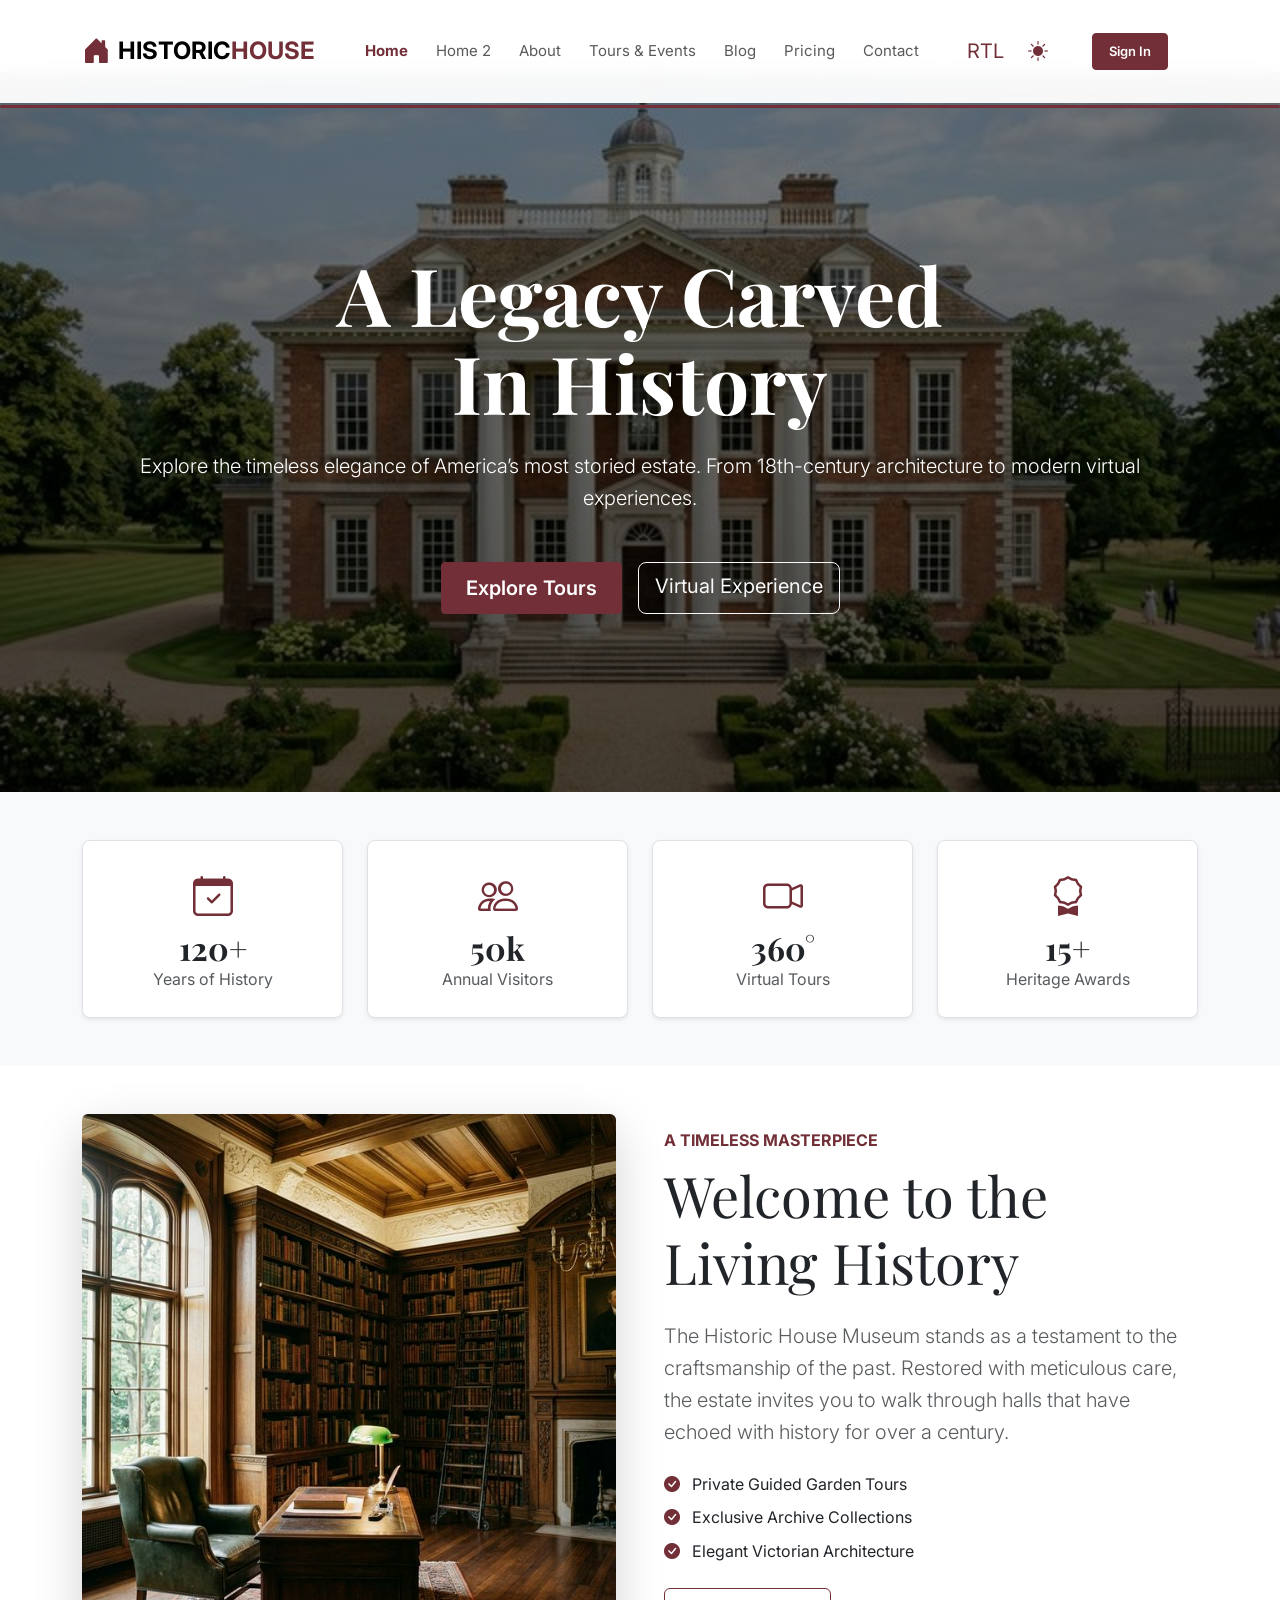
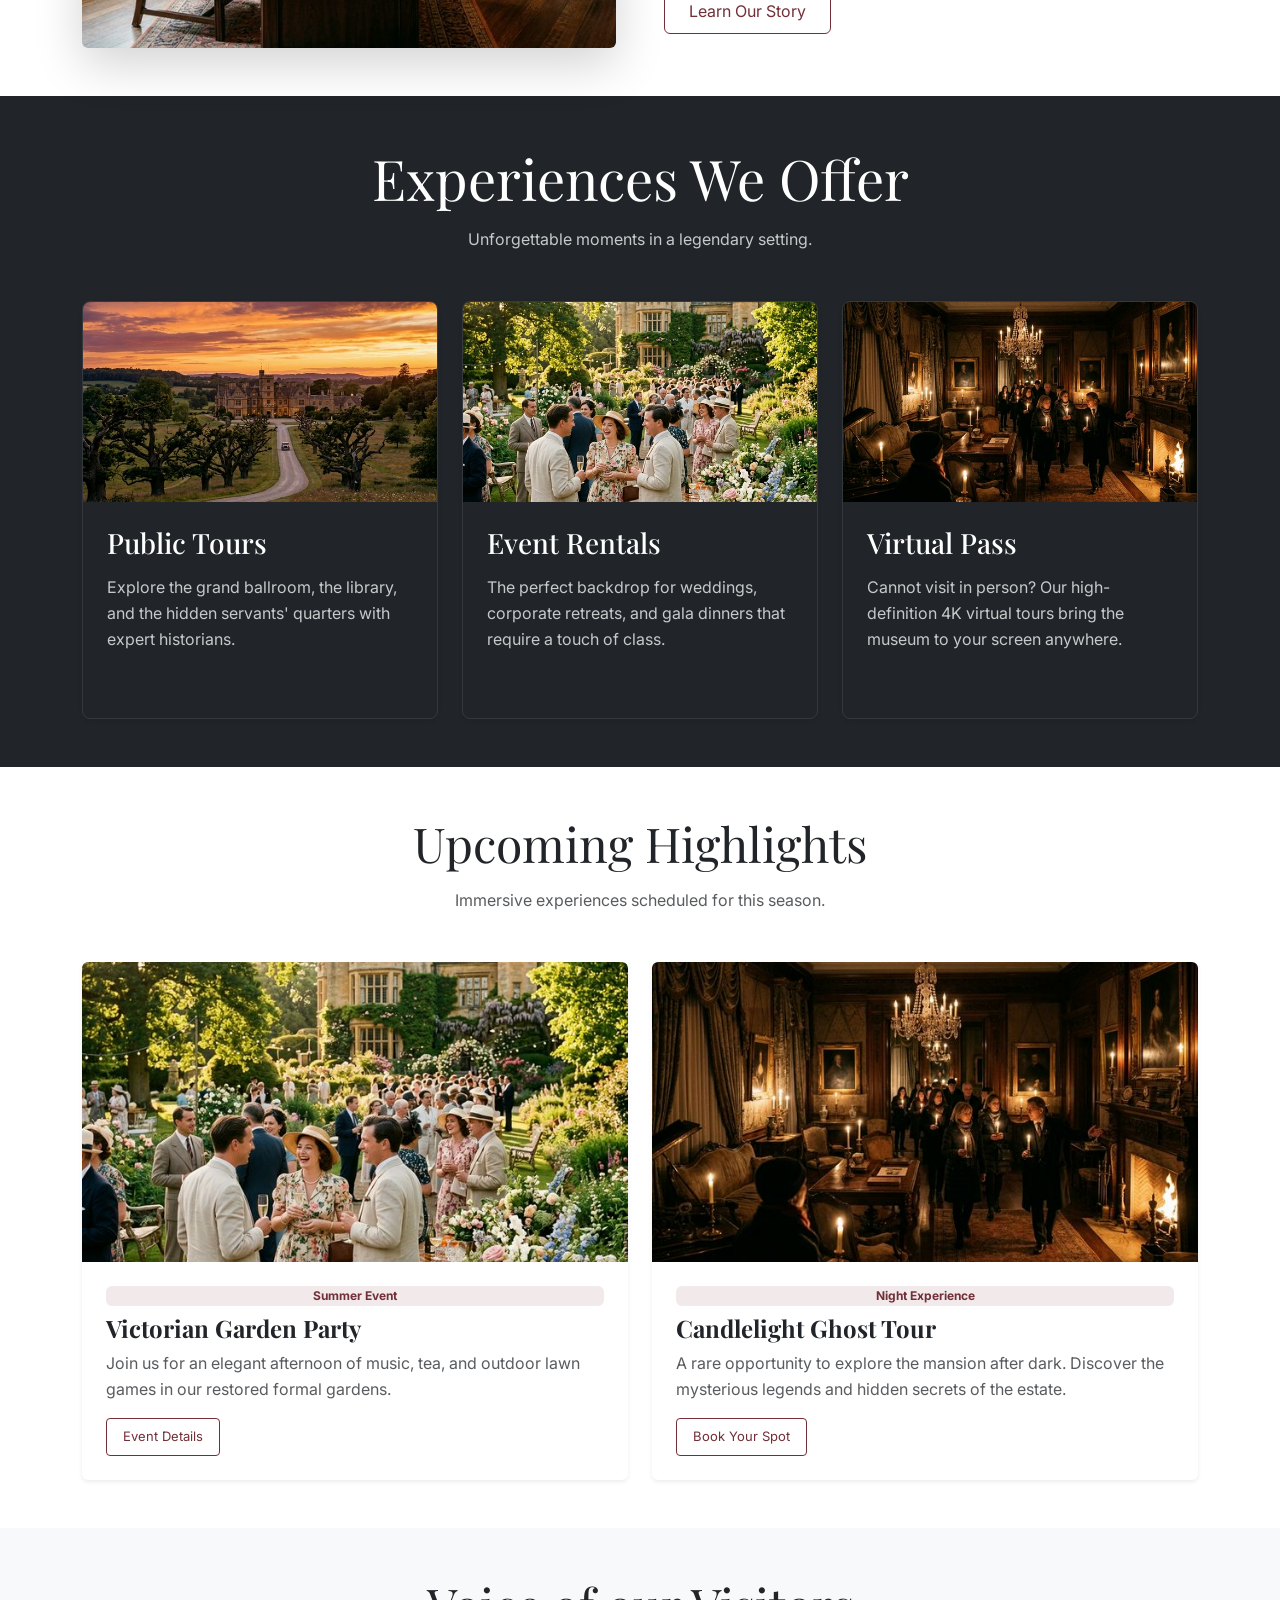
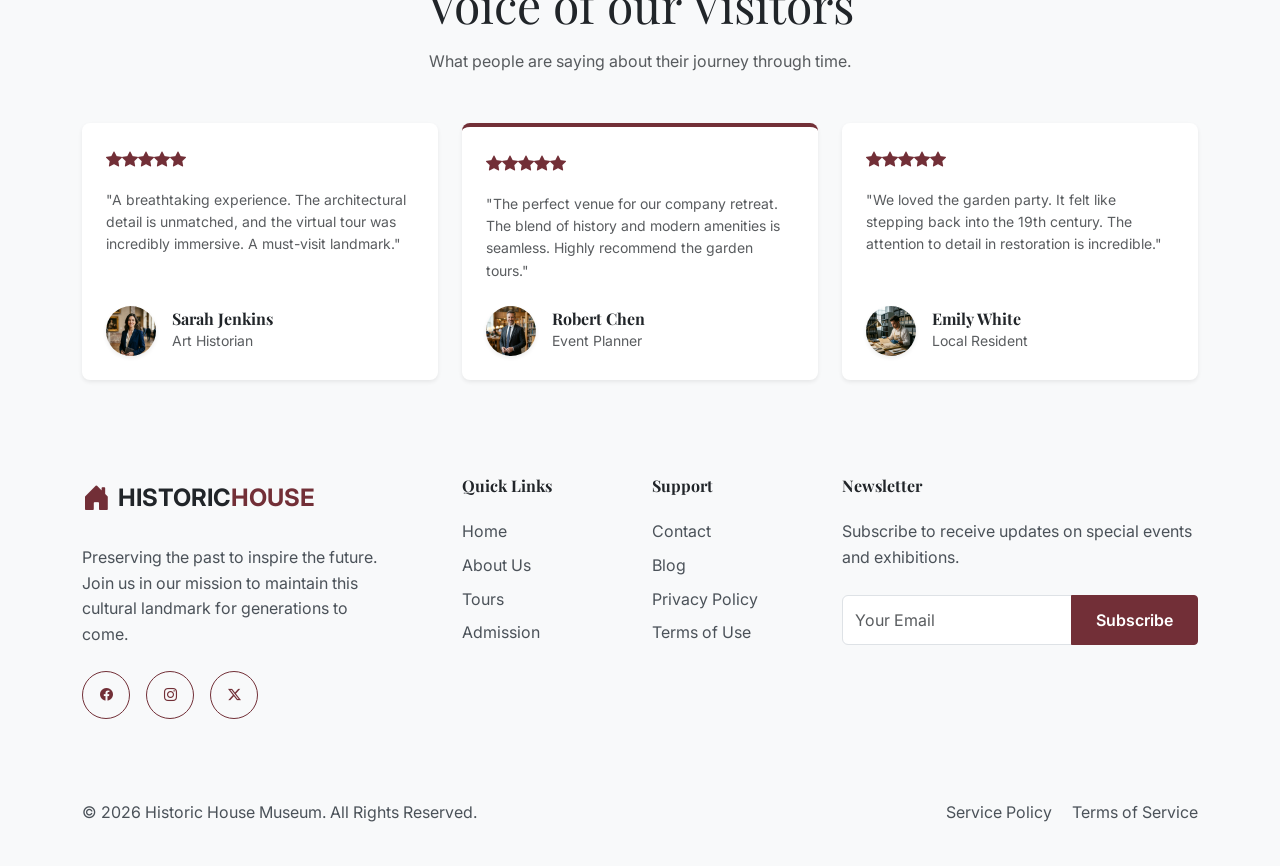
<file: index.html>
<!DOCTYPE html>
<html lang="en" data-bs-theme="light">
<head>
    <meta charset="UTF-8">
    <meta name="viewport" content="width=device-width, initial-scale=1.0">
    <title>Historic House Museum | Discover Heritage & Elegance</title>
    <meta name="description" content="Step into history at the Historic House Museum. Experience virtual tours, guided walkthroughs, and elegant event rentals in our beautifully preserved estate.">
    
    <!-- Bootstrap 5 CSS -->
    <link href="https://cdn.jsdelivr.net/npm/bootstrap@5.3.2/dist/css/bootstrap.min.css" rel="stylesheet">
    <!-- Bootstrap Icons -->
    <link rel="stylesheet" href="https://cdn.jsdelivr.net/npm/bootstrap-icons@1.11.1/font/bootstrap-icons.css">
    <!-- Google Fonts -->
    <link rel="preconnect" href="https://fonts.googleapis.com">
    <link rel="preconnect" href="https://fonts.gstatic.com" crossorigin>
    <link href="https://fonts.googleapis.com/css2?family=Inter:wght@400;500;600;700&family=Playfair+Display:wght@700;800&display=swap" rel="stylesheet">
    
    <!-- Custom CSS -->
    <link rel="stylesheet" href="assets/css/style.css">
    <link rel="icon" type="image/svg+xml" href="assets/images/favicon.svg">
    <link rel="shortcut icon" href="assets/images/favicon.svg">

    <!-- Structured Data (JSON-LD) -->
    <script type="application/ld+json">
    {
      "@context": "https://schema.org",
      "@type": "Museum",
      "name": "Historic House Museum",
      "description": "A beautifully preserved historic home offering tours and event rentals.",
      "url": "https://historichousemuseum.example.com",
      "logo": "https://historichousemuseum.example.com/assets/images/logo.png",
      "address": {
        "@type": "PostalAddress",
        "streetAddress": "123 Heritage Lane",
        "addressLocality": "Preservation City",
        "addressRegion": "ST",
        "postalCode": "12345",
        "addressCountry": "US"
      }
    }
    </script>
</head>
<body>

    <!-- Preloader -->
    <div id="preloader">
        <div class="spinner"></div>
    </div>

    <!-- Header & Navigation -->
    <nav class="navbar navbar-expand-xl fixed-top">
        <div class="container">
            <a class="navbar-brand d-flex align-items-center" href="index.html">
                <i class="bi bi-house-door-fill text-primary me-2 fs-3"></i>
                <span class="fw-bold fs-4 font-heading">HISTORIC<span class="text-primary">HOUSE</span></span>
            </a>
            
            <button class="navbar-toggler" type="button" data-bs-toggle="collapse" data-bs-target="#navbarSupportedContent" aria-controls="navbarSupportedContent" aria-label="Toggle navigation">
                <span class="navbar-toggler-icon"></span>
            </button>

            <div class="collapse navbar-collapse" id="navbarSupportedContent">
                    <ul class="navbar-nav ms-auto mb-2 mb-lg-0 align-items-center">
                        <li class="nav-item"><a class="nav-link" href="index.html">Home</a></li>
                        <li class="nav-item"><a class="nav-link" href="home2.html">Home 2</a></li>
                        <li class="nav-item"><a class="nav-link" href="about.html">About</a></li>
                        <li class="nav-item">
                            <a class="nav-link" href="services.html">Tours & Events</a>
                        </li>
                        <li class="nav-item"><a class="nav-link" href="blog.html">Blog</a></li>
                        <li class="nav-item"><a class="nav-link" href="pricing.html">Pricing</a></li>
                        <li class="nav-item"><a class="nav-link" href="contact.html">Contact</a></li>
                        <li class="nav-item ms-lg-3 d-flex align-items-center gap-2">
                            <button class="glow-toggle" id="rtl-toggle" title="Toggle RTL">
                                <span>RTL</span>
                            </button>
                            <button class="glow-toggle" id="theme-toggle" title="Toggle Theme">
                                <i class="bi bi-sun-fill"></i>
                            </button>
                        </li>
                        <li class="nav-item ms-lg-3">
                            <a href="login.html" class="btn btn-primary btn-sm px-4">Sign In</a>
                        </li>
                    </ul>
            </div>
        </div>
    </nav>

    <!-- Hero Section -->
    <header class="hero-section" style="background-image: url('assets/images/hero-home.png');">
        <div class="hero-overlay"></div>
        <div class="container hero-content text-center">
            <h1 class="display-1 fw-bold mb-4" data-aos="fade-up">A Legacy Carved <br> <span class="text-white">In History</span></h1>
            <p class="lead mb-5 px-lg-5" data-aos="fade-up" data-aos-delay="100">Explore the timeless elegance of America’s most storied estate. From 18th-century architecture to modern virtual experiences.</p>
            <div class="d-flex flex-column flex-sm-row justify-content-center gap-3" data-aos="fade-up" data-aos-delay="200">
                <a href="services.html" class="btn btn-primary btn-lg">Explore Tours</a>
                <a href="services.html" class="btn btn-outline-light btn-lg">Virtual Experience</a>
            </div>
        </div>
    </header>

    <!-- Key Features / Stats Section -->
    <section class="section-padding bg-body-tertiary">
        <div class="container">
            <div class="row g-4 text-center">
                <div class="col-md-3">
                    <div class="custom-card shadow-sm py-4">
                        <i class="bi bi-calendar-check text-primary fs-1 mb-3"></i>
                        <h3 class="h2 mb-0 fw-bold">120+</h3>
                        <p class="text-muted mb-0">Years of History</p>
                    </div>
                </div>
                <div class="col-md-3">
                    <div class="custom-card shadow-sm py-4">
                        <i class="bi bi-people text-primary fs-1 mb-3"></i>
                        <h3 class="h2 mb-0 fw-bold">50k</h3>
                        <p class="text-muted mb-0">Annual Visitors</p>
                    </div>
                </div>
                <div class="col-md-3">
                    <div class="custom-card shadow-sm py-4">
                        <i class="bi bi-camera-video text-primary fs-1 mb-3"></i>
                        <h3 class="h2 mb-0 fw-bold">360°</h3>
                        <p class="text-muted mb-0">Virtual Tours</p>
                    </div>
                </div>
                <div class="col-md-3">
                    <div class="custom-card shadow-sm py-4">
                        <i class="bi bi-award text-primary fs-1 mb-3"></i>
                        <h3 class="h2 mb-0 fw-bold">15+</h3>
                        <p class="text-muted mb-0">Heritage Awards</p>
                    </div>
                </div>
            </div>
        </div>
    </section>

    <!-- Welcome Section -->
    <section class="section-padding">
        <div class="container">
            <div class="row align-items-center g-5">
                <div class="col-lg-6">
                    <img src="assets/images/about-thumb.png" alt="Historic House Interior" class="img-fluid rounded shadow-lg" loading="lazy">
                </div>
                <div class="col-lg-6">
                    <span class="text-secondary fw-bold text-uppercase tracking-widest">A Timeless Masterpiece</span>
                    <h2 class="display-4 mt-2">Welcome to the Living History</h2>
                    <p class="lead text-muted my-4">The Historic House Museum stands as a testament to the craftsmanship of the past. Restored with meticulous care, the estate invites you to walk through halls that have echoed with history for over a century.</p>
                    <ul class="list-unstyled mb-4">
                        <li class="mb-2"><i class="bi bi-check-circle-fill text-primary me-2"></i> Private Guided Garden Tours</li>
                        <li class="mb-2"><i class="bi bi-check-circle-fill text-primary me-2"></i> Exclusive Archive Collections</li>
                        <li class="mb-2"><i class="bi bi-check-circle-fill text-primary me-2"></i> Elegant Victorian Architecture</li>
                    </ul>
                    <a href="about.html" class="btn btn-outline-primary">Learn Our Story</a>
                </div>
            </div>
        </div>
    </section>

    <!-- Services Overview -->
    <section class="section-padding bg-dark text-white">
        <div class="container text-center mb-5">
            <h2 class="display-4">Experiences We Offer</h2>
            <p class="text-muted">Unforgettable moments in a legendary setting.</p>
        </div>
        <div class="container">
            <div class="row g-4">
                <div class="col-md-4">
                    <div class="custom-card h-100 bg-transparent border-secondary border-opacity-25 text-white p-0 overflow-hidden shadow-sm">
                        <img src="assets/images/about-hero.png" class="img-fluid" alt="Public Tours" style="height: 200px; width: 100%; object-fit: cover;">
                        <div class="p-4 d-flex flex-column h-100">
                            <h3 class="h3 mb-3">Public Tours</h3>
                            <p class="text-muted">Explore the grand ballroom, the library, and the hidden servants' quarters with expert historians.</p>
                            <a href="services.html" class="text-secondary fw-bold mt-auto">Book a Tour <i class="bi bi-arrow-right"></i></a>
                        </div>
                    </div>
                </div>
                <div class="col-md-4">
                    <div class="custom-card h-100 bg-transparent border-secondary border-opacity-25 text-white p-0 overflow-hidden shadow-sm">
                        <img src="assets/images/event-garden.png" class="img-fluid" alt="Event Rentals" style="height: 200px; width: 100%; object-fit: cover;">
                        <div class="p-4 d-flex flex-column h-100">
                            <h3 class="h3 mb-3">Event Rentals</h3>
                            <p class="text-muted">The perfect backdrop for weddings, corporate retreats, and gala dinners that require a touch of class.</p>
                            <a href="services.html" class="text-secondary fw-bold mt-auto">Rental Inquiry <i class="bi bi-arrow-right"></i></a>
                        </div>
                    </div>
                </div>
                <div class="col-md-4">
                    <div class="custom-card h-100 bg-transparent border-secondary border-opacity-25 text-white p-0 overflow-hidden shadow-sm">
                        <img src="assets/images/event-candlelight.png" class="img-fluid" alt="Virtual Pass" style="height: 200px; width: 100%; object-fit: cover;">
                        <div class="p-4 d-flex flex-column h-100">
                            <h3 class="h3 mb-3">Virtual Pass</h3>
                            <p class="text-muted">Cannot visit in person? Our high-definition 4K virtual tours bring the museum to your screen anywhere.</p>
                            <a href="services.html" class="text-secondary fw-bold mt-auto">Start Tour <i class="bi bi-arrow-right"></i></a>
                        </div>
                    </div>
                </div>
            </div>
        </div>
    </section>

    <!-- Upcoming Events Gallery -->
    <section class="section-padding">
        <div class="container">
            <div class="text-center mb-5">
                <h2 class="display-5">Upcoming Highlights</h2>
                <p class="text-muted">Immersive experiences scheduled for this season.</p>
            </div>
            <div class="row g-4">
                <div class="col-md-6">
                    <div class="card border-0 shadow-sm overflow-hidden h-100 d-flex flex-column">
                        <img src="assets/images/event-garden.png" class="card-img-top" alt="Garden Party" style="height: 300px; object-fit: cover;">
                        <div class="card-body p-4 d-flex flex-column">
                            <span class="badge bg-primary-subtle text-primary mb-2">Summer Event</span>
                            <h4 class="card-title">Victorian Garden Party</h4>
                            <p class="card-text text-muted">Join us for an elegant afternoon of music, tea, and outdoor lawn games in our restored formal gardens.</p>
                            <a href="services.html" class="btn btn-outline-primary btn-sm mt-auto align-self-start">Event Details</a>
                        </div>
                    </div>
                </div>
                <div class="col-md-6">
                    <div class="card border-0 shadow-sm overflow-hidden h-100 d-flex flex-column">
                        <img src="assets/images/event-candlelight.png" class="card-img-top" alt="Candlelight Tour" style="height: 300px; object-fit: cover;">
                        <div class="card-body p-4 d-flex flex-column">
                            <span class="badge bg-secondary-subtle text-secondary mb-2">Night Experience</span>
                            <h4 class="card-title">Candlelight Ghost Tour</h4>
                            <p class="card-text text-muted">A rare opportunity to explore the mansion after dark. Discover the mysterious legends and hidden secrets of the estate.</p>
                            <a href="services.html" class="btn btn-outline-primary btn-sm mt-auto align-self-start">Book Your Spot</a>
                        </div>
                    </div>
                </div>
            </div>
        </div>
    </section>

    <!-- Visitor Testimonials -->
    <section class="section-padding bg-body-tertiary">
        <div class="container text-center mb-5">
            <h2 class="display-5">Voice of our Visitors</h2>
            <p class="text-muted">What people are saying about their journey through time.</p>
        </div>
        <div class="container">
            <div class="row g-4">
                <div class="col-md-4">
                    <div class="custom-card border-0 shadow-sm p-4 h-100 d-flex flex-column">
                        <div class="mb-3 text-secondary">
                            <i class="bi bi-star-fill"></i><i class="bi bi-star-fill"></i><i class="bi bi-star-fill"></i><i class="bi bi-star-fill"></i><i class="bi bi-star-fill"></i>
                        </div>
                        <p class="font-italic text-muted mb-4 small">"A breathtaking experience. The architectural detail is unmatched, and the virtual tour was incredibly immersive. A must-visit landmark."</p>
                        <div class="d-flex align-items-center mt-auto">
                            <img src="assets/images/visitor-sarah.png" class="rounded-circle shadow-sm" alt="Sarah Jenkins" style="width: 50px; height: 50px; object-fit: cover;">
                            <div class="ms-3 text-start">
                                <h6 class="mb-0">Sarah Jenkins</h6>
                                <span class="small text-muted">Art Historian</span>
                            </div>
                        </div>
                    </div>
                </div>
                <div class="col-md-4">
                    <div class="custom-card shadow-sm p-4 h-100 border-0 border-top border-primary border-4 d-flex flex-column">
                        <div class="mb-3 text-secondary">
                            <i class="bi bi-star-fill"></i><i class="bi bi-star-fill"></i><i class="bi bi-star-fill"></i><i class="bi bi-star-fill"></i><i class="bi bi-star-fill"></i>
                        </div>
                        <p class="font-italic text-muted mb-4 small">"The perfect venue for our company retreat. The blend of history and modern amenities is seamless. Highly recommend the garden tours."</p>
                        <div class="d-flex align-items-center mt-auto">
                            <img src="assets/images/visitor-robert.png" class="rounded-circle shadow-sm" alt="Robert Chen" style="width: 50px; height: 50px; object-fit: cover;">
                            <div class="ms-3 text-start">
                                <h6 class="mb-0">Robert Chen</h6>
                                <span class="small text-muted">Event Planner</span>
                            </div>
                        </div>
                    </div>
                </div>
                <div class="col-md-4">
                    <div class="custom-card border-0 shadow-sm p-4 h-100 d-flex flex-column">
                        <div class="mb-3 text-secondary">
                            <i class="bi bi-star-fill"></i><i class="bi bi-star-fill"></i><i class="bi bi-star-fill"></i><i class="bi bi-star-fill"></i><i class="bi bi-star-fill"></i>
                        </div>
                        <p class="font-italic text-muted mb-4 small">"We loved the garden party. It felt like stepping back into the 19th century. The attention to detail in restoration is incredible."</p>
                        <div class="d-flex align-items-center mt-auto">
                            <img src="assets/images/visitor-emily.png" class="rounded-circle shadow-sm" alt="Emily White" style="width: 50px; height: 50px; object-fit: cover;">
                            <div class="ms-3 text-start">
                                <h6 class="mb-0">Emily White</h6>
                                <span class="small text-muted">Local Resident</span>
                            </div>
                        </div>
                    </div>
                </div>
            </div>
        </div>
    </section>

    <!-- Footer -->
    <footer class="bg-body-tertiary section-padding pb-4">
        <div class="container">
            <div class="row g-4 mb-5">
                <div class="col-lg-4 col-md-6">
                    <a href="index.html" class="d-inline-flex align-items-center text-decoration-none mb-4"><i class="bi bi-house-door-fill text-primary me-2 fs-3"></i><span class="fw-bold fs-4 font-heading text-body">HISTORIC<span class="text-primary">HOUSE</span></span></a>
                    <p class="text-muted pe-lg-5">Preserving the past to inspire the future. Join us in our mission to maintain this cultural landmark for generations to come.</p>
                    <div class="d-flex gap-3 mt-4">
                        <a href="#" class="btn btn-outline-primary btn-sm rounded-circle"><i class="bi bi-facebook"></i></a>
                        <a href="#" class="btn btn-outline-primary btn-sm rounded-circle"><i class="bi bi-instagram"></i></a>
                        <a href="#" class="btn btn-outline-primary btn-sm rounded-circle"><i class="bi bi-twitter-x"></i></a>
                    </div>
                </div>
                <div class="col-lg-2 col-md-3">
                    <h6 class="fw-bold mb-4">Quick Links</h6>
                    <ul class="list-unstyled">
                        <li class="mb-2"><a href="index.html" class="text-muted">Home</a></li>
                        <li class="mb-2"><a href="about.html" class="text-muted">About Us</a></li>
                        <li class="mb-2"><a href="services.html" class="text-muted">Tours</a></li>
                        <li class="mb-2"><a href="pricing.html" class="text-muted">Admission</a></li>
                    </ul>
                </div>
                <div class="col-lg-2 col-md-3">
                    <h6 class="fw-bold mb-4">Support</h6>
                    <ul class="list-unstyled">
                        <li class="mb-2"><a href="contact.html" class="text-muted">Contact</a></li>
                        <li class="mb-2"><a href="blog.html" class="text-muted">Blog</a></li>
                        <li class="mb-2"><a href="#" class="text-muted">Privacy Policy</a></li>
                        <li class="mb-2"><a href="#" class="text-muted">Terms of Use</a></li>
                    </ul>
                </div>
                <div class="col-lg-4 col-md-6">
                    <h6 class="fw-bold mb-4">Newsletter</h6>
                    <p class="text-muted mb-4">Subscribe to receive updates on special events and exhibitions.</p>
                    <form class="input-group mb-3 needs-validation" novalidate>
                        <input type="email" class="form-control" placeholder="Your Email" required>
                        <button class="btn btn-primary" type="submit">Subscribe</button>
                    </form>
                </div>
            </div>
            <hr class="border-secondary opacity-25">
            <div class="row py-3">
                <div class="col-md-6 text-center text-md-start">
                    <p class="text-muted mb-0">&copy; 2026 Historic House Museum. All Rights Reserved.</p>
                </div>
                <div class="col-md-6 text-center text-md-end">
                    <p class="text-muted mb-0">
                        <a href="#" class="text-muted text-decoration-none me-3">Service Policy</a>
                        <a href="#" class="text-muted text-decoration-none">Terms of Service</a>
                    </p>
                </div>
            </div>
        </div>
    </footer>

    <!-- Bootstrap 5 JS Bundle -->
    <script src="https://cdn.jsdelivr.net/npm/bootstrap@5.3.2/dist/js/bootstrap.bundle.min.js"></script>
    <!-- Custom JS -->
    <script src="assets/js/main.js"></script>
</body>
</html>
</file>
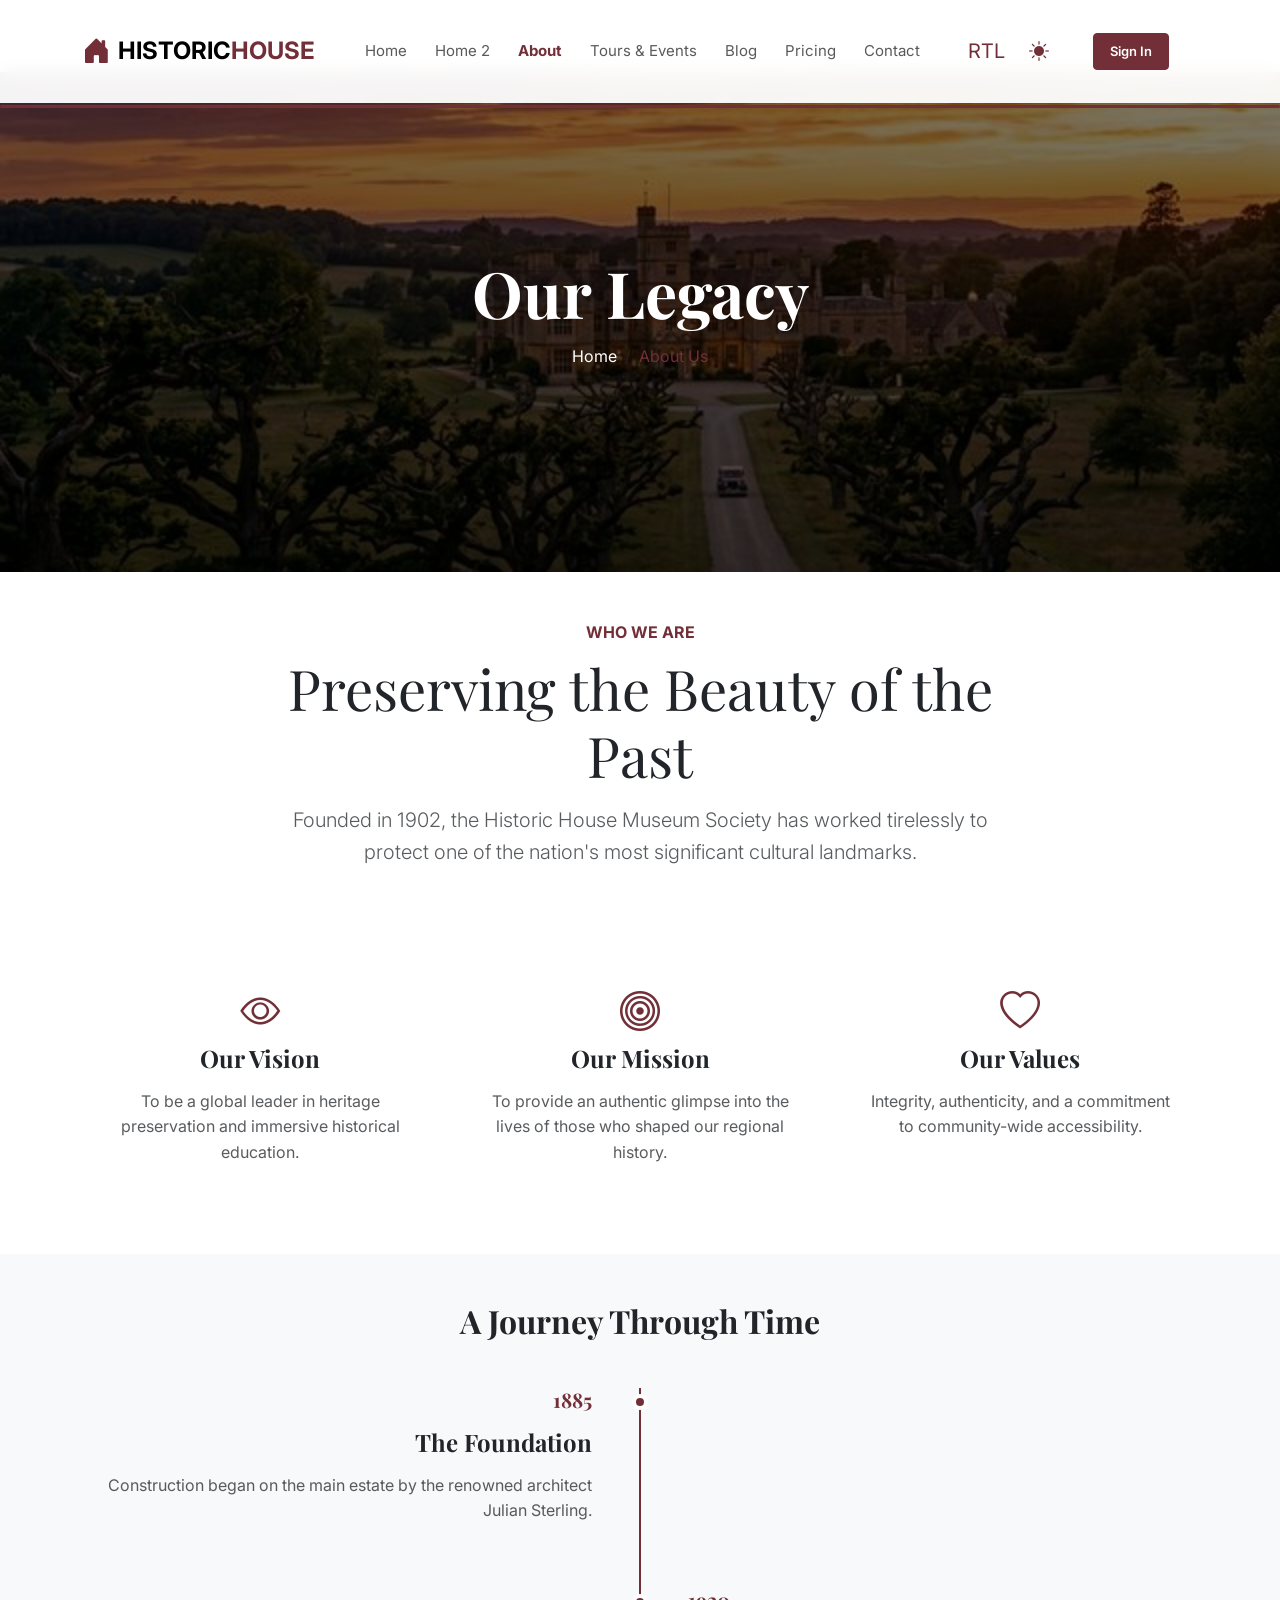
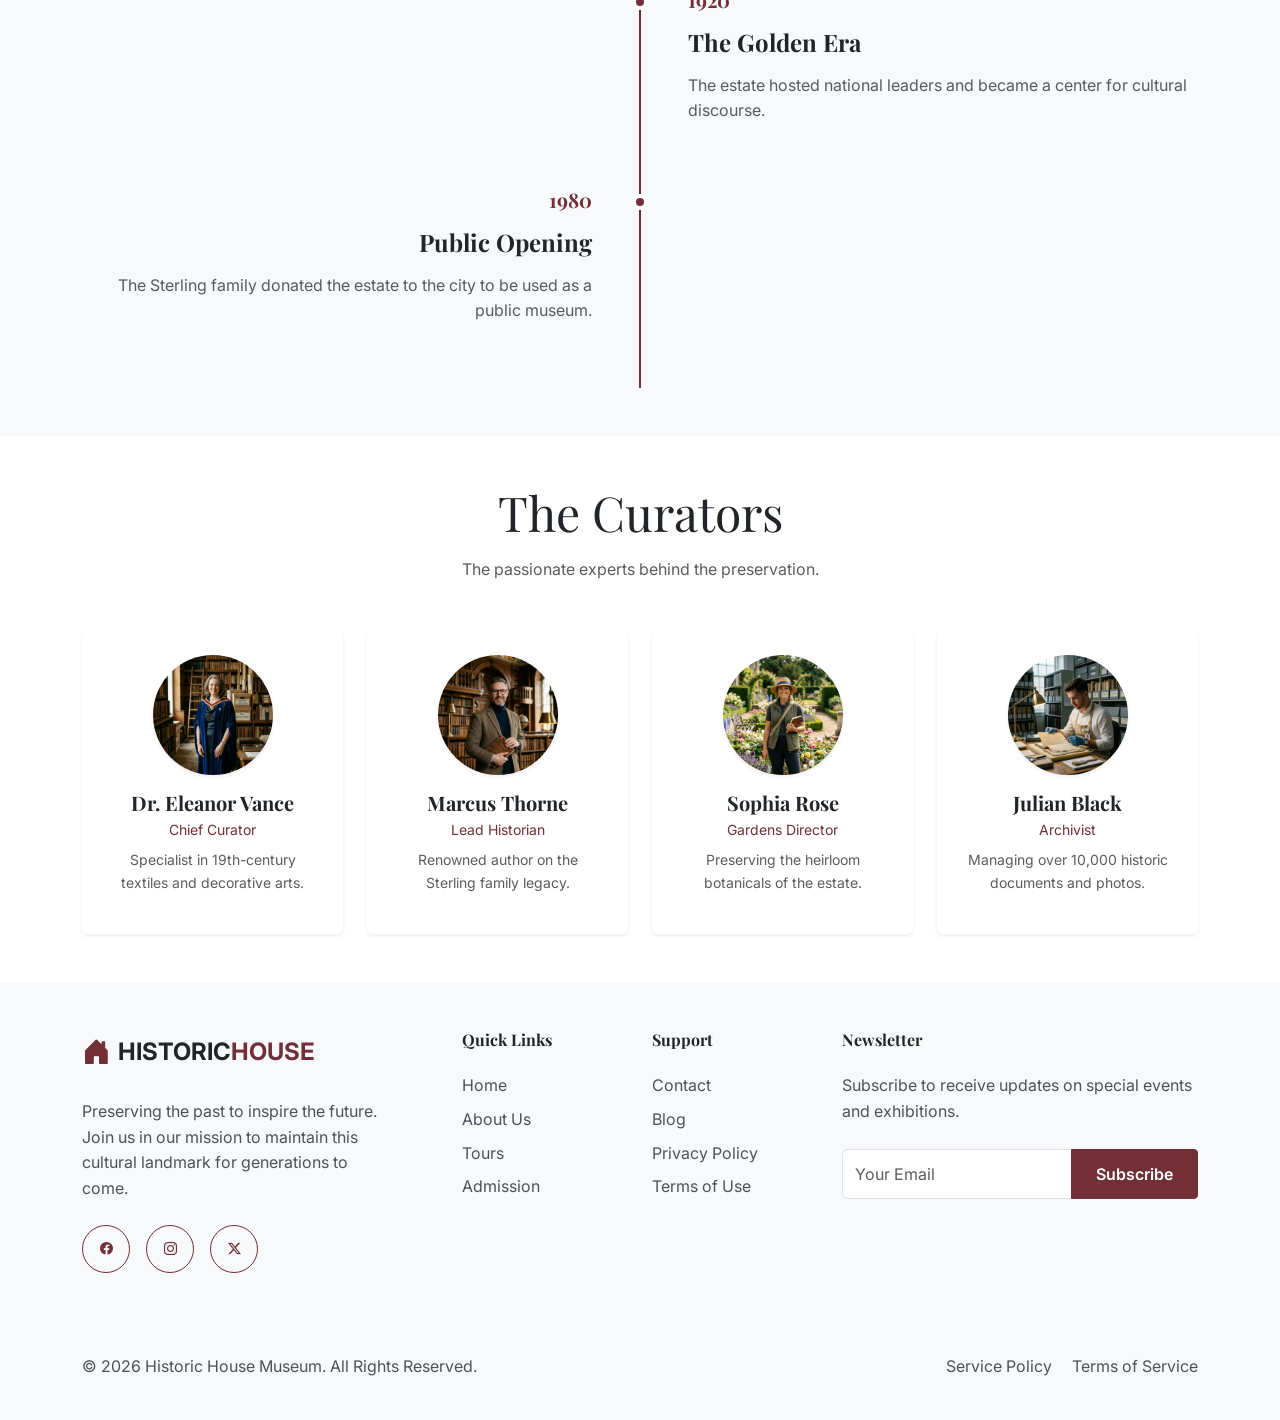
<file: about.html>
<!DOCTYPE html>
<html lang="en" data-bs-theme="light">
<head>
    <meta charset="UTF-8">
    <meta name="viewport" content="width=device-width, initial-scale=1.0">
    <title>Our Story | Historic House Museum</title>
    <meta name="description" content="Discover the history, mission, and people behind the Historic House Museum. A journey of preservation and education.">
    
    <!-- Bootstrap 5 CSS -->
    <link href="https://cdn.jsdelivr.net/npm/bootstrap@5.3.2/dist/css/bootstrap.min.css" rel="stylesheet">
    <!-- Bootstrap Icons -->
    <link rel="stylesheet" href="https://cdn.jsdelivr.net/npm/bootstrap-icons@1.11.1/font/bootstrap-icons.css">
    <!-- Google Fonts -->
    <link rel="preconnect" href="https://fonts.googleapis.com">
    <link rel="preconnect" href="https://fonts.gstatic.com" crossorigin>
    <link href="https://fonts.googleapis.com/css2?family=Inter:wght@400;500;600;700&family=Playfair+Display:wght@700;800&display=swap" rel="stylesheet">
    
    <!-- Custom CSS -->
    <link rel="stylesheet" href="assets/css/style.css">
    <link rel="icon" type="image/svg+xml" href="assets/images/favicon.svg">
    <link rel="shortcut icon" href="assets/images/favicon.svg">
</head>
<body>

    <!-- Preloader -->
    <div id="preloader">
        <div class="spinner"></div>
    </div>

    <!-- Header & Navigation -->
    <nav class="navbar navbar-expand-xl fixed-top">
        <div class="container">
            <a class="navbar-brand d-flex align-items-center" href="index.html">
                <i class="bi bi-house-door-fill text-primary me-2 fs-3"></i>
                <span class="fw-bold fs-4 font-heading">HISTORIC<span class="text-primary">HOUSE</span></span>
            </a>
            
            <button class="navbar-toggler" type="button" data-bs-toggle="collapse" data-bs-target="#navbarSupportedContent" aria-controls="navbarSupportedContent" aria-label="Toggle navigation">
                <span class="navbar-toggler-icon"></span>
            </button>

            <div class="collapse navbar-collapse" id="navbarSupportedContent">
                    <ul class="navbar-nav ms-auto mb-2 mb-lg-0 align-items-center">
                        <li class="nav-item"><a class="nav-link" href="index.html">Home</a></li>
                        <li class="nav-item"><a class="nav-link" href="home2.html">Home 2</a></li>
                        <li class="nav-item"><a class="nav-link" href="about.html">About</a></li>
                        <li class="nav-item">
                            <a class="nav-link" href="services.html">Tours & Events</a>
                        </li>
                        <li class="nav-item"><a class="nav-link" href="blog.html">Blog</a></li>
                        <li class="nav-item"><a class="nav-link" href="pricing.html">Pricing</a></li>
                        <li class="nav-item"><a class="nav-link" href="contact.html">Contact</a></li>
                        <li class="nav-item ms-lg-3 d-flex align-items-center gap-2">
                            <button class="glow-toggle" id="rtl-toggle" title="Toggle RTL">
                                <span>RTL</span>
                            </button>
                            <button class="glow-toggle" id="theme-toggle" title="Toggle Theme">
                                <i class="bi bi-sun-fill"></i>
                            </button>
                        </li>
                        <li class="nav-item ms-lg-3">
                            <a href="login.html" class="btn btn-primary btn-sm px-4">Sign In</a>
                        </li>
                    </ul>
            </div>
        </div>
    </nav>

    <!-- Page Hero -->
    <header class="hero-section" style="background-image: url('assets/images/about-hero.png'); height: 50vh;">
        <div class="hero-overlay"></div>
        <div class="container hero-content text-center">
            <h1 class="display-3 fw-bold mb-3">Our Legacy</h1>
            <nav aria-label="breadcrumb">
                <ol class="breadcrumb justify-content-center">
                    <li class="breadcrumb-item"><a href="index.html" class="text-white">Home</a></li>
                    <li class="breadcrumb-item active text-secondary" aria-current="page">About Us</li>
                </ol>
            </nav>
        </div>
    </header>

    <!-- Mission Section -->
    <section class="section-padding">
        <div class="container">
            <div class="row justify-content-center text-center mb-5">
                <div class="col-lg-8">
                    <span class="text-primary fw-bold text-uppercase">Who We Are</span>
                    <h2 class="display-4 mt-2">Preserving the Beauty of the Past</h2>
                    <p class="lead text-muted">Founded in 1902, the Historic House Museum Society has worked tirelessly to protect one of the nation's most significant cultural landmarks.</p>
                </div>
            </div>
            <div class="row g-4 mt-4">
                <div class="col-md-4">
                    <div class="text-center p-4">
                        <i class="bi bi-eye text-primary fs-1 mb-3"></i>
                        <h4>Our Vision</h4>
                        <p class="text-muted">To be a global leader in heritage preservation and immersive historical education.</p>
                    </div>
                </div>
                <div class="col-md-4">
                    <div class="text-center p-4">
                        <i class="bi bi-bullseye text-primary fs-1 mb-3"></i>
                        <h4>Our Mission</h4>
                        <p class="text-muted">To provide an authentic glimpse into the lives of those who shaped our regional history.</p>
                    </div>
                </div>
                <div class="col-md-4">
                    <div class="text-center p-4">
                        <i class="bi bi-heart text-primary fs-1 mb-3"></i>
                        <h4>Our Values</h4>
                        <p class="text-muted">Integrity, authenticity, and a commitment to community-wide accessibility.</p>
                    </div>
                </div>
            </div>
        </div>
    </section>

    <!-- Timeline Section -->
    <section class="section-padding bg-body-tertiary">
        <div class="container">
            <h2 class="text-center mb-5">A Journey Through Time</h2>
            <div class="timeline position-relative">
                <!-- Centered vertical line -->
                <div class="timeline-line position-absolute top-0 bottom-0 start-50 translate-middle-x"></div>
                
                <!-- Timeline items -->
                <div class="row g-0 position-relative">
                    <!-- 1885 - Left side -->
                    <div class="col-md-6 text-md-end pe-md-5 pb-5">
                        <div class="timeline-item">
                            <div class="timeline-dot bg-primary border border-4 border-white rounded-circle position-absolute start-50 translate-middle-x"></div>
                            <h5 class="text-primary fw-bold">1885</h5>
                            <h4>The Foundation</h4>
                            <p class="text-muted">Construction began on the main estate by the renowned architect Julian Sterling.</p>
                        </div>
                    </div>
                    <!-- Right side spacer -->
                    <div class="col-md-6 ps-md-5 pb-5">
                        <!-- Empty for alternating layout -->
                    </div>
                    
                    <!-- Left side spacer -->
                    <div class="col-md-6 text-md-end pe-md-5 pb-5">
                        <!-- Empty for alternating layout -->
                    </div>
                    <!-- 1920 - Right side -->
                    <div class="col-md-6 ps-md-5 pb-5">
                        <div class="timeline-item">
                            <div class="timeline-dot bg-primary border border-4 border-white rounded-circle position-absolute start-50 translate-middle-x"></div>
                            <h5 class="text-primary fw-bold">1920</h5>
                            <h4>The Golden Era</h4>
                            <p class="text-muted">The estate hosted national leaders and became a center for cultural discourse.</p>
                        </div>
                    </div>
                    
                    <!-- 1980 - Left side -->
                    <div class="col-md-6 text-md-end pe-md-5 pb-5">
                        <div class="timeline-item">
                            <div class="timeline-dot bg-primary border border-4 border-white rounded-circle position-absolute start-50 translate-middle-x"></div>
                            <h5 class="text-primary fw-bold">1980</h5>
                            <h4>Public Opening</h4>
                            <p class="text-muted">The Sterling family donated the estate to the city to be used as a public museum.</p>
                        </div>
                    </div>
                    <!-- Right side spacer -->
                    <div class="col-md-6 ps-md-5 pb-5">
                        <!-- Empty for alternating layout -->
                    </div>
                </div>
            </div>
        </div>
    </section>

    <!-- Board Members -->
    <section class="section-padding">
        <div class="container">
            <div class="text-center mb-5">
                <h2 class="display-5">The Curators</h2>
                <p class="text-muted">The passionate experts behind the preservation.</p>
            </div>
            <div class="row g-4">
                <div class="col-lg-3 col-md-6">
                    <div class="card border-0 shadow-sm text-center">
                        <div class="p-4">
                            <img src="assets/images/team-curator.png" alt="Dr. Eleanor Vance" class="img-fluid rounded-circle shadow-sm mb-3 d-block mx-auto" style="width: 120px; height: 120px; object-fit: cover;">
                            <h5 class="mb-1">Dr. Eleanor Vance</h5>
                            <p class="text-primary small mb-2">Chief Curator</p>
                            <p class="text-muted small">Specialist in 19th-century textiles and decorative arts.</p>
                        </div>
                    </div>
                </div>
                <div class="col-lg-3 col-md-6">
                    <div class="card border-0 shadow-sm text-center">
                        <div class="p-4">
                            <img src="assets/images/team-historian.png" alt="Marcus Thorne" class="img-fluid rounded-circle shadow-sm mb-3 d-block mx-auto" style="width: 120px; height: 120px; object-fit: cover;">
                            <h5 class="mb-1">Marcus Thorne</h5>
                            <p class="text-primary small mb-2">Lead Historian</p>
                            <p class="text-muted small">Renowned author on the Sterling family legacy.</p>
                        </div>
                    </div>
                </div>
                <div class="col-lg-3 col-md-6">
                    <div class="card border-0 shadow-sm text-center">
                        <div class="p-4">
                            <img src="assets/images/team-gardens.png" alt="Sophia Rose" class="img-fluid rounded-circle shadow-sm mb-3 d-block mx-auto" style="width: 120px; height: 120px; object-fit: cover;">
                            <h5 class="mb-1">Sophia Rose</h5>
                            <p class="text-primary small mb-2">Gardens Director</p>
                            <p class="text-muted small">Preserving the heirloom botanicals of the estate.</p>
                        </div>
                    </div>
                </div>
                <div class="col-lg-3 col-md-6">
                    <div class="card border-0 shadow-sm text-center">
                        <div class="p-4">
                            <img src="assets/images/team-archivist.png" alt="Julian Black" class="img-fluid rounded-circle shadow-sm mb-3 d-block mx-auto" style="width: 120px; height: 120px; object-fit: cover;">
                            <h5 class="mb-1">Julian Black</h5>
                            <p class="text-primary small mb-2">Archivist</p>
                            <p class="text-muted small">Managing over 10,000 historic documents and photos.</p>
                        </div>
                    </div>
                </div>
            </div>
        </div>
    </section>

    <!-- Footer -->
    <footer class="bg-body-tertiary section-padding pb-4">
        <div class="container">
            <div class="row g-4 mb-5">
                <div class="col-lg-4 col-md-6">
                    <a href="index.html" class="d-inline-flex align-items-center text-decoration-none mb-4"><i class="bi bi-house-door-fill text-primary me-2 fs-3"></i><span class="fw-bold fs-4 font-heading text-body">HISTORIC<span class="text-primary">HOUSE</span></span></a>
                    <p class="text-muted pe-lg-5">Preserving the past to inspire the future. Join us in our mission to maintain this cultural landmark for generations to come.</p>
                    <div class="d-flex gap-3 mt-4">
                        <a href="#" class="btn btn-outline-primary btn-sm rounded-circle"><i class="bi bi-facebook"></i></a>
                        <a href="#" class="btn btn-outline-primary btn-sm rounded-circle"><i class="bi bi-instagram"></i></a>
                        <a href="#" class="btn btn-outline-primary btn-sm rounded-circle"><i class="bi bi-twitter-x"></i></a>
                    </div>
                </div>
                <div class="col-lg-2 col-md-3">
                    <h6 class="fw-bold mb-4">Quick Links</h6>
                    <ul class="list-unstyled">
                        <li class="mb-2"><a href="index.html" class="text-muted">Home</a></li>
                        <li class="mb-2"><a href="about.html" class="text-muted">About Us</a></li>
                        <li class="mb-2"><a href="services.html" class="text-muted">Tours</a></li>
                        <li class="mb-2"><a href="pricing.html" class="text-muted">Admission</a></li>
                    </ul>
                </div>
                <div class="col-lg-2 col-md-3">
                    <h6 class="fw-bold mb-4">Support</h6>
                    <ul class="list-unstyled">
                        <li class="mb-2"><a href="contact.html" class="text-muted">Contact</a></li>
                        <li class="mb-2"><a href="blog.html" class="text-muted">Blog</a></li>
                        <li class="mb-2"><a href="#" class="text-muted">Privacy Policy</a></li>
                        <li class="mb-2"><a href="#" class="text-muted">Terms of Use</a></li>
                    </ul>
                </div>
                <div class="col-lg-4 col-md-6">
                    <h6 class="fw-bold mb-4">Newsletter</h6>
                    <p class="text-muted mb-4">Subscribe to receive updates on special events and exhibitions.</p>
                    <form class="input-group mb-3 needs-validation" novalidate>
                        <input type="email" class="form-control" placeholder="Your Email" required>
                        <button class="btn btn-primary" type="submit">Subscribe</button>
                    </form>
                </div>
            </div>
            <hr class="border-secondary opacity-25">
            <div class="row py-3">
                <div class="col-md-6 text-center text-md-start">
                    <p class="text-muted mb-0">&copy; 2026 Historic House Museum. All Rights Reserved.</p>
                </div>
                <div class="col-md-6 text-center text-md-end">
                    <p class="text-muted mb-0">
                        <a href="#" class="text-muted text-decoration-none me-3">Service Policy</a>
                        <a href="#" class="text-muted text-decoration-none">Terms of Service</a>
                    </p>
                </div>
            </div>
        </div>
    </footer>

    <!-- Bootstrap 5 JS Bundle -->
    <script src="https://cdn.jsdelivr.net/npm/bootstrap@5.3.2/dist/js/bootstrap.bundle.min.js"></script>
    <!-- Custom JS -->
    <script src="assets/js/main.js"></script>
</body>
</html>
</file>
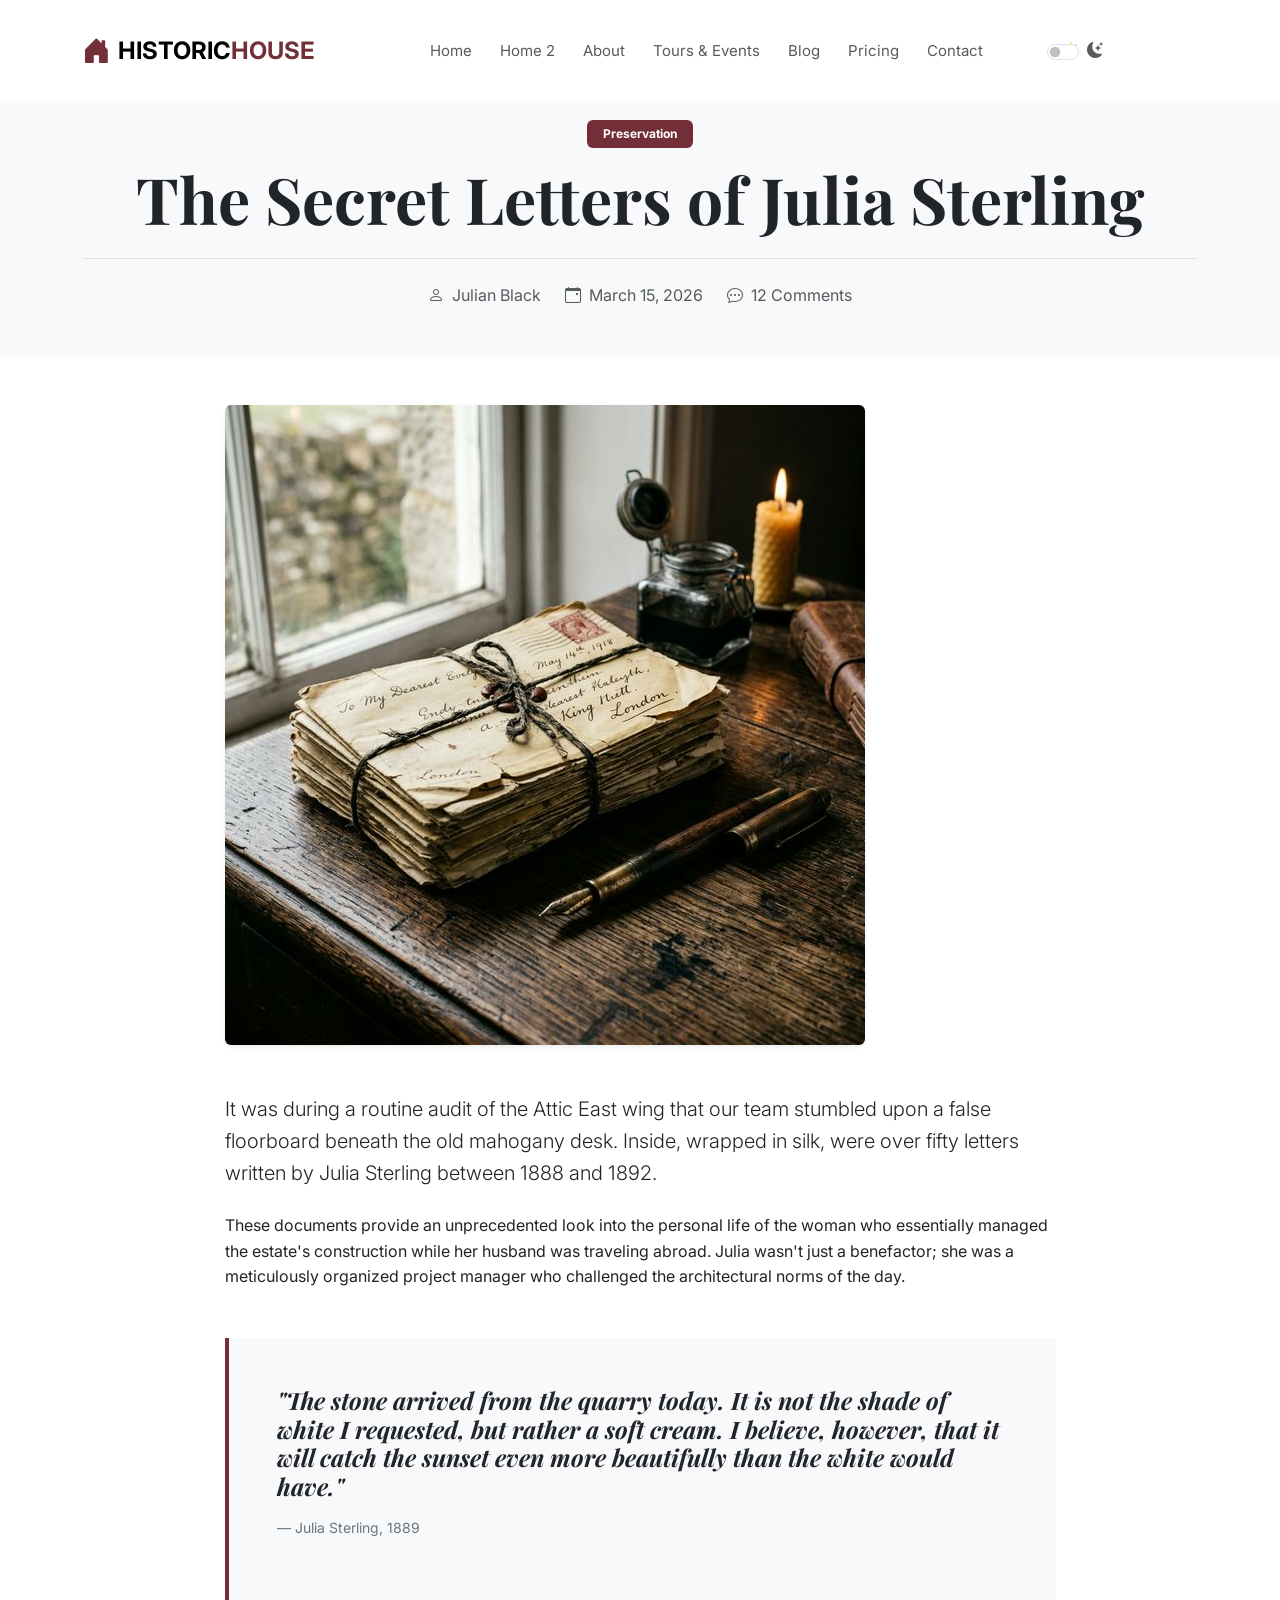
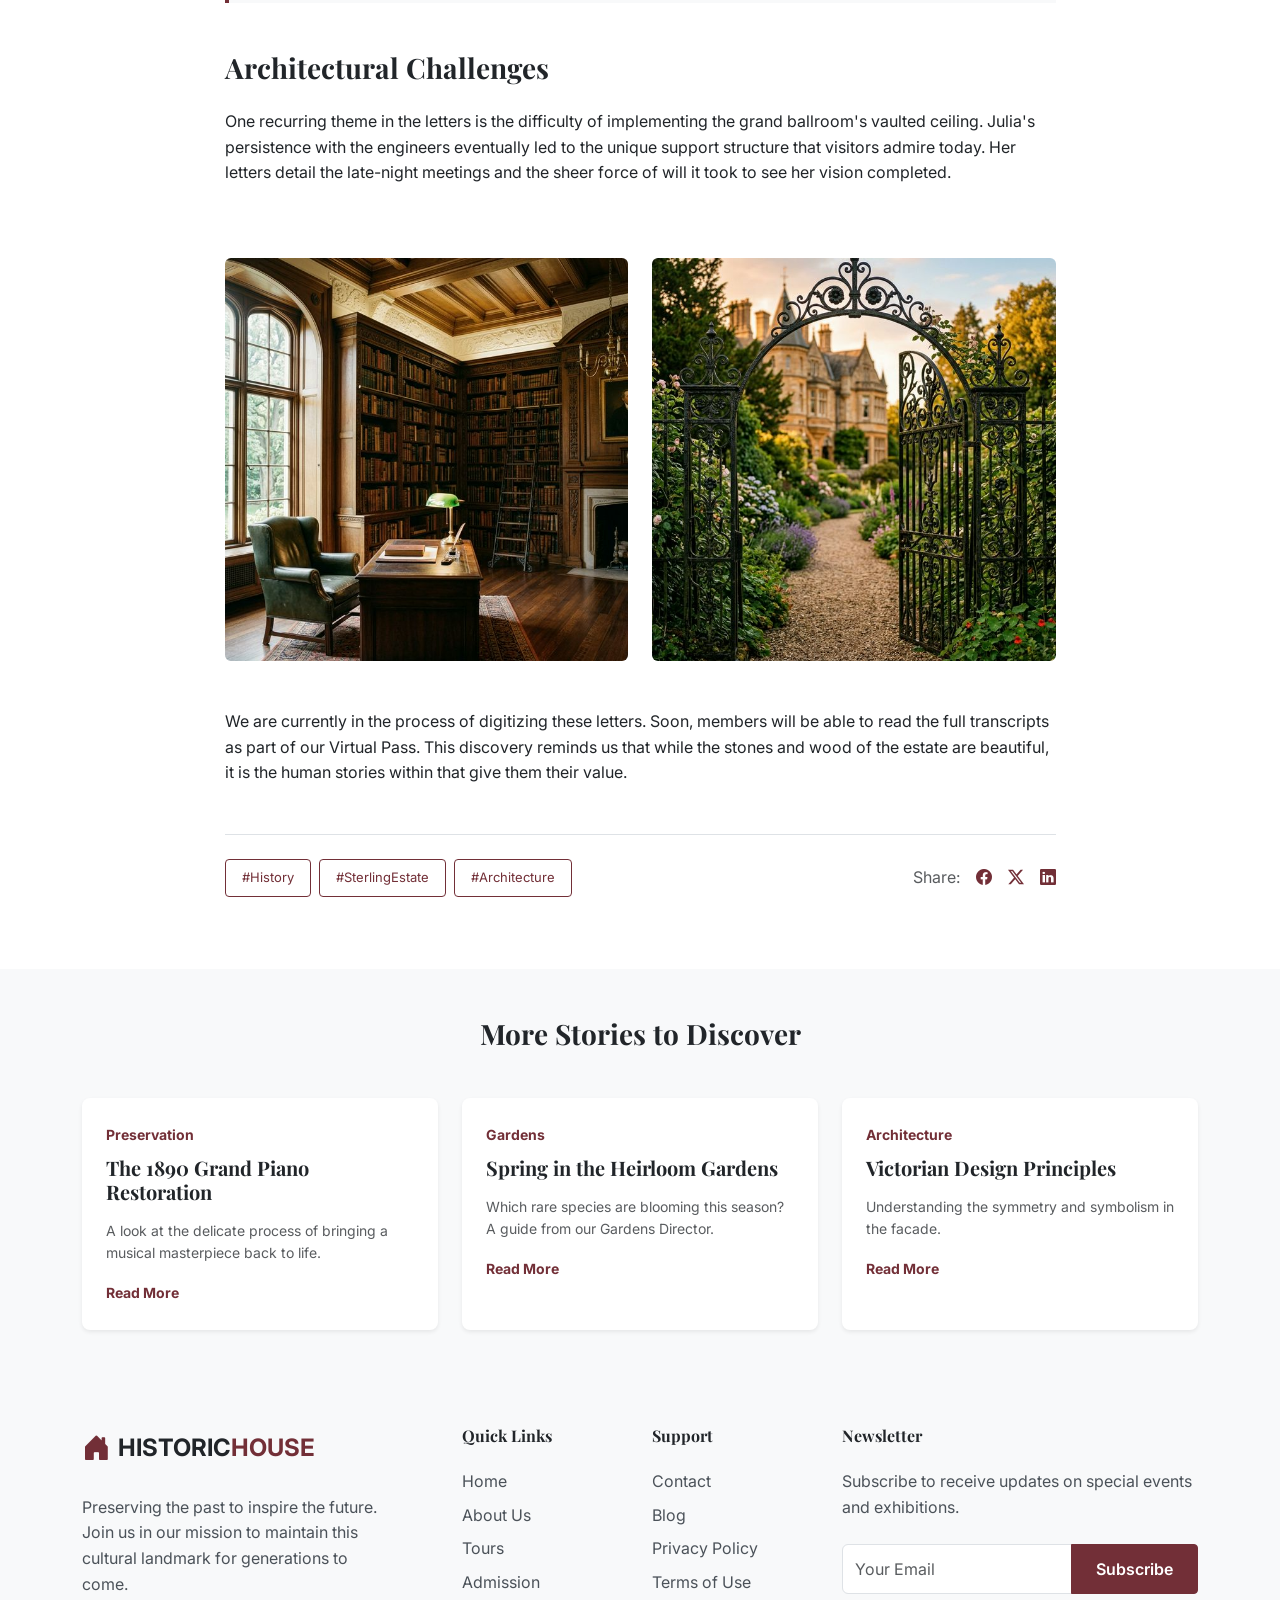
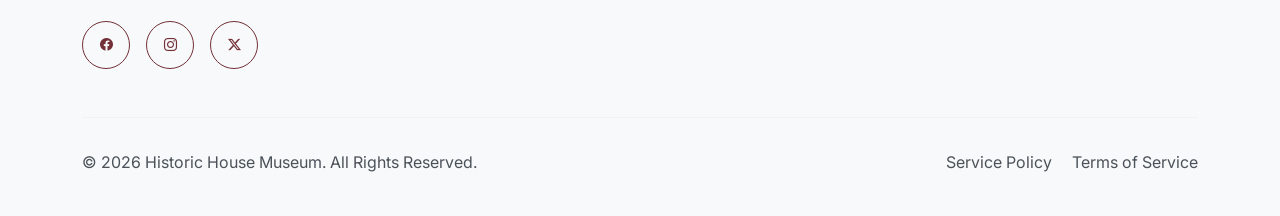
<file: blog-details.html>
<!DOCTYPE html>
<html lang="en" data-bs-theme="light">
<head>
    <meta charset="UTF-8">
    <meta name="viewport" content="width=device-width, initial-scale=1.0">
    <title>The Secret Letters of Julia Sterling | Museum Journal</title>
    <meta name="description" content="A deep dive into the recently discovered letters of Julia Sterling and what they tell us about the estate's history.">
    
    <!-- Bootstrap 5 CSS -->
    <link href="https://cdn.jsdelivr.net/npm/bootstrap@5.3.2/dist/css/bootstrap.min.css" rel="stylesheet">
    <!-- Bootstrap Icons -->
    <link rel="stylesheet" href="https://cdn.jsdelivr.net/npm/bootstrap-icons@1.11.1/font/bootstrap-icons.css">
    <!-- Google Fonts -->
    <link rel="preconnect" href="https://fonts.googleapis.com">
    <link rel="preconnect" href="https://fonts.gstatic.com" crossorigin>
    <link href="https://fonts.googleapis.com/css2?family=Inter:wght@400;500;600;700&family=Playfair+Display:wght@700;800&display=swap" rel="stylesheet">
    
    <!-- Custom CSS -->
    <link rel="stylesheet" href="assets/css/style.css">
    <link rel="icon" type="image/svg+xml" href="assets/images/favicon.svg">
    <link rel="shortcut icon" href="assets/images/favicon.svg">
</head>
<body>

    <!-- Preloader -->
    <div id="preloader">
        <div class="spinner"></div>
    </div>

    <!-- Header & Navigation -->
    <nav class="navbar navbar-expand-xl fixed-top">
        <div class="container">
            <a class="navbar-brand d-flex align-items-center" href="index.html">
                <i class="bi bi-house-door-fill text-primary me-2 fs-3"></i>
                <span class="fw-bold fs-4 font-heading">HISTORIC<span class="text-primary">HOUSE</span></span>
            </a>
            
            <button class="navbar-toggler" type="button" data-bs-toggle="collapse" data-bs-target="#navbarSupportedContent" aria-controls="navbarSupportedContent" aria-label="Toggle navigation">
                <span class="navbar-toggler-icon"></span>
            </button>

            <div class="collapse navbar-collapse" id="navbarSupportedContent">
                    <ul class="navbar-nav ms-auto mb-2 mb-lg-0 align-items-center">
                        <li class="nav-item"><a class="nav-link" href="index.html">Home</a></li>
                        <li class="nav-item"><a class="nav-link" href="home2.html">Home 2</a></li>
                        <li class="nav-item"><a class="nav-link" href="about.html">About</a></li>
                        <li class="nav-item">
                            <a class="nav-link" href="services.html">Tours & Events</a>
                        </li>
                        <li class="nav-item"><a class="nav-link active" href="blog.html">Blog</a></li>
                        <li class="nav-item"><a class="nav-link" href="pricing.html">Pricing</a></li>
                        <li class="nav-item"><a class="nav-link" href="contact.html">Contact</a></li>
                        <li class="nav-item ms-lg-3">
                            <div class="form-check form-switch d-flex align-items-center">
                                <i class="bi bi-sun-fill me-2 text-warning"></i>
                                <input class="form-check-input me-2" type="checkbox" id="theme-toggle" role="switch">
                                <i class="bi bi-moon-stars-fill text-muted"></i>
                            </div>
                        </li>
                    </ul>
            </div>
        </div>
    </nav>

    <!-- Blog Header -->
    <header class="section-padding pt-5 bg-light mb-5">
        <div class="container text-center">
            <span class="badge bg-primary px-3 py-2 mb-3">Preservation</span>
            <h1 class="display-3 fw-bold mb-4 px-lg-5">The Secret Letters of Julia Sterling</h1>
            <div class="d-flex justify-content-center align-items-center gap-4 text-muted border-top pt-4">
                <div class="d-flex align-items-center"><i class="bi bi-person me-2"></i> Julian Black</div>
                <div class="d-flex align-items-center"><i class="bi bi-calendar-event me-2"></i> March 15, 2026</div>
                <div class="d-flex align-items-center"><i class="bi bi-chat-dots me-2"></i> 12 Comments</div>
            </div>
        </div>
    </header>

    <!-- Blog Content -->
    <article class="mb-5">
        <div class="container">
            <div class="row justify-content-center">
                <div class="col-lg-9">
                    <img src="assets/images/blog-hero.png" alt="Letters" class="img-fluid rounded shadow-sm mb-5">
                    
                    <p class="lead mb-4">It was during a routine audit of the Attic East wing that our team stumbled upon a false floorboard beneath the old mahogany desk. Inside, wrapped in silk, were over fifty letters written by Julia Sterling between 1888 and 1892.</p>
                    
                    <p>These documents provide an unprecedented look into the personal life of the woman who essentially managed the estate's construction while her husband was traveling abroad. Julia wasn't just a benefactor; she was a meticulously organized project manager who challenged the architectural norms of the day.</p>
                    
                    <blockquote class="p-5 my-5 bg-light border-start border-primary border-4">
                        <h4 class="fst-italic">"The stone arrived from the quarry today. It is not the shade of white I requested, but rather a soft cream. I believe, however, that it will catch the sunset even more beautifully than the white would have."</h4>
                        <footer class="blockquote-footer mt-2">Julia Sterling, 1889</footer>
                    </blockquote>

                    <h3 class="mb-4">Architectural Challenges</h3>
                    <p>One recurring theme in the letters is the difficulty of implementing the grand ballroom's vaulted ceiling. Julia's persistence with the engineers eventually led to the unique support structure that visitors admire today. Her letters detail the late-night meetings and the sheer force of will it took to see her vision completed.</p>
                    
                    <div class="row g-4 my-5">
                        <div class="col-6">
                            <img src="assets/images/about-thumb.png" class="img-fluid rounded" alt="Detail 1">
                        </div>
                        <div class="col-6">
                            <img src="assets/images/hero-home2.png" class="img-fluid rounded" alt="Detail 2">
                        </div>
                    </div>

                    <p>We are currently in the process of digitizing these letters. Soon, members will be able to read the full transcripts as part of our Virtual Pass. This discovery reminds us that while the stones and wood of the estate are beautiful, it is the human stories within that give them their value.</p>
                    
                    <!-- Share & Tags -->
                    <div class="d-flex justify-content-between align-items-center mt-5 py-4 border-top">
                        <div class="d-flex gap-2">
                            <a href="#" class="btn btn-outline-primary btn-sm">#History</a>
                            <a href="#" class="btn btn-outline-primary btn-sm">#SterlingEstate</a>
                            <a href="#" class="btn btn-outline-primary btn-sm">#Architecture</a>
                        </div>
                        <div class="d-flex gap-3">
                            <span class="text-muted">Share:</span>
                            <a href="#" class="text-primary"><i class="bi bi-facebook"></i></a>
                            <a href="#" class="text-primary"><i class="bi bi-twitter-x"></i></a>
                            <a href="#" class="text-primary"><i class="bi bi-linkedin"></i></a>
                        </div>
                    </div>
                </div>
            </div>
        </div>
    </article>

    <!-- Related Posts -->
    <section class="section-padding bg-light">
        <div class="container">
            <h3 class="mb-5 text-center">More Stories to Discover</h3>
            <div class="row g-4">
                <div class="col-md-4">
                    <div class="custom-card border-0 shadow-sm p-4 h-100">
                        <span class="text-primary small fw-bold">Preservation</span>
                        <h5 class="mt-2">The 1890 Grand Piano Restoration</h5>
                        <p class="text-muted small">A look at the delicate process of bringing a musical masterpiece back to life.</p>
                        <a href="#" class="text-primary small fw-bold">Read More</a>
                    </div>
                </div>
                <div class="col-md-4">
                    <div class="custom-card border-0 shadow-sm p-4 h-100">
                        <span class="text-primary small fw-bold">Gardens</span>
                        <h5 class="mt-2">Spring in the Heirloom Gardens</h5>
                        <p class="text-muted small">Which rare species are blooming this season? A guide from our Gardens Director.</p>
                        <a href="#" class="text-primary small fw-bold">Read More</a>
                    </div>
                </div>
                <div class="col-md-4">
                    <div class="custom-card border-0 shadow-sm p-4 h-100">
                        <span class="text-primary small fw-bold">Architecture</span>
                        <h5 class="mt-2">Victorian Design Principles</h5>
                        <p class="text-muted small">Understanding the symmetry and symbolism in the facade.</p>
                        <a href="#" class="text-primary small fw-bold">Read More</a>
                    </div>
                </div>
            </div>
        </div>
    </section>

    <!-- Footer -->
    <footer class="bg-light section-padding pb-4">
        <div class="container">
            <div class="row g-4 mb-5">
                <div class="col-lg-4 col-md-6">
                    <a href="index.html" class="d-inline-flex align-items-center text-decoration-none mb-4"><i class="bi bi-house-door-fill text-primary me-2 fs-3"></i><span class="fw-bold fs-4 font-heading text-body">HISTORIC<span class="text-primary">HOUSE</span></span></a>
                    <p class="text-muted pe-lg-5">Preserving the past to inspire the future. Join us in our mission to maintain this cultural landmark for generations to come.</p>
                    <div class="d-flex gap-3 mt-4">
                        <a href="#" class="btn btn-outline-primary btn-sm rounded-circle"><i class="bi bi-facebook"></i></a>
                        <a href="#" class="btn btn-outline-primary btn-sm rounded-circle"><i class="bi bi-instagram"></i></a>
                        <a href="#" class="btn btn-outline-primary btn-sm rounded-circle"><i class="bi bi-twitter-x"></i></a>
                    </div>
                </div>
                <div class="col-lg-2 col-md-3">
                    <h6 class="fw-bold mb-4">Quick Links</h6>
                    <ul class="list-unstyled">
                        <li class="mb-2"><a href="index.html" class="text-muted">Home</a></li>
                        <li class="mb-2"><a href="about.html" class="text-muted">About Us</a></li>
                        <li class="mb-2"><a href="services.html" class="text-muted">Tours</a></li>
                        <li class="mb-2"><a href="pricing.html" class="text-muted">Admission</a></li>
                    </ul>
                </div>
                <div class="col-lg-2 col-md-3">
                    <h6 class="fw-bold mb-4">Support</h6>
                    <ul class="list-unstyled">
                        <li class="mb-2"><a href="contact.html" class="text-muted">Contact</a></li>
                        <li class="mb-2"><a href="blog.html" class="text-muted">Blog</a></li>
                        <li class="mb-2"><a href="#" class="text-muted">Privacy Policy</a></li>
                        <li class="mb-2"><a href="#" class="text-muted">Terms of Use</a></li>
                    </ul>
                </div>
                <div class="col-lg-4 col-md-6">
                    <h6 class="fw-bold mb-4">Newsletter</h6>
                    <p class="text-muted mb-4">Subscribe to receive updates on special events and exhibitions.</p>
                    <form class="input-group mb-3 needs-validation" novalidate>
                        <input type="email" class="form-control" placeholder="Your Email" required>
                        <button class="btn btn-primary" type="submit">Subscribe</button>
                    </form>
                </div>
            </div>
            <hr class="border-secondary opacity-25">
            <div class="row py-3">
                <div class="col-md-6 text-center text-md-start">
                    <p class="text-muted mb-0">&copy; 2026 Historic House Museum. All Rights Reserved.</p>
                </div>
                <div class="col-md-6 text-center text-md-end">
                    <p class="text-muted mb-0">
                        <a href="#" class="text-muted text-decoration-none me-3">Service Policy</a>
                        <a href="#" class="text-muted text-decoration-none">Terms of Service</a>
                    </p>
                </div>
            </div>
        </div>
    </footer>

    <!-- Bootstrap 5 JS Bundle -->
    <script src="https://cdn.jsdelivr.net/npm/bootstrap@5.3.2/dist/js/bootstrap.bundle.min.js"></script>
    <!-- Custom JS -->
    <script src="assets/js/main.js"></script>
</body>
</html>
</file>
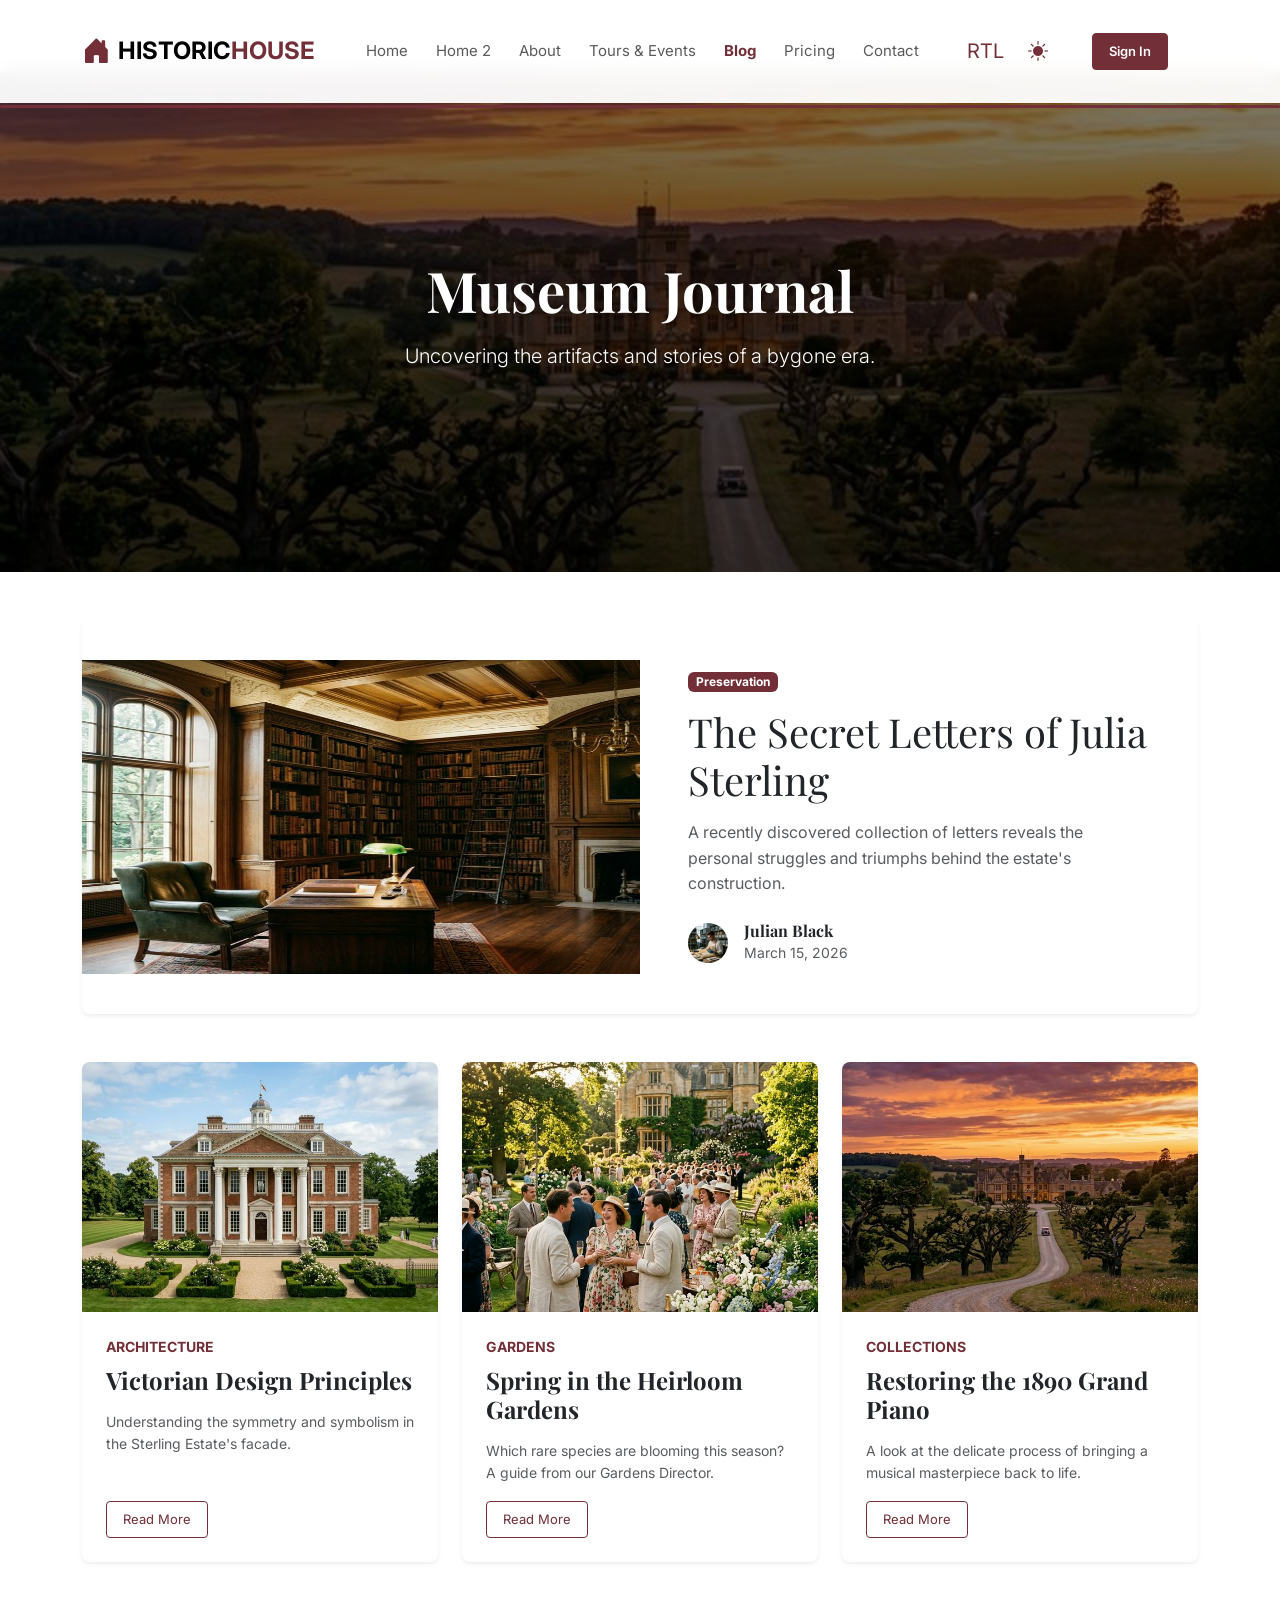
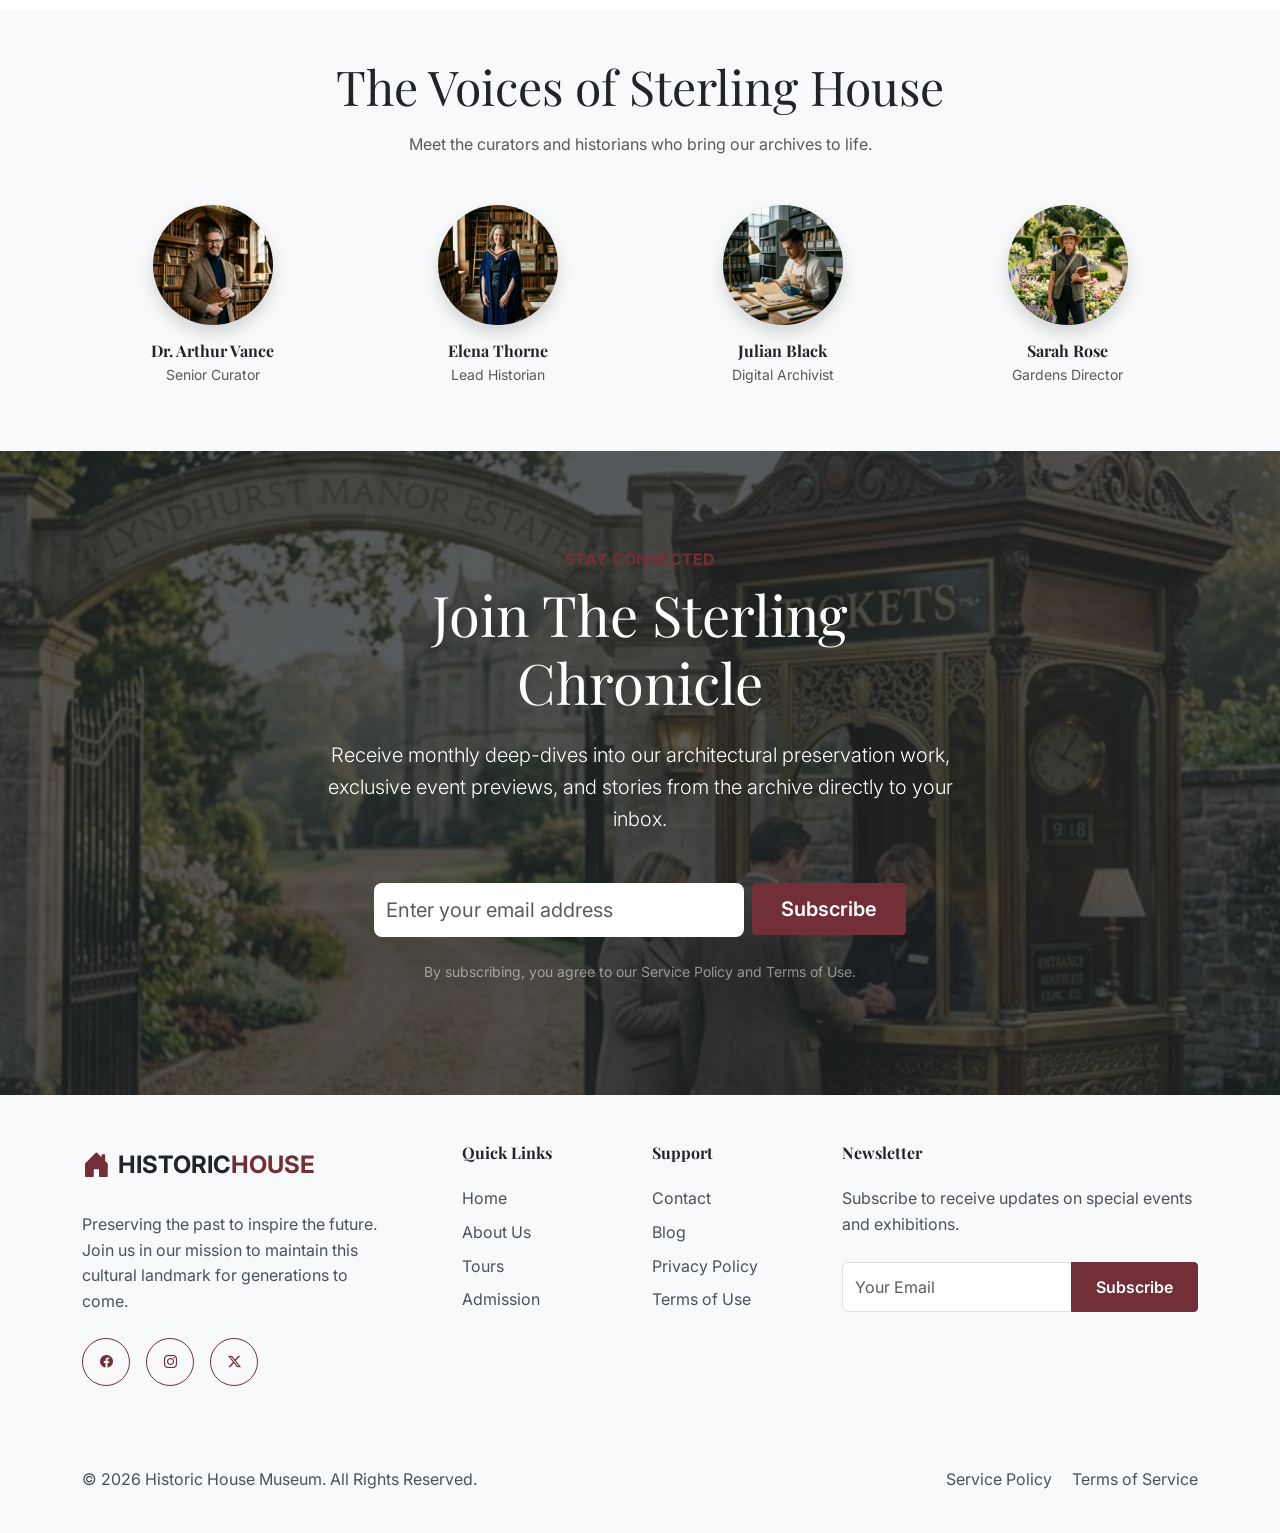
<file: blog.html>
<!DOCTYPE html>
<html lang="en" data-bs-theme="light">
<head>
    <meta charset="UTF-8">
    <meta name="viewport" content="width=device-width, initial-scale=1.0">
    <title>Museum Blog | Historic House Museum</title>
    <meta name="description" content="Read stories of history, architecture, and preservation from the curators of the Historic House Museum.">
    
    <!-- Bootstrap 5 CSS -->
    <link href="https://cdn.jsdelivr.net/npm/bootstrap@5.3.2/dist/css/bootstrap.min.css" rel="stylesheet">
    <!-- Bootstrap Icons -->
    <link rel="stylesheet" href="https://cdn.jsdelivr.net/npm/bootstrap-icons@1.11.1/font/bootstrap-icons.css">
    <!-- Google Fonts -->
    <link rel="preconnect" href="https://fonts.googleapis.com">
    <link rel="preconnect" href="https://fonts.gstatic.com" crossorigin>
    <link href="https://fonts.googleapis.com/css2?family=Inter:wght@400;500;600;700&family=Playfair+Display:wght@700;800&display=swap" rel="stylesheet">
    
    <!-- Custom CSS -->
    <link rel="stylesheet" href="assets/css/style.css">
    <link rel="icon" type="image/svg+xml" href="assets/images/favicon.svg">
    <link rel="shortcut icon" href="assets/images/favicon.svg">
</head>
<body>

    <!-- Preloader -->
    <div id="preloader">
        <div class="spinner"></div>
    </div>

    <!-- Header & Navigation -->
    <nav class="navbar navbar-expand-xl fixed-top">
        <div class="container">
            <a class="navbar-brand d-flex align-items-center" href="index.html">
                <i class="bi bi-house-door-fill text-primary me-2 fs-3"></i>
                <span class="fw-bold fs-4 font-heading">HISTORIC<span class="text-primary">HOUSE</span></span>
            </a>
            
            <button class="navbar-toggler" type="button" data-bs-toggle="collapse" data-bs-target="#navbarSupportedContent" aria-controls="navbarSupportedContent" aria-label="Toggle navigation">
                <span class="navbar-toggler-icon"></span>
            </button>

            <div class="collapse navbar-collapse" id="navbarSupportedContent">
                    <ul class="navbar-nav ms-auto mb-2 mb-lg-0 align-items-center">
                        <li class="nav-item"><a class="nav-link" href="index.html">Home</a></li>
                        <li class="nav-item"><a class="nav-link" href="home2.html">Home 2</a></li>
                        <li class="nav-item"><a class="nav-link" href="about.html">About</a></li>
                        <li class="nav-item">
                            <a class="nav-link" href="services.html">Tours & Events</a>
                        </li>
                        <li class="nav-item"><a class="nav-link active" href="blog.html">Blog</a></li>
                        <li class="nav-item"><a class="nav-link" href="pricing.html">Pricing</a></li>
                        <li class="nav-item"><a class="nav-link" href="contact.html">Contact</a></li>
                        <li class="nav-item ms-lg-3 d-flex align-items-center gap-2">
                            <button class="glow-toggle" id="rtl-toggle" title="Toggle RTL">
                                <span>RTL</span>
                            </button>
                            <button class="glow-toggle" id="theme-toggle" title="Toggle Theme">
                                <i class="bi bi-sun-fill"></i>
                            </button>
                        </li>
                        <li class="nav-item ms-lg-3">
                            <a href="login.html" class="btn btn-primary btn-sm px-4">Sign In</a>
                        </li>
                    </ul>
            </div>
        </div>
    </nav>

    <!-- Page Hero -->
    <header class="hero-section" style="background-image: url('assets/images/about-hero.png'); height: 40vh;">
        <div class="hero-overlay"></div>
        <div class="container hero-content text-center">
            <h1 class="display-4 fw-bold mb-3">Museum Journal</h1>
            <p class="lead">Uncovering the artifacts and stories of a bygone era.</p>
        </div>
    </header>

    <!-- Blog Grid -->
    <section class="section-padding">
        <div class="container">
            <div class="row g-4">
                <!-- Featured Post -->
                <div class="col-lg-12 mb-4">
                    <div class="custom-card p-0 overflow-hidden border-0 shadow-sm">
                        <div class="row g-0 align-items-center">
                            <div class="col-md-6">
                                <div class="bg-dark ratio ratio-16x9">
                                    <img src="assets/images/about-thumb.png" alt="Featured Post" class="img-fluid">
                                </div>
                            </div>
                            <div class="col-md-6 p-5">
                                <span class="badge bg-primary mb-3">Preservation</span>
                                <h2 class="display-6"><a href="blog-details.html" class="text-body text-decoration-none">The Secret Letters of Julia Sterling</a></h2>
                                <p class="text-muted">A recently discovered collection of letters reveals the personal struggles and triumphs behind the estate's construction.</p>
                                <div class="d-flex align-items-center mt-4">
                                    <img src="assets/images/team-archivist.png" class="rounded-circle me-3" style="width: 40px; height: 40px; object-fit: cover;" alt="Julian Black">
                                    <div>
                                        <h6 class="mb-0">Julian Black</h6>
                                        <span class="text-muted small">March 15, 2026</span>
                                    </div>
                                </div>
                            </div>
                        </div>
                    </div>
                </div>

                <!-- Regular Posts -->
                <div class="col-lg-4 col-md-6">
                    <div class="custom-card p-0 overflow-hidden border-0 shadow-sm d-flex flex-column h-100">
                        <img src="assets/images/hero-home.png" class="img-fluid" alt="Architecture" style="height: 250px; width: 100%; object-fit: cover;">
                        <div class="p-4 d-flex flex-column h-100">
                            <span class="text-primary fw-bold small text-uppercase">Architecture</span>
                            <h4 class="mt-2"><a href="blog-details.html" class="text-body text-decoration-none">Victorian Design Principles</a></h4>
                            <p class="text-muted small">Understanding the symmetry and symbolism in the Sterling Estate's facade.</p>
                            <div class="mt-auto">
                                <a href="blog-details.html" class="btn btn-outline-primary btn-sm">Read More</a>
                            </div>
                        </div>
                    </div>
                </div>
                <div class="col-lg-4 col-md-6">
                    <div class="custom-card p-0 overflow-hidden border-0 shadow-sm d-flex flex-column h-100">
                        <img src="assets/images/event-garden.png" class="img-fluid" alt="Gardens" style="height: 250px; width: 100%; object-fit: cover;">
                        <div class="p-4 d-flex flex-column h-100">
                            <span class="text-primary fw-bold small text-uppercase">Gardens</span>
                            <h4 class="mt-2"><a href="blog-details.html" class="text-body text-decoration-none">Spring in the Heirloom Gardens</a></h4>
                            <p class="text-muted small">Which rare species are blooming this season? A guide from our Gardens Director.</p>
                            <div class="mt-auto">
                                <a href="blog-details.html" class="btn btn-outline-primary btn-sm">Read More</a>
                            </div>
                        </div>
                    </div>
                </div>
                <div class="col-lg-4 col-md-6">
                    <div class="custom-card p-0 overflow-hidden border-0 shadow-sm d-flex flex-column h-100">
                        <img src="assets/images/about-hero.png" class="img-fluid" alt="Collections" style="height: 250px; width: 100%; object-fit: cover;">
                        <div class="p-4 d-flex flex-column h-100">
                            <span class="text-primary fw-bold small text-uppercase">Collections</span>
                            <h4 class="mt-2"><a href="blog-details.html" class="text-body text-decoration-none">Restoring the 1890 Grand Piano</a></h4>
                            <p class="text-muted small">A look at the delicate process of bringing a musical masterpiece back to life.</p>
                            <div class="mt-auto">
                                <a href="blog-details.html" class="btn btn-outline-primary btn-sm">Read More</a>
                            </div>
                        </div>
                    </div>
                </div>
            </div>

        </div>
    </section>
    <!-- Museum Voices -->
    <section class="section-padding bg-body-tertiary">
        <div class="container text-center mb-5">
            <h2 class="display-5">The Voices of Sterling House</h2>
            <p class="text-muted">Meet the curators and historians who bring our archives to life.</p>
        </div>
        <div class="container">
            <div class="row g-4 justify-content-center">
                <div class="col-lg-3 col-md-6">
                    <div class="text-center">
                        <img src="assets/images/team-historian.png" class="rounded-circle shadow mb-3 mx-auto d-block" style="width: 120px; height: 120px; object-fit: cover;" alt="Dr. Arthur Vance">
                        <h6 class="fw-bold mb-1">Dr. Arthur Vance</h6>
                        <p class="small text-muted">Senior Curator</p>
                    </div>
                </div>
                <div class="col-lg-3 col-md-6">
                    <div class="text-center">
                        <img src="assets/images/team-curator.png" class="rounded-circle shadow mb-3 mx-auto d-block" style="width: 120px; height: 120px; object-fit: cover;" alt="Elena Thorne">
                        <h6 class="fw-bold mb-1">Elena Thorne</h6>
                        <p class="small text-muted">Lead Historian</p>
                    </div>
                </div>
                <div class="col-lg-3 col-md-6">
                    <div class="text-center">
                        <img src="assets/images/team-archivist.png" class="rounded-circle shadow mb-3 mx-auto d-block" style="width: 120px; height: 120px; object-fit: cover;" alt="Julian Black">
                        <h6 class="fw-bold mb-1">Julian Black</h6>
                        <p class="small text-muted">Digital Archivist</p>
                    </div>
                </div>
                <div class="col-lg-3 col-md-6">
                    <div class="text-center">
                        <img src="assets/images/team-gardens.png" class="rounded-circle shadow mb-3 mx-auto d-block" style="width: 120px; height: 120px; object-fit: cover;" alt="Sarah Rose">
                        <h6 class="fw-bold mb-1">Sarah Rose</h6>
                        <p class="small text-muted">Gardens Director</p>
                    </div>
                </div>
            </div>
        </div>
    </section>

    <!-- Join the Chronicle (Newsletter) -->
    <section class="section-padding position-relative text-white overflow-hidden">
        <div class="position-absolute top-0 start-0 w-100 h-100" style="background-image: url('assets/images/pricing-hero.png'); background-size: cover; background-position: center;">
            <div class="w-100 h-100 bg-dark opacity-75"></div>
        </div>
        <div class="container position-relative py-5">
            <div class="row justify-content-center text-center">
                <div class="col-lg-7">
                    <span class="text-secondary fw-bold text-uppercase tracking-widest">Stay Connected</span>
                    <h2 class="display-4 mt-2 mb-4">Join The Sterling Chronicle</h2>
                    <p class="lead mb-5">Receive monthly deep-dives into our architectural preservation work, exclusive event previews, and stories from the archive directly to your inbox.</p>
                    <form class="row g-2 justify-content-center needs-validation" novalidate>
                        <div class="col-md-7">
                            <input type="email" class="form-control form-control-lg border-0" placeholder="Enter your email address" required>
                        </div>
                        <div class="col-md-3">
                            <button type="submit" class="btn btn-primary btn-lg w-100">Subscribe</button>
                        </div>
                    </form>
                    <p class="small text-white-50 mt-4">By subscribing, you agree to our Service Policy and Terms of Use.</p>
                </div>
            </div>
        </div>
    </section>

    <!-- Footer -->
    <footer class="bg-body-tertiary section-padding pb-4">
        <div class="container">
            <div class="row g-4 mb-5">
                <div class="col-lg-4 col-md-6">
                    <a href="index.html" class="d-inline-flex align-items-center text-decoration-none mb-4"><i class="bi bi-house-door-fill text-primary me-2 fs-3"></i><span class="fw-bold fs-4 font-heading text-body">HISTORIC<span class="text-primary">HOUSE</span></span></a>
                    <p class="text-muted pe-lg-5">Preserving the past to inspire the future. Join us in our mission to maintain this cultural landmark for generations to come.</p>
                    <div class="d-flex gap-3 mt-4">
                        <a href="#" class="btn btn-outline-primary btn-sm rounded-circle"><i class="bi bi-facebook"></i></a>
                        <a href="#" class="btn btn-outline-primary btn-sm rounded-circle"><i class="bi bi-instagram"></i></a>
                        <a href="#" class="btn btn-outline-primary btn-sm rounded-circle"><i class="bi bi-twitter-x"></i></a>
                    </div>
                </div>
                <div class="col-lg-2 col-md-3">
                    <h6 class="fw-bold mb-4">Quick Links</h6>
                    <ul class="list-unstyled">
                        <li class="mb-2"><a href="index.html" class="text-muted">Home</a></li>
                        <li class="mb-2"><a href="about.html" class="text-muted">About Us</a></li>
                        <li class="mb-2"><a href="services.html" class="text-muted">Tours</a></li>
                        <li class="mb-2"><a href="pricing.html" class="text-muted">Admission</a></li>
                    </ul>
                </div>
                <div class="col-lg-2 col-md-3">
                    <h6 class="fw-bold mb-4">Support</h6>
                    <ul class="list-unstyled">
                        <li class="mb-2"><a href="contact.html" class="text-muted">Contact</a></li>
                        <li class="mb-2"><a href="blog.html" class="text-muted">Blog</a></li>
                        <li class="mb-2"><a href="#" class="text-muted">Privacy Policy</a></li>
                        <li class="mb-2"><a href="#" class="text-muted">Terms of Use</a></li>
                    </ul>
                </div>
                <div class="col-lg-4 col-md-6">
                    <h6 class="fw-bold mb-4">Newsletter</h6>
                    <p class="text-muted mb-4">Subscribe to receive updates on special events and exhibitions.</p>
                    <form class="input-group mb-3 needs-validation" novalidate>
                        <input type="email" class="form-control" placeholder="Your Email" required>
                        <button class="btn btn-primary" type="submit">Subscribe</button>
                    </form>
                </div>
            </div>
            <hr class="border-secondary opacity-25">
            <div class="row py-3">
                <div class="col-md-6 text-center text-md-start">
                    <p class="text-muted mb-0">&copy; 2026 Historic House Museum. All Rights Reserved.</p>
                </div>
                <div class="col-md-6 text-center text-md-end">
                    <p class="text-muted mb-0">
                        <a href="#" class="text-muted text-decoration-none me-3">Service Policy</a>
                        <a href="#" class="text-muted text-decoration-none">Terms of Service</a>
                    </p>
                </div>
            </div>
        </div>
    </footer>

    <!-- Bootstrap 5 JS Bundle -->
    <script src="https://cdn.jsdelivr.net/npm/bootstrap@5.3.2/dist/js/bootstrap.bundle.min.js"></script>
    <!-- Custom JS -->
    <script src="assets/js/main.js"></script>
</body>
</html>
</file>
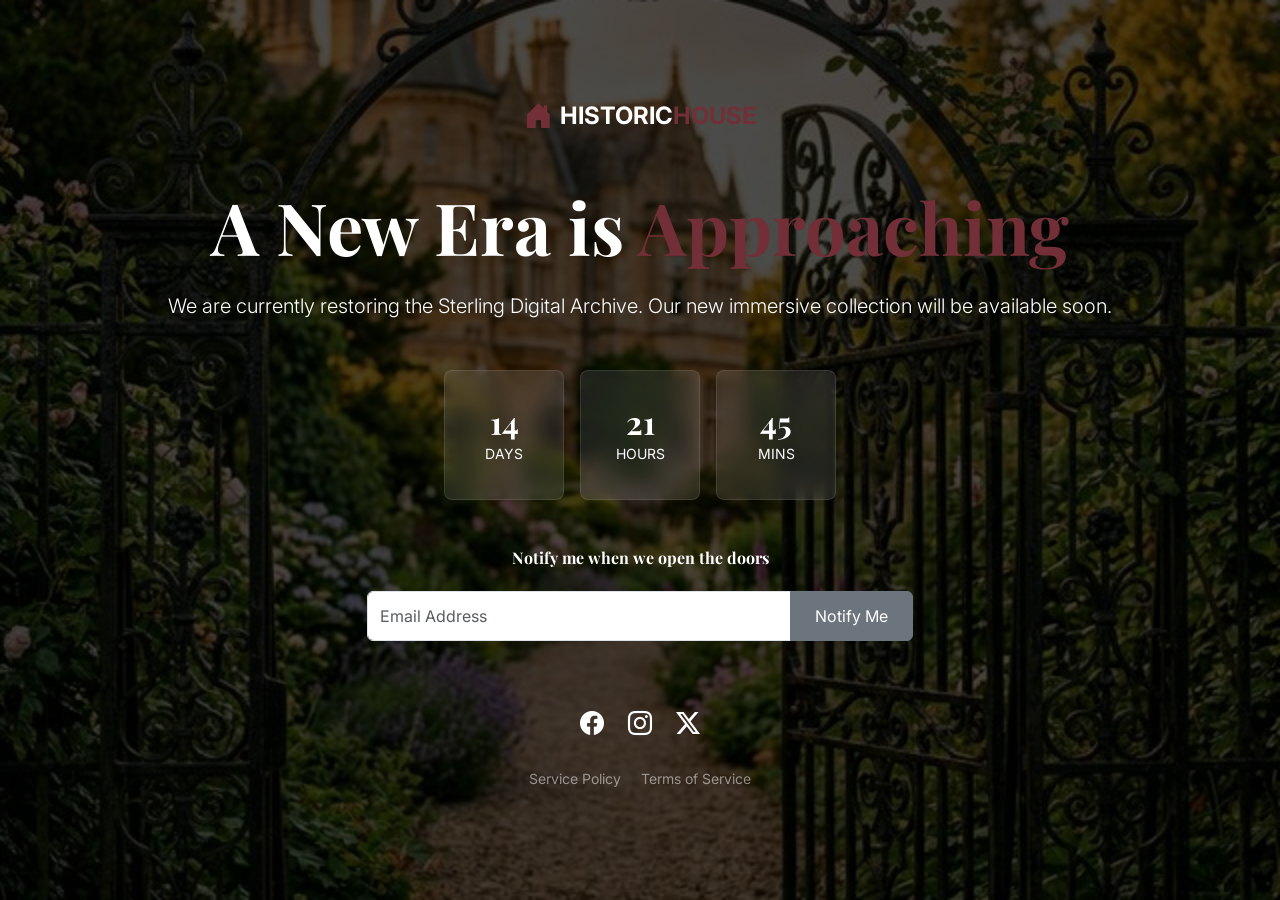
<file: coming-soon.html>
<!DOCTYPE html>
<html lang="en" data-bs-theme="light">
<head>
    <meta charset="UTF-8">
    <meta name="viewport" content="width=device-width, initial-scale=1.0">
    <title>Coming Soon | Historic House Museum</title>
    
    <!-- Bootstrap 5 CSS -->
    <link href="https://cdn.jsdelivr.net/npm/bootstrap@5.3.2/dist/css/bootstrap.min.css" rel="stylesheet">
    <!-- Bootstrap Icons -->
    <link rel="stylesheet" href="https://cdn.jsdelivr.net/npm/bootstrap-icons@1.11.1/font/bootstrap-icons.css">
    <!-- Google Fonts -->
    <link rel="preconnect" href="https://fonts.googleapis.com">
    <link rel="preconnect" href="https://fonts.gstatic.com" crossorigin>
    <link href="https://fonts.googleapis.com/css2?family=Inter:wght@400;500;600;700&family=Playfair+Display:wght@700;800&display=swap" rel="stylesheet">
    
    <!-- Custom CSS -->
    <link rel="stylesheet" href="assets/css/style.css">
    <link rel="icon" type="image/svg+xml" href="assets/images/favicon.svg">
    <link rel="shortcut icon" href="assets/images/favicon.svg">
    <style>
        .soon-wrapper {
            min-height: 100vh;
            display: flex;
            align-items: center;
            justify-content: center;
            background: linear-gradient(rgba(0,0,0,0.7), rgba(0,0,0,0.7)), url('assets/images/hero-home2.png');
            background-size: cover;
            background-position: center;
            color: white;
            text-align: center;
        }
        .countdown-item {
            background: rgba(255,255,255,0.1);
            backdrop-filter: blur(10px);
            padding: 2rem;
            border-radius: 8px;
            min-width: 120px;
            border: 1px solid rgba(255,255,255,0.1);
        }
    </style>
</head>
<body>

    <!-- Preloader -->
    <div id="preloader">
        <div class="spinner"></div>
    </div>

    <div class="soon-wrapper p-3">
        <div class="container">
            <a class="navbar-brand d-inline-flex align-items-center mb-5 text-white" href="index.html">
                <i class="bi bi-house-door-fill text-primary me-2 fs-3"></i>
                <span class="fw-bold fs-4 font-heading">HISTORIC<span class="text-primary">HOUSE</span></span>
            </a>
            <h1 class="display-2 fw-bold mb-4">A New Era is <span class="text-secondary">Approaching</span></h1>
            <p class="lead mb-5 px-lg-5">We are currently restoring the Sterling Digital Archive. Our new immersive collection will be available soon.</p>
            
            <div class="d-flex justify-content-center gap-3 mb-5">
                <div class="countdown-item">
                    <h2 class="fw-bold mb-0">14</h2>
                    <span class="small text-uppercase">Days</span>
                </div>
                <div class="countdown-item">
                    <h2 class="fw-bold mb-0">21</h2>
                    <span class="small text-uppercase">Hours</span>
                </div>
                <div class="countdown-item">
                    <h2 class="fw-bold mb-0">45</h2>
                    <span class="small text-uppercase">Mins</span>
                </div>
            </div>

            <div class="row justify-content-center">
                <div class="col-md-6">
                    <h6 class="mb-4">Notify me when we open the doors</h6>
                    <form class="input-group mb-3 needs-validation" novalidate>
                        <input type="email" class="form-control" placeholder="Email Address" required>
                        <button class="btn btn-secondary px-4" type="submit">Notify Me</button>
                    </form>
                </div>
            </div>

            <div class="mt-5">
                <div class="d-flex justify-content-center gap-4 mb-4">
                    <a href="#" class="text-white fs-4"><i class="bi bi-facebook"></i></a>
                    <a href="#" class="text-white fs-4"><i class="bi bi-instagram"></i></a>
                    <a href="#" class="text-white fs-4"><i class="bi bi-twitter-x"></i></a>
                </div>
                <p class="text-white-50 small">
                    <a href="#" class="text-white-50 text-decoration-none me-3">Service Policy</a>
                    <a href="#" class="text-white-50 text-decoration-none">Terms of Service</a>
                </p>
            </div>
        </div>
    </div>

    <!-- Bootstrap 5 JS Bundle -->
    <script src="https://cdn.jsdelivr.net/npm/bootstrap@5.3.2/dist/js/bootstrap.bundle.min.js"></script>
    <!-- Custom JS -->
    <script src="assets/js/main.js"></script>
</body>
</html>
</file>
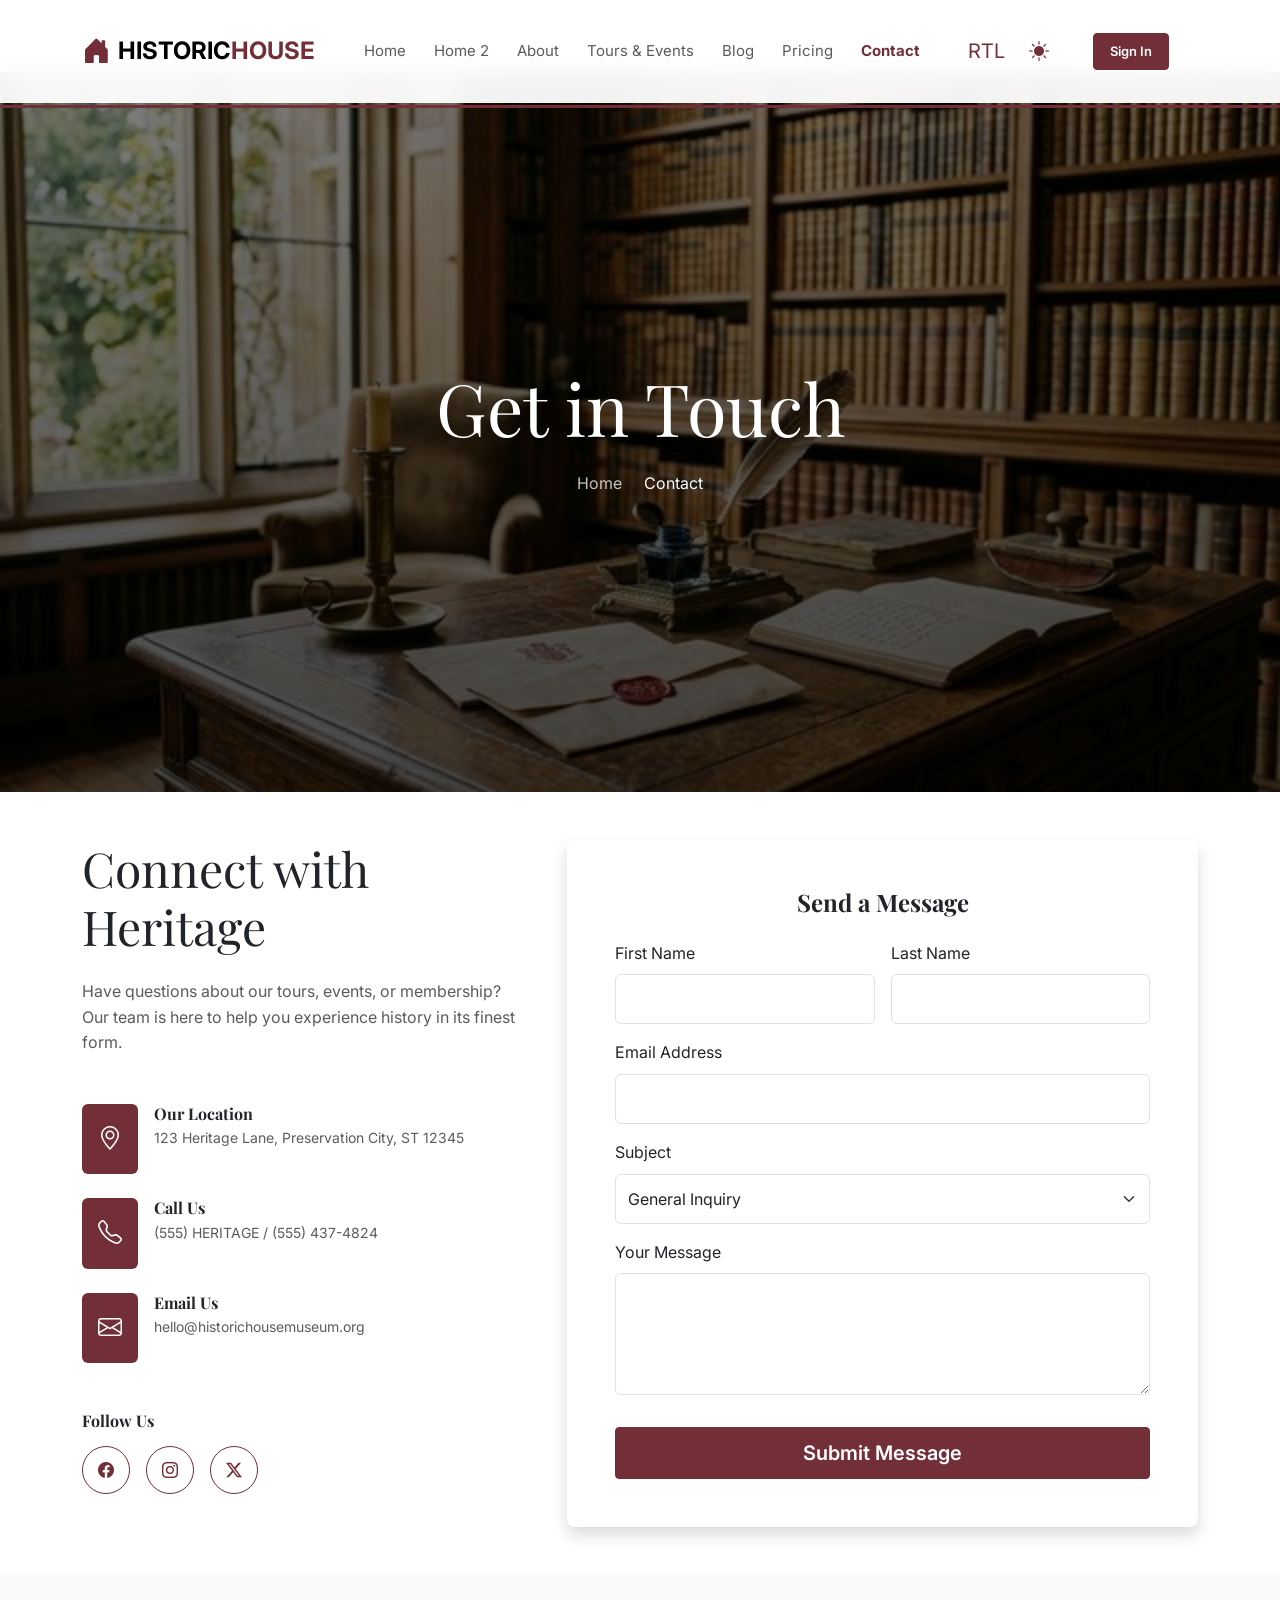
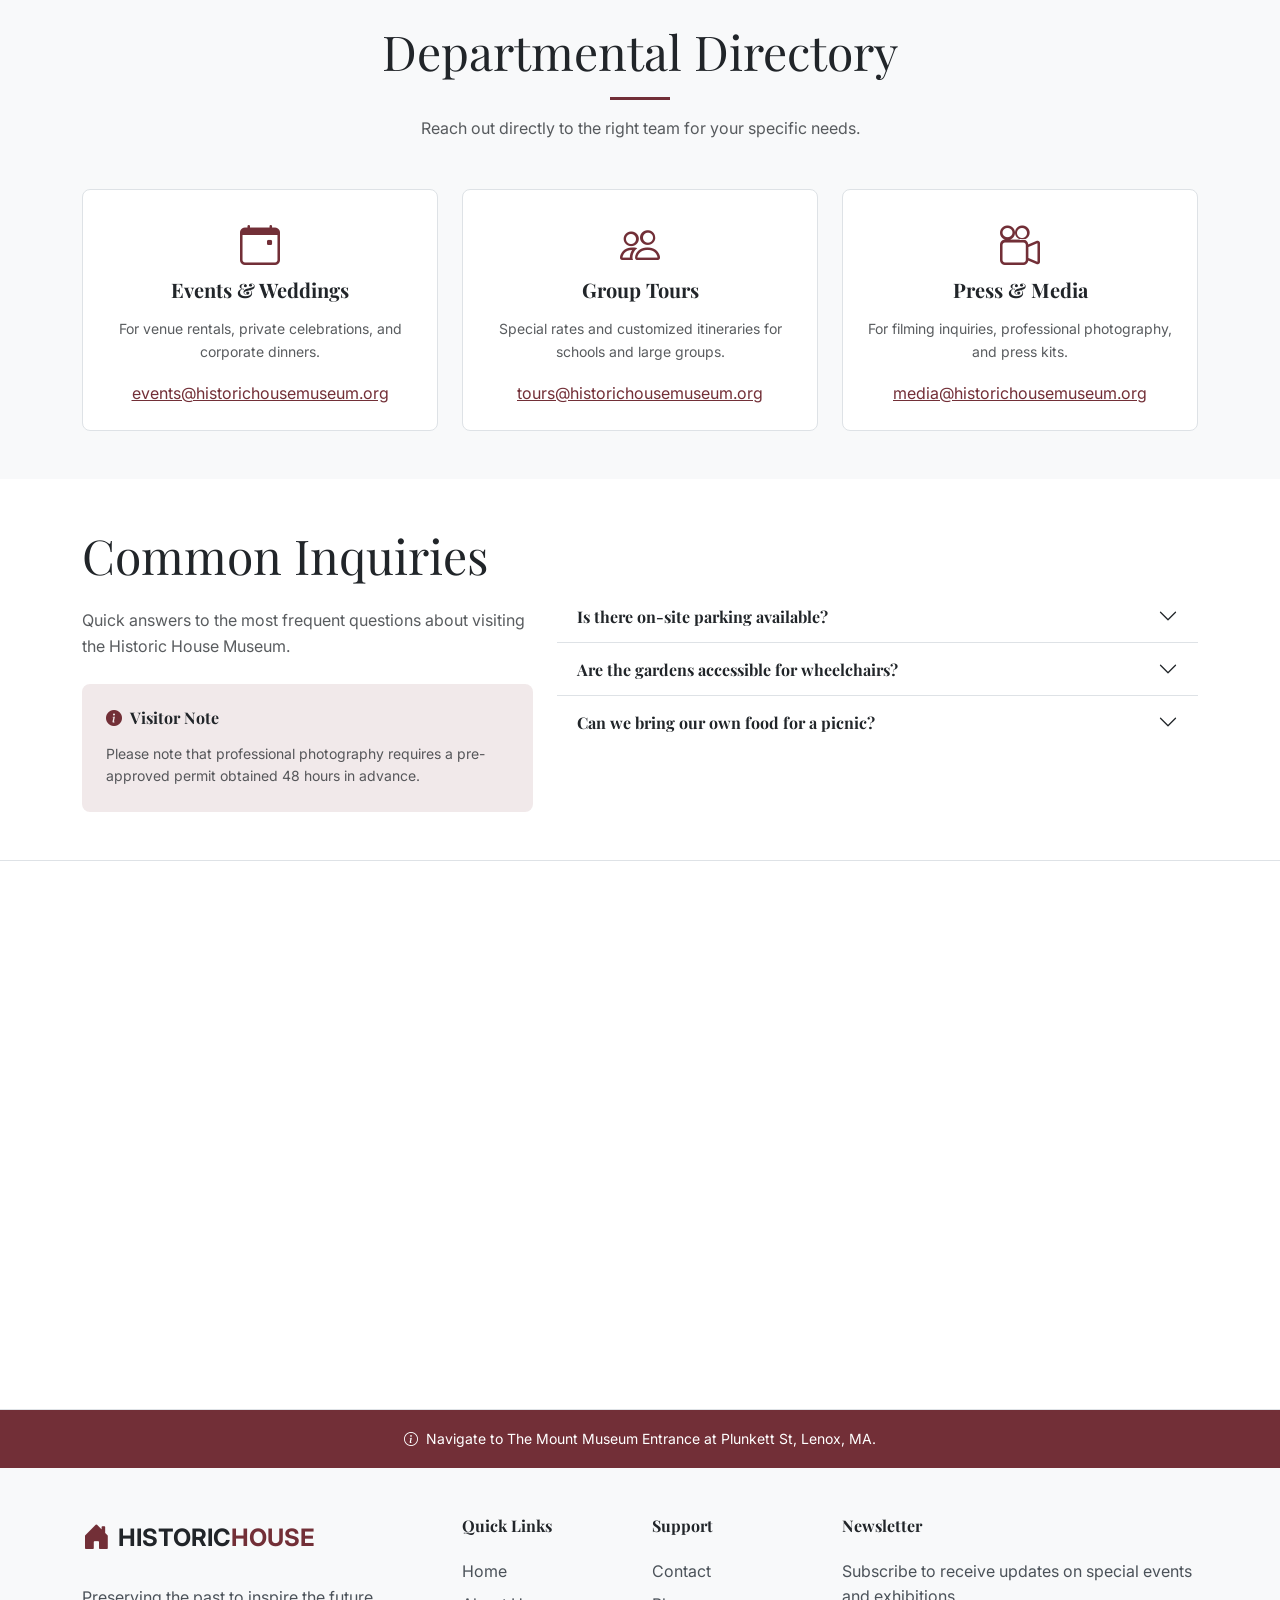
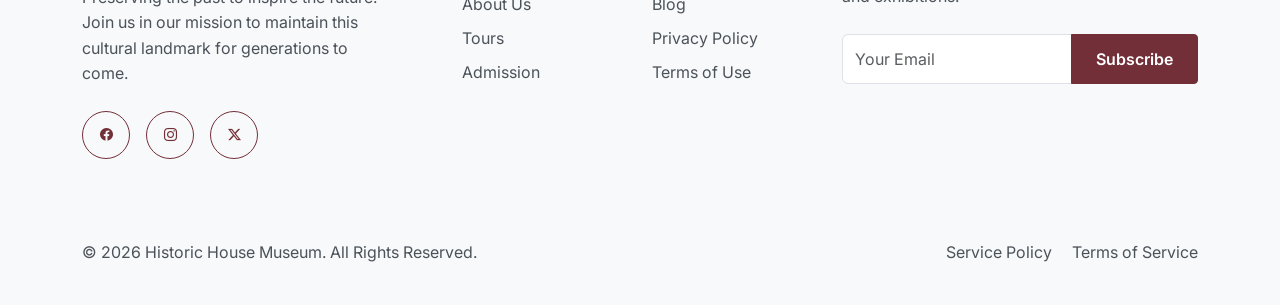
<file: contact.html>
<!DOCTYPE html>
<html lang="en" data-bs-theme="light">
<head>
    <meta charset="UTF-8">
    <meta name="viewport" content="width=device-width, initial-scale=1.0">
    <title>Contact Us | Historic House Museum</title>
    <meta name="description" content="Get in touch with the Historic House Museum. Find our location, contact details, or send us a message using our online form.">
    
    <!-- Bootstrap 5 CSS -->
    <link href="https://cdn.jsdelivr.net/npm/bootstrap@5.3.2/dist/css/bootstrap.min.css" rel="stylesheet">
    <!-- Bootstrap Icons -->
    <link rel="stylesheet" href="https://cdn.jsdelivr.net/npm/bootstrap-icons@1.11.1/font/bootstrap-icons.css">
    <!-- Google Fonts -->
    <link rel="preconnect" href="https://fonts.googleapis.com">
    <link rel="preconnect" href="https://fonts.gstatic.com" crossorigin>
    <link href="https://fonts.googleapis.com/css2?family=Inter:wght@400;500;600;700&family=Playfair+Display:wght@700;800&display=swap" rel="stylesheet">
    
    <!-- Custom CSS -->
    <link rel="stylesheet" href="assets/css/style.css">
    <link rel="icon" type="image/svg+xml" href="assets/images/favicon.svg">
    <link rel="shortcut icon" href="assets/images/favicon.svg">
</head>
<body>

    <!-- Preloader -->
    <div id="preloader">
        <div class="spinner"></div>
    </div>

    <!-- Header & Navigation -->
    <nav class="navbar navbar-expand-xl fixed-top">
        <div class="container">
            <a class="navbar-brand d-flex align-items-center" href="index.html">
                <i class="bi bi-house-door-fill text-primary me-2 fs-3"></i>
                <span class="fw-bold fs-4 font-heading">HISTORIC<span class="text-primary">HOUSE</span></span>
            </a>
            
            <button class="navbar-toggler" type="button" data-bs-toggle="collapse" data-bs-target="#navbarSupportedContent" aria-controls="navbarSupportedContent" aria-label="Toggle navigation">
                <span class="navbar-toggler-icon"></span>
            </button>

            <div class="collapse navbar-collapse" id="navbarSupportedContent">
                    <ul class="navbar-nav ms-auto mb-2 mb-lg-0 align-items-center">
                        <li class="nav-item"><a class="nav-link" href="index.html">Home</a></li>
                        <li class="nav-item"><a class="nav-link" href="home2.html">Home 2</a></li>
                        <li class="nav-item"><a class="nav-link" href="about.html">About</a></li>
                        <li class="nav-item">
                            <a class="nav-link" href="services.html">Tours & Events</a>
                        </li>
                        <li class="nav-item"><a class="nav-link" href="blog.html">Blog</a></li>
                        <li class="nav-item"><a class="nav-link" href="pricing.html">Pricing</a></li>
                        <li class="nav-item"><a class="nav-link active" href="contact.html">Contact</a></li>
                        <li class="nav-item ms-lg-3 d-flex align-items-center gap-2">
                            <button class="glow-toggle" id="rtl-toggle" title="Toggle RTL">
                                <span>RTL</span>
                            </button>
                            <button class="glow-toggle" id="theme-toggle" title="Toggle Theme">
                                <i class="bi bi-sun-fill"></i>
                            </button>
                        </li>
                        <li class="nav-item ms-lg-3">
                            <a href="login.html" class="btn btn-primary btn-sm px-4">Sign In</a>
                        </li>
                    </ul>
            </div>
        </div>
    </nav>
    <!-- Hero Section -->
    <section class="hero-section" style="background-image: url('assets/images/contact-hero.png');">
        <div class="hero-overlay"></div>
        <div class="container">
            <div class="row justify-content-center">
                <div class="col-lg-8 hero-content text-center" data-aos="fade-up">
                    <h1 class="display-2 font-heading mb-4">Get in Touch</h1>
                    <nav aria-label="breadcrumb">
                        <ol class="breadcrumb justify-content-center mb-0">
                            <li class="breadcrumb-item"><a href="index.html" class="text-white opacity-75">Home</a></li>
                            <li class="breadcrumb-item active text-white" aria-current="page">Contact</li>
                        </ol>
                    </nav>
                </div>
            </div>
        </div>
    </section>


    <!-- Content Section -->
    <section class="section-padding">
        <div class="container">
            <div class="row g-5">
                <div class="col-lg-5">
                    <h2 class="display-5 mb-4">Connect with Heritage</h2>
                    <p class="text-muted mb-5">Have questions about our tours, events, or membership? Our team is here to help you experience history in its finest form.</p>
                    
                    <div class="d-flex mb-4">
                        <div class="bg-primary text-white rounded p-3 me-3"><i class="bi bi-geo-alt fs-4"></i></div>
                        <div>
                            <h6 class="fw-bold mb-1">Our Location</h6>
                            <p class="text-muted small mb-0">123 Heritage Lane, Preservation City, ST 12345</p>
                        </div>
                    </div>
                    <div class="d-flex mb-4">
                        <div class="bg-primary text-white rounded p-3 me-3"><i class="bi bi-telephone fs-4"></i></div>
                        <div>
                            <h6 class="fw-bold mb-1">Call Us</h6>
                            <p class="text-muted small mb-0">(555) HERITAGE / (555) 437-4824</p>
                        </div>
                    </div>
                    <div class="d-flex mb-4">
                        <div class="bg-primary text-white rounded p-3 me-3"><i class="bi bi-envelope fs-4"></i></div>
                        <div>
                            <h6 class="fw-bold mb-1">Email Us</h6>
                            <p class="text-muted small mb-0">hello@historichousemuseum.org</p>
                        </div>
                    </div>

                    <div class="mt-5">
                        <h6>Follow Us</h6>
                        <div class="d-flex gap-3 mt-3">
                            <a href="#" class="btn btn-outline-primary rounded-circle"><i class="bi bi-facebook"></i></a>
                            <a href="#" class="btn btn-outline-primary rounded-circle"><i class="bi bi-instagram"></i></a>
                            <a href="#" class="btn btn-outline-primary rounded-circle"><i class="bi bi-twitter-x"></i></a>
                        </div>
                    </div>
                </div>

                <div class="col-lg-7">
                    <div class="custom-card p-5 border-0 shadow">
                        <h4 class="mb-4 text-center">Send a Message</h4>
                        <form class="row g-3 needs-validation" novalidate>
                            <div class="col-md-6">
                                <label class="form-label">First Name</label>
                                <input type="text" class="form-control" required>
                                <div class="invalid-feedback">Please provide your name.</div>
                            </div>
                            <div class="col-md-6">
                                <label class="form-label">Last Name</label>
                                <input type="text" class="form-control" required>
                            </div>
                            <div class="col-12">
                                <label class="form-label">Email Address</label>
                                <input type="email" class="form-control" required>
                                <div class="invalid-feedback">A valid email is required.</div>
                            </div>
                            <div class="col-12">
                                <label class="form-label">Subject</label>
                                <select class="form-select form-control">
                                    <option>General Inquiry</option>
                                    <option>Tour Booking</option>
                                    <option>Event Rental</option>
                                    <option>Press & Media</option>
                                </select>
                            </div>
                            <div class="col-12">
                                <label class="form-label">Your Message</label>
                                <textarea class="form-control" rows="4" required></textarea>
                            </div>
                            <div class="col-12">
                                <button type="submit" class="btn btn-primary btn-lg w-100 mt-3">Submit Message</button>
                            </div>
                        </form>
                    </div>
                </div>
            </div>
        </div>
    </section>

    <!-- Departmental Directory -->
    <section class="section-padding bg-body-tertiary">
        <div class="container">
            <div class="text-center mb-5" data-aos="fade-up">
                <h2 class="display-5">Departmental Directory</h2>
                <div class="bg-primary mx-auto" style="width: 60px; height: 3px;"></div>
                <p class="text-muted mt-3">Reach out directly to the right team for your specific needs.</p>
            </div>
            
            <div class="row g-4">
                <div class="col-md-4" data-aos="fade-up" data-aos-delay="100">
                    <div class="custom-card text-center p-4">
                        <i class="bi bi-calendar-event fs-1 text-primary mb-3"></i>
                        <h5 class="fw-bold">Events & Weddings</h5>
                        <p class="text-muted small">For venue rentals, private celebrations, and corporate dinners.</p>
                        <a href="mailto:events@historichousemuseum.org" class="btn btn-link text-primary p-0 text-break">events@historichousemuseum.org</a>
                    </div>
                </div>
                <div class="col-md-4" data-aos="fade-up" data-aos-delay="200">
                    <div class="custom-card text-center p-4">
                        <i class="bi bi-people fs-1 text-primary mb-3"></i>
                        <h5 class="fw-bold">Group Tours</h5>
                        <p class="text-muted small">Special rates and customized itineraries for schools and large groups.</p>
                        <a href="mailto:tours@historichousemuseum.org" class="btn btn-link text-primary p-0 text-break">tours@historichousemuseum.org</a>
                    </div>
                </div>
                <div class="col-md-4" data-aos="fade-up" data-aos-delay="300">
                    <div class="custom-card text-center p-4">
                        <i class="bi bi-camera-reels fs-1 text-primary mb-3"></i>
                        <h5 class="fw-bold">Press & Media</h5>
                        <p class="text-muted small">For filming inquiries, professional photography, and press kits.</p>
                        <a href="mailto:media@historichousemuseum.org" class="btn btn-link text-primary p-0 text-break">media@historichousemuseum.org</a>
                    </div>
                </div>
            </div>
        </div>
    </section>

    <!-- FAQ Section -->
    <section class="section-padding">
        <div class="container">
            <div class="row align-items-center">
                <div class="col-lg-5 mb-5 mb-lg-0" data-aos="fade-right">
                    <h2 class="display-5 mb-4 font-heading">Common Inquiries</h2>
                    <p class="text-muted mb-4">Quick answers to the most frequent questions about visiting the Historic House Museum.</p>
                    <div class="custom-card bg-primary-subtle border-0 p-4">
                        <h6 class="fw-bold"><i class="bi bi-info-circle-fill me-2 text-primary"></i>Visitor Note</h6>
                        <p class="small text-muted mb-0">Please note that professional photography requires a pre-approved permit obtained 48 hours in advance.</p>
                    </div>
                </div>
                <div class="col-lg-7" data-aos="fade-left">
                    <div class="accordion accordion-flush" id="contactFaq">
                        <div class="accordion-item bg-transparent">
                            <h2 class="accordion-header">
                                <button class="accordion-button collapsed bg-transparent fw-bold" type="button" data-bs-toggle="collapse" data-bs-target="#faq1">
                                    Is there on-site parking available?
                                </button>
                            </h2>
                            <div id="faq1" class="accordion-collapse collapse" data-bs-parent="#contactFaq">
                                <div class="accordion-body text-muted">
                                    Yes, we have a dedicated visitor parking lot located behind the Carriage House. Parking is free for all ticket holders and members.
                                </div>
                            </div>
                        </div>
                        <div class="accordion-item bg-transparent">
                            <h2 class="accordion-header">
                                <button class="accordion-button collapsed bg-transparent fw-bold" type="button" data-bs-toggle="collapse" data-bs-target="#faq2">
                                    Are the gardens accessible for wheelchairs?
                                </button>
                            </h2>
                            <div id="faq2" class="accordion-collapse collapse" data-bs-parent="#contactFaq">
                                <div class="accordion-body text-muted">
                                    Most primary paths in the formal gardens are paved and accessible. Some gravel paths in the woodland area may be challenging; please ask for a site accessibility map at the entrance.
                                </div>
                            </div>
                        </div>
                        <div class="accordion-item bg-transparent">
                            <h2 class="accordion-header">
                                <button class="accordion-button collapsed bg-transparent fw-bold" type="button" data-bs-toggle="collapse" data-bs-target="#faq3">
                                    Can we bring our own food for a picnic?
                                </button>
                            </h2>
                            <div id="faq3" class="accordion-collapse collapse" data-bs-parent="#contactFaq">
                                <div class="accordion-body text-muted">
                                    Picnicking is allowed in the designated North Lawn area. Please ensure all waste is disposed of in the provided bins to help us preserve the estate's beauty.
                                </div>
                            </div>
                        </div>
                    </div>
                </div>
            </div>
        </div>
    </section>

    <!-- Map Section -->
    <section class="border-top border-bottom" data-aos="fade-up">
        <div class="ratio ratio-21x9">
            <iframe src="https://www.google.com/maps/embed?pb=!1m18!1m12!1m3!1d2931.258169136128!2d-73.27210162330756!3d42.34533037233814!2m3!1f0!2f0!3f0!3m2!1i1024!2i768!4f13.1!3m3!1m2!1s0x89e7769999999999%3A0x6bba46c5a0a38b2c!2sThe%20Mount%2C%20Edith%20Wharton&#39;s%20Home!5e0!3m2!1sen!2sus!4v1711267200000!5m2!1sen!2sus" style="border:0;" allowfullscreen="" loading="lazy" referrerpolicy="no-referrer-when-downgrade"></iframe>
        </div>
    </section>

    <!-- Map Info Bar (Optional) -->
    <div class="bg-primary text-white py-3 text-center">
        <div class="container">
            <span class="small"><i class="bi bi-info-circle me-2"></i>Navigate to The Mount Museum Entrance at Plunkett St, Lenox, MA.</span>
        </div>
    </div>

    <!-- Footer -->
    <footer class="bg-body-tertiary section-padding pb-4">
        <div class="container">
            <div class="row g-4 mb-5">
                <div class="col-lg-4 col-md-6">
                    <a href="index.html" class="d-inline-flex align-items-center text-decoration-none mb-4"><i class="bi bi-house-door-fill text-primary me-2 fs-3"></i><span class="fw-bold fs-4 font-heading text-body">HISTORIC<span class="text-primary">HOUSE</span></span></a>
                    <p class="text-muted pe-lg-5">Preserving the past to inspire the future. Join us in our mission to maintain this cultural landmark for generations to come.</p>
                    <div class="d-flex gap-3 mt-4">
                        <a href="#" class="btn btn-outline-primary btn-sm rounded-circle"><i class="bi bi-facebook"></i></a>
                        <a href="#" class="btn btn-outline-primary btn-sm rounded-circle"><i class="bi bi-instagram"></i></a>
                        <a href="#" class="btn btn-outline-primary btn-sm rounded-circle"><i class="bi bi-twitter-x"></i></a>
                    </div>
                </div>
                <div class="col-lg-2 col-md-3">
                    <h6 class="fw-bold mb-4">Quick Links</h6>
                    <ul class="list-unstyled">
                        <li class="mb-2"><a href="index.html" class="text-muted">Home</a></li>
                        <li class="mb-2"><a href="about.html" class="text-muted">About Us</a></li>
                        <li class="mb-2"><a href="services.html" class="text-muted">Tours</a></li>
                        <li class="mb-2"><a href="pricing.html" class="text-muted">Admission</a></li>
                    </ul>
                </div>
                <div class="col-lg-2 col-md-3">
                    <h6 class="fw-bold mb-4">Support</h6>
                    <ul class="list-unstyled">
                        <li class="mb-2"><a href="contact.html" class="text-muted">Contact</a></li>
                        <li class="mb-2"><a href="blog.html" class="text-muted">Blog</a></li>
                        <li class="mb-2"><a href="#" class="text-muted">Privacy Policy</a></li>
                        <li class="mb-2"><a href="#" class="text-muted">Terms of Use</a></li>
                    </ul>
                </div>
                <div class="col-lg-4 col-md-6">
                    <h6 class="fw-bold mb-4">Newsletter</h6>
                    <p class="text-muted mb-4">Subscribe to receive updates on special events and exhibitions.</p>
                    <form class="input-group mb-3 needs-validation" novalidate>
                        <input type="email" class="form-control" placeholder="Your Email" required>
                        <button class="btn btn-primary" type="submit">Subscribe</button>
                    </form>
                </div>
            </div>
            <hr class="border-secondary opacity-25">
            <div class="row py-3">
                <div class="col-md-6 text-center text-md-start">
                    <p class="text-muted mb-0">&copy; 2026 Historic House Museum. All Rights Reserved.</p>
                </div>
                <div class="col-md-6 text-center text-md-end">
                    <p class="text-muted mb-0">
                        <a href="#" class="text-muted text-decoration-none me-3">Service Policy</a>
                        <a href="#" class="text-muted text-decoration-none">Terms of Service</a>
                    </p>
                </div>
            </div>
        </div>
    </footer>

    <!-- Bootstrap 5 JS Bundle -->
    <script src="https://cdn.jsdelivr.net/npm/bootstrap@5.3.2/dist/js/bootstrap.bundle.min.js"></script>
    <!-- Custom JS -->
    <script src="assets/js/main.js"></script>
</body>
</html>
</file>
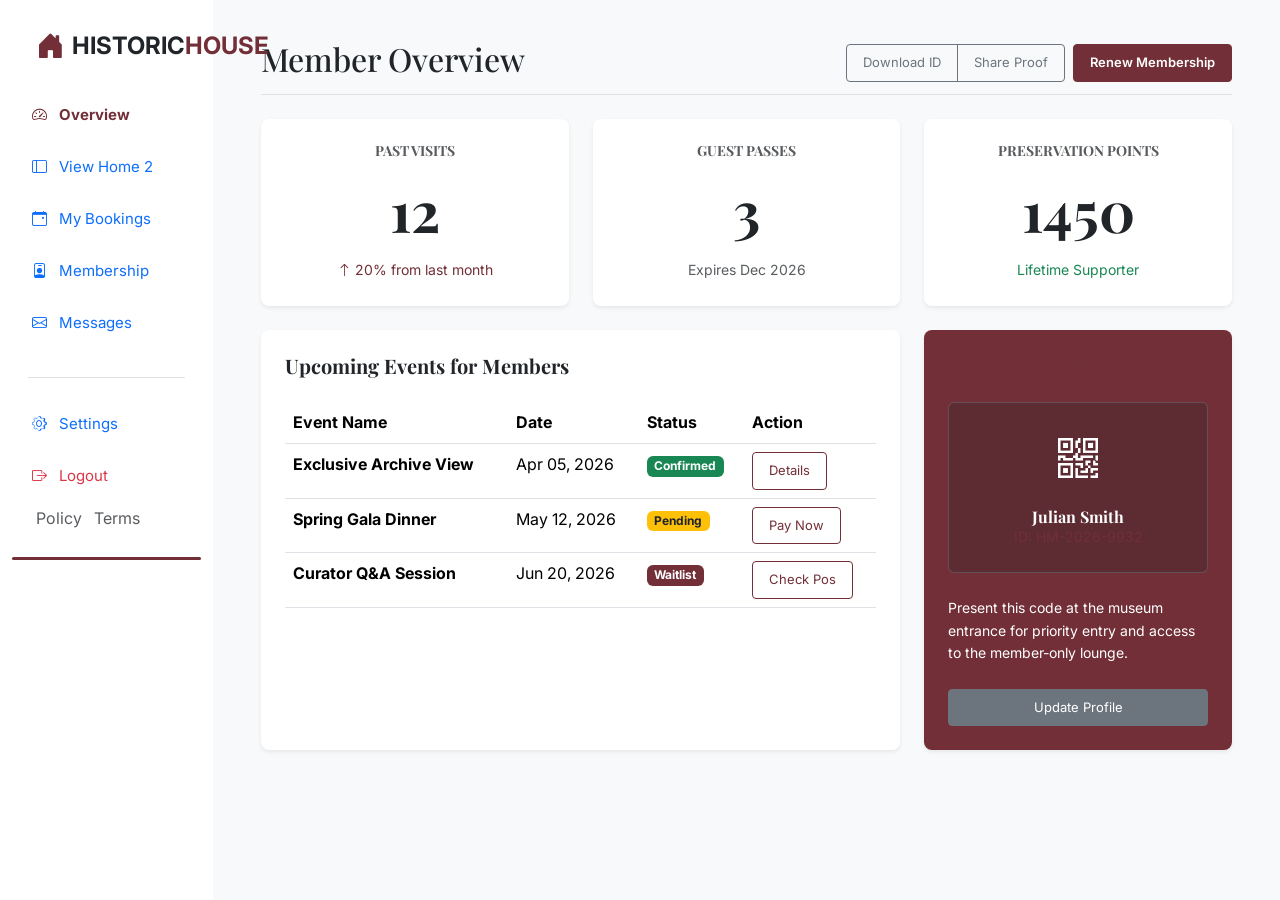
<file: dashboard.html>
<!DOCTYPE html>
<html lang="en" data-bs-theme="light">
<head>
    <meta charset="UTF-8">
    <meta name="viewport" content="width=device-width, initial-scale=1.0">
    <title>Member Dashboard | Historic House Museum</title>
    
    <!-- Bootstrap 5 CSS -->
    <link href="https://cdn.jsdelivr.net/npm/bootstrap@5.3.2/dist/css/bootstrap.min.css" rel="stylesheet">
    <!-- Bootstrap Icons -->
    <link rel="stylesheet" href="https://cdn.jsdelivr.net/npm/bootstrap-icons@1.11.1/font/bootstrap-icons.css">
    <!-- Google Fonts -->
    <link rel="preconnect" href="https://fonts.googleapis.com">
    <link rel="preconnect" href="https://fonts.gstatic.com" crossorigin>
    <link href="https://fonts.googleapis.com/css2?family=Inter:wght@400;500;600;700&family=Playfair+Display:wght@700;800&display=swap" rel="stylesheet">
    
    <!-- Custom CSS -->
    <link rel="stylesheet" href="assets/css/style.css">
    <link rel="icon" type="image/svg+xml" href="assets/images/favicon.svg">
    <link rel="shortcut icon" href="assets/images/favicon.svg">
</head>
<body class="bg-light">

    <!-- Preloader -->
    <div id="preloader">
        <div class="spinner"></div>
    </div>

    <div class="container-fluid dashboard-wrapper">
        <div class="row">
            <!-- Sidebar -->
            <nav class="col-md-3 col-lg-2 d-md-block bg-white sidebar scroll-area sticky-top" style="height: 100vh; top: 0;">
                <div class="position-sticky pt-4 px-3">
                    <a class="navbar-brand d-flex align-items-center mb-4 ps-2" href="index.html">
                        <i class="bi bi-house-door-fill text-primary me-2 fs-3"></i>
                        <span class="fw-bold fs-4 font-heading">HISTORIC<span class="text-primary">HOUSE</span></span>
                    </a>
                    
                    <ul class="nav flex-column gap-2">
                        <li class="nav-item">
                            <a class="nav-link active rounded py-3 ps-3" href="dashboard.html">
                                <i class="bi bi-speedometer2 me-2"></i> Overview
                            </a>
                        </li>
                        <li class="nav-item">
                            <a class="nav-link rounded py-3 ps-3" href="home2.html">
                                <i class="bi bi-layout-sidebar me-2"></i> View Home 2
                            </a>
                        </li>
                        <li class="nav-item">
                            <a class="nav-link rounded py-3 ps-3" href="#">
                                <i class="bi bi-calendar-event me-2"></i> My Bookings
                            </a>
                        </li>
                        <li class="nav-item">
                            <a class="nav-link rounded py-3 ps-3" href="#">
                                <i class="bi bi-person-badge me-2"></i> Membership
                            </a>
                        </li>
                        <li class="nav-item">
                            <a class="nav-link rounded py-3 ps-3" href="#">
                                <i class="bi bi-envelope me-2"></i> Messages
                            </a>
                        </li>
                        <li class="nav-item mt-4 pt-4 border-top">
                            <a class="nav-link rounded py-3 ps-3" href="#">
                                <i class="bi bi-gear me-2"></i> Settings
                            </a>
                        </li>
                        <li class="nav-item">
                            <a class="nav-link text-danger rounded py-3 ps-3" href="login.html">
                                <i class="bi bi-box-arrow-right me-2"></i> Logout
                            </a>
                        </li>
                    <div class="mt-auto pb-4 ps-2">
                        <p class="text-muted extra-small mb-0">
                            <a href="#" class="text-muted text-decoration-none me-2">Policy</a>
                            <a href="#" class="text-muted text-decoration-none">Terms</a>
                        </p>
                    </div>
                </div>
            </nav>

            <!-- Main Content -->
            <main class="col-md-9 ms-sm-auto col-lg-10 px-md-5 pt-4">
                <div class="d-flex justify-content-between flex-wrap flex-md-nowrap align-items-center pt-3 pb-2 mb-4 border-bottom">
                    <h1 class="h2">Member Overview</h1>
                    <div class="btn-toolbar mb-2 mb-md-0">
                        <div class="btn-group me-2">
                            <button type="button" class="btn btn-sm btn-outline-secondary">Download ID</button>
                            <button type="button" class="btn btn-sm btn-outline-secondary">Share Proof</button>
                        </div>
                        <button type="button" class="btn btn-sm btn-primary">Renew Membership</button>
                    </div>
                </div>

                <!-- Stats Cards -->
                <div class="row g-4 mb-4">
                    <div class="col-md-4">
                        <div class="custom-card border-0 shadow-sm p-4 text-center">
                            <h6 class="text-muted small text-uppercase fw-bold">Past Visits</h6>
                            <h2 class="display-4 fw-bold counter-val" data-target="12">0</h2>
                            <p class="text-primary small mb-0"><i class="bi bi-arrow-up"></i> 20% from last month</p>
                        </div>
                    </div>
                    <div class="col-md-4">
                        <div class="custom-card border-0 shadow-sm p-4 text-center">
                            <h6 class="text-muted small text-uppercase fw-bold">Guest Passes</h6>
                            <h2 class="display-4 fw-bold counter-val" data-target="3">0</h2>
                            <p class="text-muted small mb-0">Expires Dec 2026</p>
                        </div>
                    </div>
                    <div class="col-md-4">
                        <div class="custom-card border-0 shadow-sm p-4 text-center">
                            <h6 class="text-muted small text-uppercase fw-bold">Preservation Points</h6>
                            <h2 class="display-4 fw-bold counter-val" data-target="1450">0</h2>
                            <p class="text-success small mb-0">Lifetime Supporter</p>
                        </div>
                    </div>
                </div>

                <!-- Main Content Grid -->
                <div class="row g-4 pb-5">
                    <div class="col-lg-8">
                        <div class="custom-card border-0 shadow-sm p-4 h-100">
                            <h5 class="mb-4">Upcoming Events for Members</h5>
                            <div class="table-responsive">
                                <table class="table table-hover">
                                    <thead class="bg-light">
                                        <tr>
                                            <th>Event Name</th>
                                            <th>Date</th>
                                            <th>Status</th>
                                            <th>Action</th>
                                        </tr>
                                    </thead>
                                    <tbody>
                                        <tr>
                                            <td class="fw-bold">Exclusive Archive View</td>
                                            <td>Apr 05, 2026</td>
                                            <td><span class="badge bg-success">Confirmed</span></td>
                                            <td><button class="btn btn-sm btn-outline-primary">Details</button></td>
                                        </tr>
                                        <tr>
                                            <td class="fw-bold">Spring Gala Dinner</td>
                                            <td>May 12, 2026</td>
                                            <td><span class="badge bg-warning text-dark">Pending</span></td>
                                            <td><button class="btn btn-sm btn-outline-primary">Pay Now</button></td>
                                        </tr>
                                        <tr>
                                            <td class="fw-bold">Curator Q&A Session</td>
                                            <td>Jun 20, 2026</td>
                                            <td><span class="badge bg-secondary">Waitlist</span></td>
                                            <td><button class="btn btn-sm btn-outline-primary">Check Pos</button></td>
                                        </tr>
                                    </tbody>
                                </table>
                            </div>
                        </div>
                    </div>
                    <div class="col-lg-4">
                        <div class="custom-card border-0 shadow-sm p-4 h-100 bg-primary text-white">
                            <h5 class="mb-4 text-secondary">Membership ID</h5>
                            <div class="text-center py-4 border border-secondary border-opacity-50 rounded bg-dark bg-opacity-25">
                                <i class="bi bi-qr-code fs-1 d-block mb-3"></i>
                                <h6 class="mb-0">Julian Smith</h6>
                                <p class="small text-secondary mb-0">ID: HM-2026-9932</p>
                            </div>
                            <p class="small mt-4">Present this code at the museum entrance for priority entry and access to the member-only lounge.</p>
                            <button class="btn btn-secondary btn-sm w-100 mt-2">Update Profile</button>
                        </div>
                    </div>
                </div>
            </main>
        </div>
    </div>

    <!-- Bootstrap 5 JS Bundle -->
    <script src="https://cdn.jsdelivr.net/npm/bootstrap@5.3.2/dist/js/bootstrap.bundle.min.js"></script>
    <!-- Custom JS -->
    <script src="assets/js/main.js"></script>
    <!-- Dashboard JS -->
    <script src="assets/js/dashboard.js"></script>
</body>
</html>
</file>
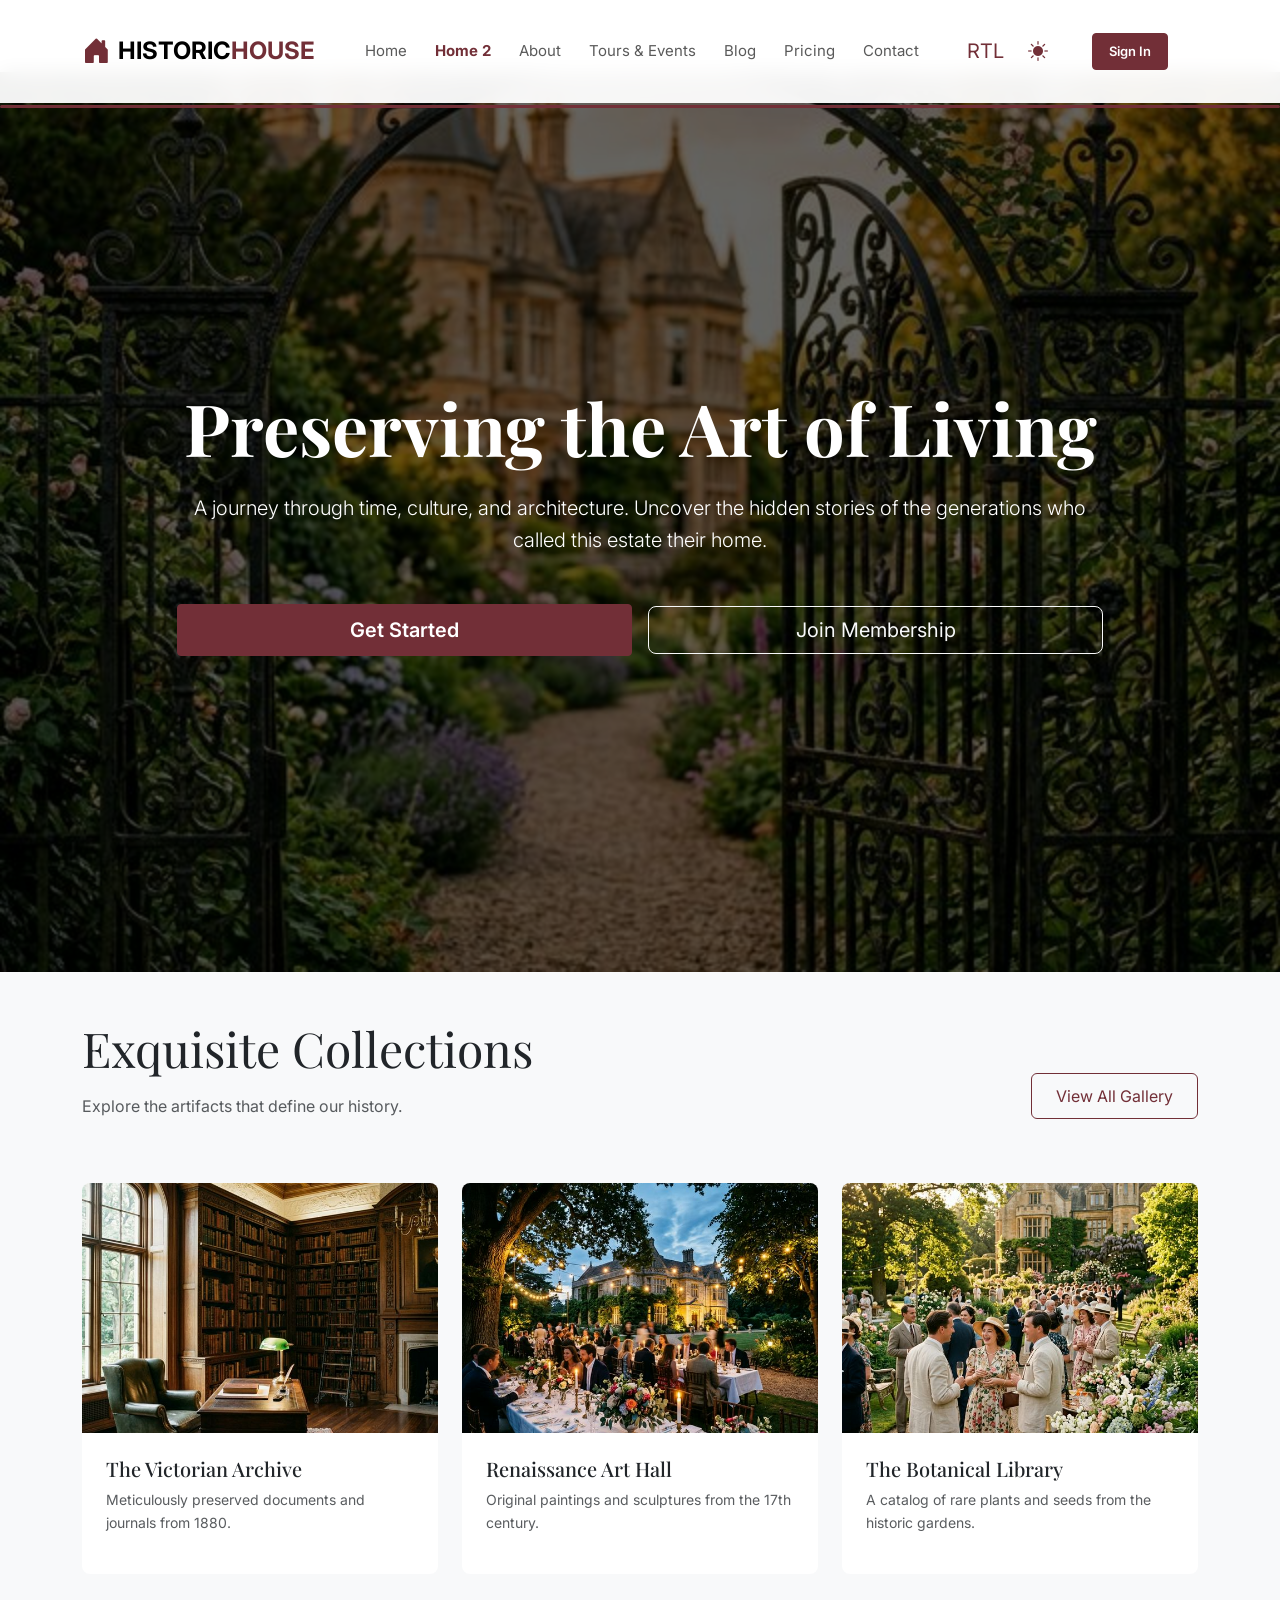
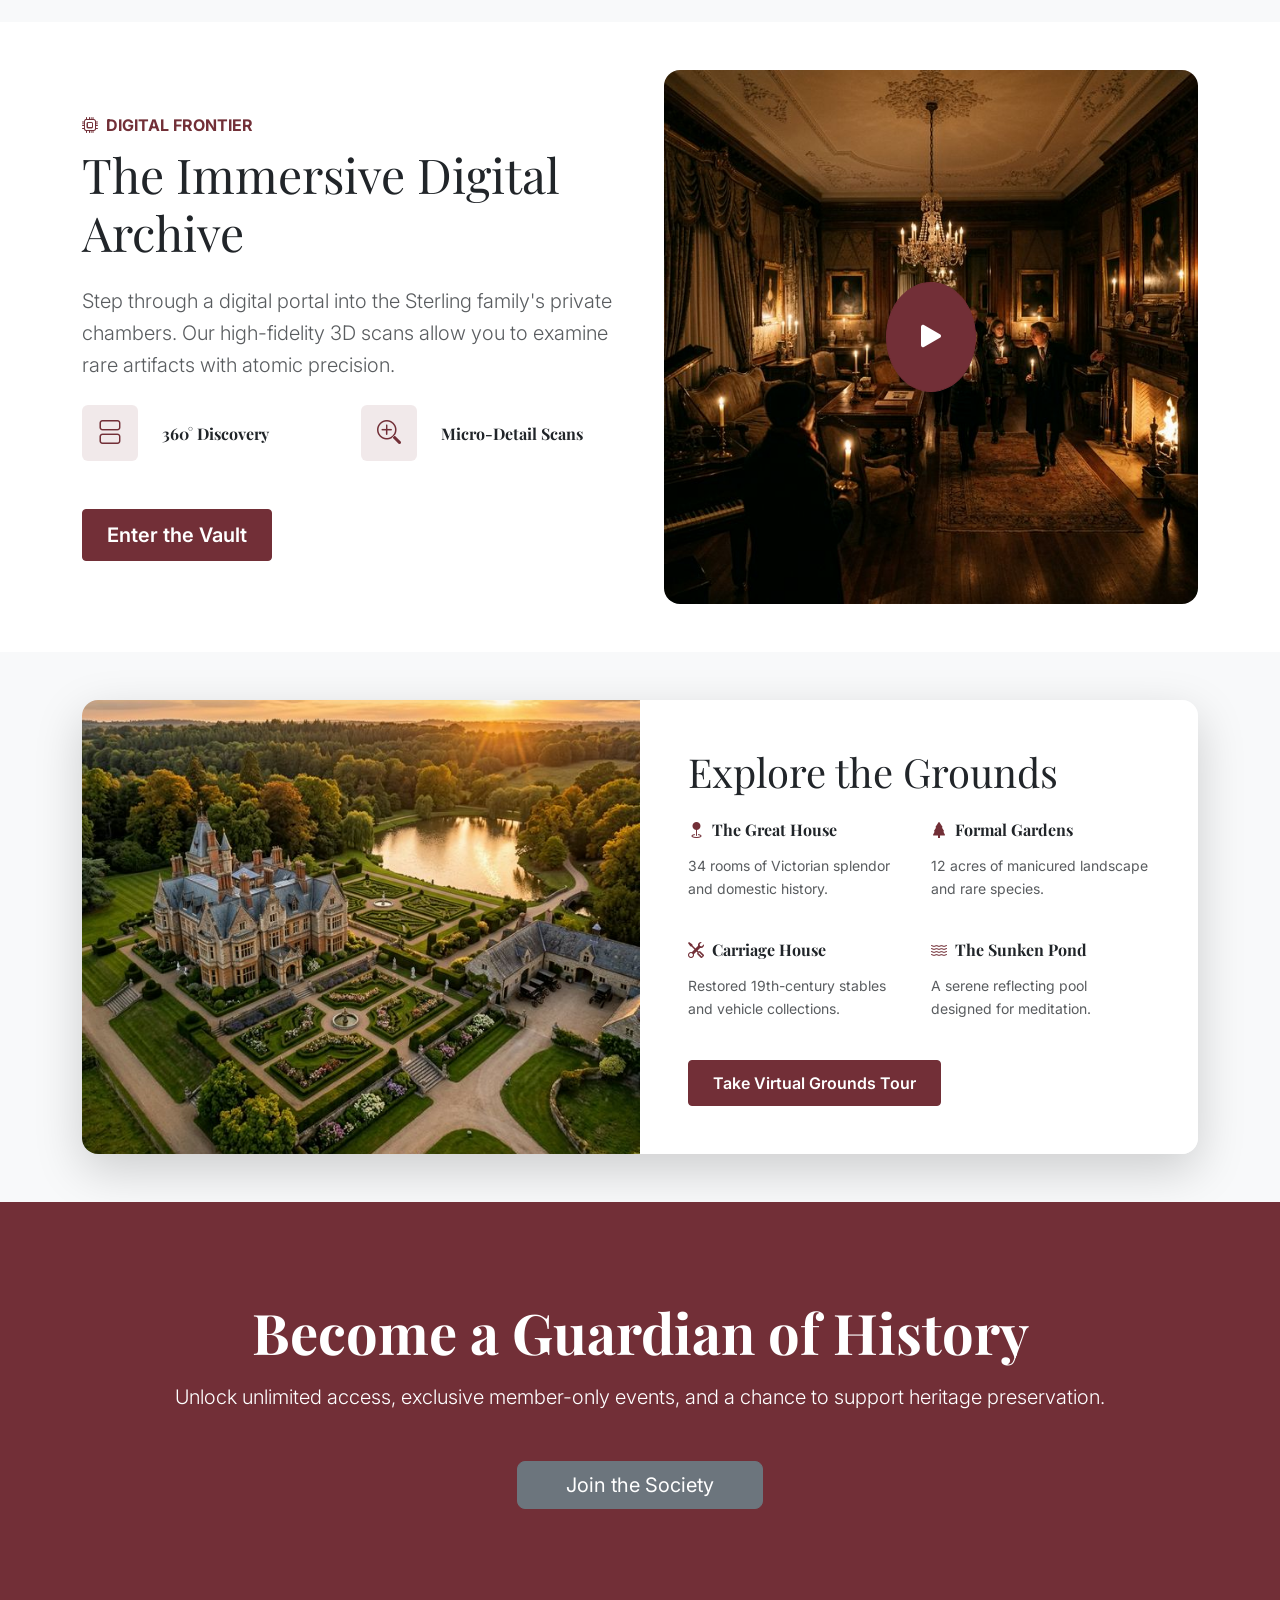
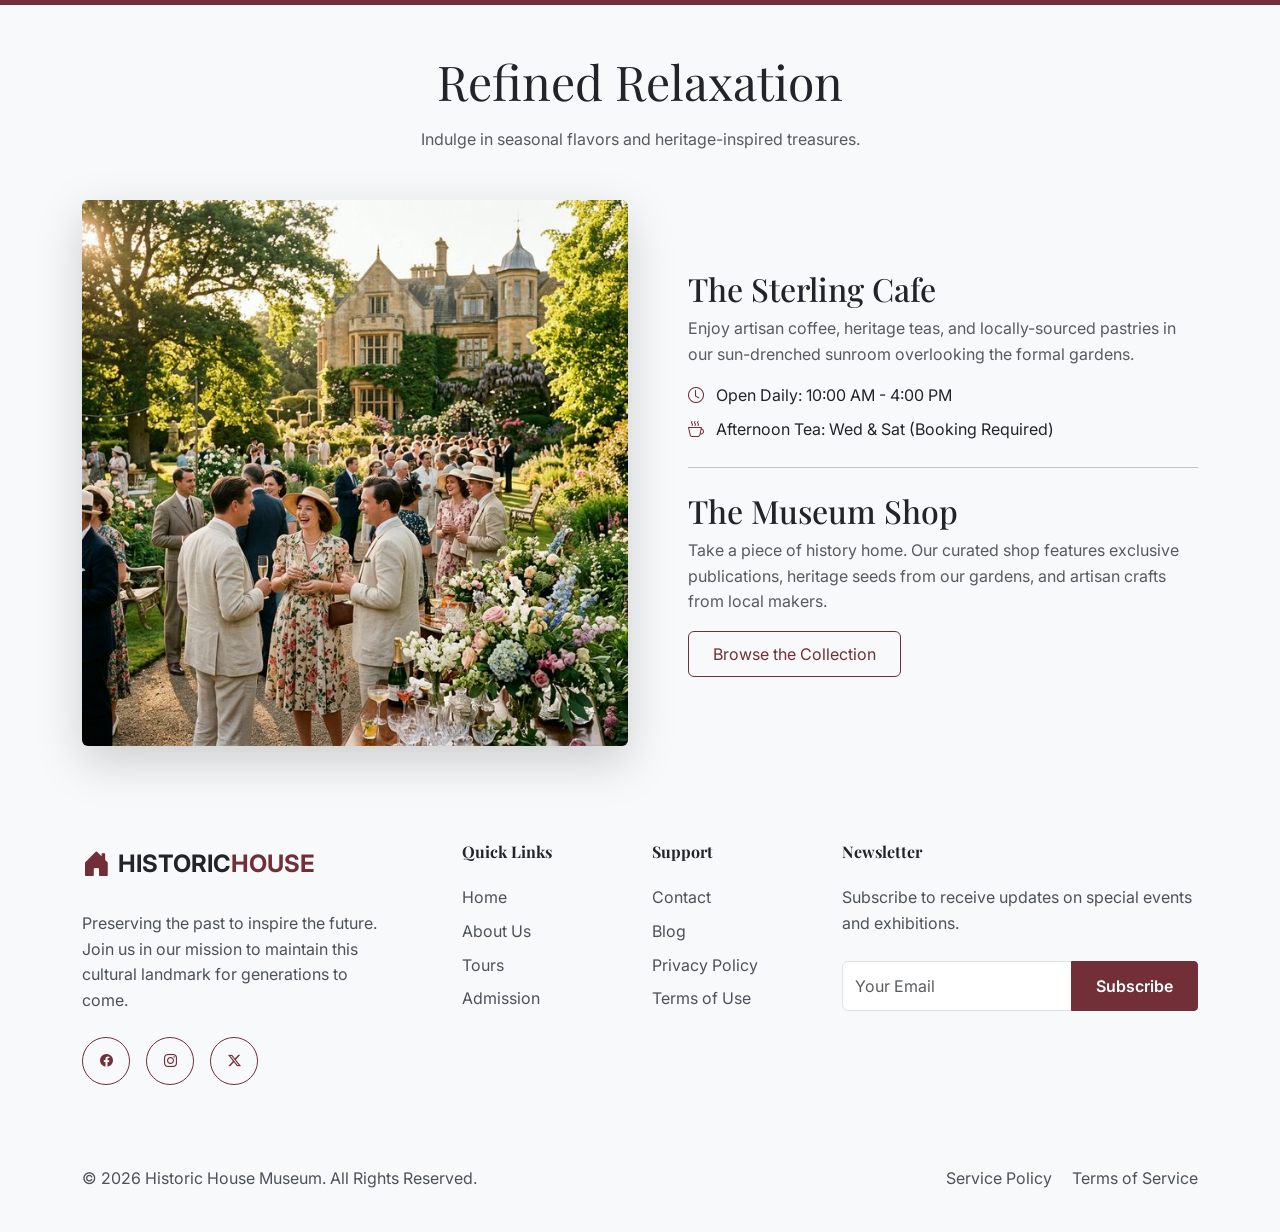
<file: home2.html>
<!DOCTYPE html>
<html lang="en" data-bs-theme="light">
<head>
    <meta charset="UTF-8">
    <meta name="viewport" content="width=device-width, initial-scale=1.0">
    <title>Collections & Heritage | Historic House Museum</title>
    <meta name="description" content="Discover our curated collections and architectural heritage. Home 2 variant for the Historic House Museum.">
    
    <!-- Bootstrap 5 CSS -->
    <link href="https://cdn.jsdelivr.net/npm/bootstrap@5.3.2/dist/css/bootstrap.min.css" rel="stylesheet">
    <!-- Bootstrap Icons -->
    <link rel="stylesheet" href="https://cdn.jsdelivr.net/npm/bootstrap-icons@1.11.1/font/bootstrap-icons.css">
    <!-- Google Fonts -->
    <link rel="preconnect" href="https://fonts.googleapis.com">
    <link rel="preconnect" href="https://fonts.gstatic.com" crossorigin>
    <link href="https://fonts.googleapis.com/css2?family=Inter:wght@400;500;600;700&family=Playfair+Display:wght@700;800&display=swap" rel="stylesheet">
    
    <!-- Custom CSS -->
    <link rel="stylesheet" href="assets/css/style.css">
    <link rel="icon" type="image/svg+xml" href="assets/images/favicon.svg">
    <link rel="shortcut icon" href="assets/images/favicon.svg">
</head>
<body>

    <!-- Preloader -->
    <div id="preloader">
        <div class="spinner"></div>
    </div>

    <!-- Header & Navigation (Identical to Home) -->
    <nav class="navbar navbar-expand-xl fixed-top">
        <div class="container">
            <a class="navbar-brand d-flex align-items-center" href="index.html">
                <i class="bi bi-house-door-fill text-primary me-2 fs-3"></i>
                <span class="fw-bold fs-4 font-heading">HISTORIC<span class="text-primary">HOUSE</span></span>
            </a>
            
            <button class="navbar-toggler" type="button" data-bs-toggle="collapse" data-bs-target="#navbarSupportedContent" aria-controls="navbarSupportedContent" aria-label="Toggle navigation">
                <span class="navbar-toggler-icon"></span>
            </button>

            <div class="collapse navbar-collapse" id="navbarSupportedContent">
                    <ul class="navbar-nav ms-auto mb-2 mb-lg-0 align-items-center">
                        <li class="nav-item"><a class="nav-link" href="index.html">Home</a></li>
                        <li class="nav-item"><a class="nav-link active" href="home2.html">Home 2</a></li>
                        <li class="nav-item"><a class="nav-link" href="about.html">About</a></li>
                        <li class="nav-item">
                            <a class="nav-link" href="services.html">Tours & Events</a>
                        </li>
                        <li class="nav-item"><a class="nav-link" href="blog.html">Blog</a></li>
                        <li class="nav-item"><a class="nav-link" href="pricing.html">Pricing</a></li>
                        <li class="nav-item"><a class="nav-link" href="contact.html">Contact</a></li>
                        <li class="nav-item ms-lg-3 d-flex align-items-center gap-2">
                            <button class="glow-toggle" id="rtl-toggle" title="Toggle RTL">
                                <span>RTL</span>
                            </button>
                            <button class="glow-toggle" id="theme-toggle" title="Toggle Theme">
                                <i class="bi bi-sun-fill"></i>
                            </button>
                        </li>
                        <li class="nav-item ms-lg-3">
                            <a href="login.html" class="btn btn-primary btn-sm px-4">Sign In</a>
                        </li>
                    </ul>
            </div>
        </div>
    </nav>

    <!-- Hero Section 2 (Full Screen Scroll) -->
    <header class="hero-section vh-100" style="background-image: url('assets/images/hero-home2.png');">
        <div class="hero-overlay" style="background: rgba(0,0,0,0.6);"></div>
        <div class="container hero-content text-center">
            <div class="row justify-content-center">
                <div class="col-lg-10">
                    <h1 class="display-2 fw-bold mb-4" data-aos="fade-up">Preserving the <span class="text-white">Art of Living</span></h1>
                    <p class="lead mb-5" data-aos="fade-up" data-aos-delay="100">A journey through time, culture, and architecture. Uncover the hidden stories of the generations who called this estate their home.</p>
                    <div class="d-flex flex-column flex-sm-row gap-3 justify-content-center align-items-stretch align-items-sm-center" data-aos="fade-up" data-aos-delay="200">
                        <a href="about.html" class="btn btn-primary btn-lg px-5 w-100 w-sm-auto">Get Started</a>
                        <a href="pricing.html" class="btn btn-outline-light btn-lg px-5 w-100 w-sm-auto">Join Membership</a>
                    </div>
                </div>
            </div>
        </div>
    </header>

    <!-- Curated Collections Section -->
    <section class="section-padding bg-body-tertiary">
        <div class="container">
            <div class="row align-items-end mb-5">
                <div class="col-md-8">
                    <h2 class="display-5">Exquisite Collections</h2>
                    <p class="text-muted">Explore the artifacts that define our history.</p>
                </div>
                <div class="col-md-4 text-md-end">
                    <a href="services.html" class="btn btn-outline-primary mb-3">View All Gallery</a>
                </div>
            </div>
            <div class="row g-4">
                <div class="col-md-4">
                    <div class="custom-card p-0 overflow-hidden border-0">
                        <img src="assets/images/about-thumb.png" class="img-fluid" alt="Victorian Archive" style="height: 250px; width: 100%; object-fit: cover;">
                        <div class="p-4">
                            <h4 class="h5">The Victorian Archive</h4>
                            <p class="text-muted small">Meticulously preserved documents and journals from 1880.</p>
                        </div>
                    </div>
                </div>
                <div class="col-md-4">
                    <div class="custom-card p-0 overflow-hidden border-0">
                        <img src="assets/images/services-hero.png" class="img-fluid" alt="Renaissance Art Hall" style="height: 250px; width: 100%; object-fit: cover;">
                        <div class="p-4">
                            <h4 class="h5">Renaissance Art Hall</h4>
                            <p class="text-muted small">Original paintings and sculptures from the 17th century.</p>
                        </div>
                    </div>
                </div>
                <div class="col-md-4">
                    <div class="custom-card p-0 overflow-hidden border-0">
                        <img src="assets/images/event-garden.png" class="img-fluid" alt="Botanical Library" style="height: 250px; width: 100%; object-fit: cover;">
                        <div class="p-4">
                            <h4 class="h5">The Botanical Library</h4>
                            <p class="text-muted small">A catalog of rare plants and seeds from the historic gardens.</p>
                        </div>
                    </div>
                </div>
            </div>
        </div>
    </section>

    <!-- Immersive Digital Archive -->
    <section class="section-padding overflow-hidden">
        <div class="container">
            <div class="row align-items-center g-5">
                <div class="col-lg-6 order-lg-2">
                    <div class="position-relative">
                        <img src="assets/images/event-candlelight.png" class="img-fluid rounded-4 shadow-2xl" alt="Digital Archive Preview">
                        <div class="position-absolute top-50 start-50 translate-middle">
                            <a href="services.html" class="btn btn-primary rounded-circle p-4 shadow-lg pulse-animation">
                                <i class="bi bi-play-fill fs-1"></i>
                            </a>
                        </div>
                    </div>
                </div>
                <div class="col-lg-6 order-lg-1">
                    <span class="text-secondary fw-bold text-uppercase tracking-widest"><i class="bi bi-cpu me-2"></i>Digital Frontier</span>
                    <h2 class="display-5 mt-2 mb-4">The Immersive Digital Archive</h2>
                    <p class="lead text-muted mb-4">Step through a digital portal into the Sterling family's private chambers. Our high-fidelity 3D scans allow you to examine rare artifacts with atomic precision.</p>
                    <div class="row g-4 mb-5">
                        <div class="col-sm-6">
                            <div class="digital-feature">
                                <span class="digital-feature-icon bg-primary-subtle rounded">
                                    <i class="bi bi-view-stacked text-primary fs-4"></i>
                                </span>
                                <h6 class="digital-feature-title">360° Discovery</h6>
                            </div>
                        </div>
                        <div class="col-sm-6">
                            <div class="digital-feature">
                                <span class="digital-feature-icon bg-primary-subtle rounded">
                                    <i class="bi bi-zoom-in text-primary fs-4"></i>
                                </span>
                                <h6 class="digital-feature-title">Micro-Detail Scans</h6>
                            </div>
                        </div>
                    </div>
                    <a href="services.html" class="btn btn-primary btn-lg px-4">Enter the Vault</a>
                </div>
            </div>
        </div>
    </section>
    <!-- Estate Grounds Overview -->
    <section class="section-padding bg-body-tertiary">
        <div class="container">
            <div class="row g-0 rounded-4 overflow-hidden shadow-lg">
                <div class="col-lg-6">
                    <div class="h-100 min-vh-50" style="background-image: url('assets/images/estate-aerial.png'); background-size: cover; background-position: center;"></div>
                </div>
                <div class="col-lg-6 bg-body p-5 d-flex flex-column justify-content-center">
                    <h2 class="display-6 mb-4">Explore the Grounds</h2>
                    <div class="row g-4 mb-4">
                        <div class="col-sm-6">
                            <h6 class="fw-bold"><i class="bi bi-geo-fill text-primary me-2"></i>The Great House</h6>
                            <p class="small text-muted">34 rooms of Victorian splendor and domestic history.</p>
                        </div>
                        <div class="col-sm-6">
                            <h6 class="fw-bold"><i class="bi bi-tree-fill text-primary me-2"></i>Formal Gardens</h6>
                            <p class="small text-muted">12 acres of manicured landscape and rare species.</p>
                        </div>
                        <div class="col-sm-6">
                            <h6 class="fw-bold"><i class="bi bi-tools text-primary me-2"></i>Carriage House</h6>
                            <p class="small text-muted">Restored 19th-century stables and vehicle collections.</p>
                        </div>
                        <div class="col-sm-6">
                            <h6 class="fw-bold"><i class="bi bi-water text-primary me-2"></i>The Sunken Pond</h6>
                            <p class="small text-muted">A serene reflecting pool designed for meditation.</p>
                        </div>
                    </div>
                    <div>
                        <a href="services.html" class="btn btn-primary">Take Virtual Grounds Tour</a>
                    </div>
                </div>
            </div>
        </div>
    </section>

    <!-- Membership CTA -->
    <section class="section-padding bg-primary text-white text-center">
        <div class="container py-5">
            <h2 class="display-4 fw-bold">Become a Guardian of History</h2>
            <p class="lead mb-5">Unlock unlimited access, exclusive member-only events, and a chance to support heritage preservation.</p>
            <a href="register.html" class="btn btn-secondary btn-lg px-5">Join the Society</a>
        </div>
    </section>

    <!-- Museum Cafe & Gift Shop -->
    <section class="section-padding bg-body-tertiary">
        <div class="container text-center mb-5">
            <h2 class="display-5">Refined Relaxation</h2>
            <p class="text-body opacity-75">Indulge in seasonal flavors and heritage-inspired treasures.</p>
        </div>
        <div class="container">
            <div class="row g-4 align-items-center">
                <div class="col-lg-6">
                    <img src="assets/images/garden-cafe.png" class="img-fluid rounded shadow-lg" alt="Sterling Cafe">
                </div>
                <div class="col-lg-6 ps-lg-5">
                    <div class="mb-4">
                        <h3 class="h2">The Sterling Cafe</h3>
                        <p class="text-muted">Enjoy artisan coffee, heritage teas, and locally-sourced pastries in our sun-drenched sunroom overlooking the formal gardens.</p>
                        <ul class="list-unstyled">
                            <li class="mb-2"><i class="bi bi-clock text-primary me-2"></i> Open Daily: 10:00 AM - 4:00 PM</li>
                            <li><i class="bi bi-cup-hot text-primary me-2"></i> Afternoon Tea: Wed & Sat (Booking Required)</li>
                        </ul>
                    </div>
                    <hr class="my-4">
                    <div>
                        <h3 class="h2">The Museum Shop</h3>
                        <p class="text-muted">Take a piece of history home. Our curated shop features exclusive publications, heritage seeds from our gardens, and artisan crafts from local makers.</p>
                        <a href="#" class="btn btn-outline-primary">Browse the Collection</a>
                    </div>
                </div>
            </div>
        </div>
    </section>

    <!-- Footer (Identical) -->
    <footer class="bg-body-tertiary section-padding pb-4">
        <div class="container">
            <div class="row g-4 mb-5">
                <div class="col-lg-4 col-md-6">
                    <a href="index.html" class="d-inline-flex align-items-center text-decoration-none mb-4"><i class="bi bi-house-door-fill text-primary me-2 fs-3"></i><span class="fw-bold fs-4 font-heading text-body">HISTORIC<span class="text-primary">HOUSE</span></span></a>
                    <p class="text-muted pe-lg-5">Preserving the past to inspire the future. Join us in our mission to maintain this cultural landmark for generations to come.</p>
                    <div class="d-flex gap-3 mt-4">
                        <a href="#" class="btn btn-outline-primary btn-sm rounded-circle"><i class="bi bi-facebook"></i></a>
                        <a href="#" class="btn btn-outline-primary btn-sm rounded-circle"><i class="bi bi-instagram"></i></a>
                        <a href="#" class="btn btn-outline-primary btn-sm rounded-circle"><i class="bi bi-twitter-x"></i></a>
                    </div>
                </div>
                <div class="col-lg-2 col-md-3">
                    <h6 class="fw-bold mb-4">Quick Links</h6>
                    <ul class="list-unstyled">
                        <li class="mb-2"><a href="index.html" class="text-muted">Home</a></li>
                        <li class="mb-2"><a href="about.html" class="text-muted">About Us</a></li>
                        <li class="mb-2"><a href="services.html" class="text-muted">Tours</a></li>
                        <li class="mb-2"><a href="pricing.html" class="text-muted">Admission</a></li>
                    </ul>
                </div>
                <div class="col-lg-2 col-md-3">
                    <h6 class="fw-bold mb-4">Support</h6>
                    <ul class="list-unstyled">
                        <li class="mb-2"><a href="contact.html" class="text-muted">Contact</a></li>
                        <li class="mb-2"><a href="blog.html" class="text-muted">Blog</a></li>
                        <li class="mb-2"><a href="#" class="text-muted">Privacy Policy</a></li>
                        <li class="mb-2"><a href="#" class="text-muted">Terms of Use</a></li>
                    </ul>
                </div>
                <div class="col-lg-4 col-md-6">
                    <h6 class="fw-bold mb-4">Newsletter</h6>
                    <p class="text-muted mb-4">Subscribe to receive updates on special events and exhibitions.</p>
                    <form class="input-group mb-3 needs-validation" novalidate>
                        <input type="email" class="form-control" placeholder="Your Email" required>
                        <button class="btn btn-primary" type="submit">Subscribe</button>
                    </form>
                </div>
            </div>
            <hr class="border-secondary opacity-25">
            <div class="row py-3">
                <div class="col-md-6 text-center text-md-start">
                    <p class="text-muted mb-0">&copy; 2026 Historic House Museum. All Rights Reserved.</p>
                </div>
                <div class="col-md-6 text-center text-md-end">
                    <p class="text-muted mb-0">
                        <a href="#" class="text-muted text-decoration-none me-3">Service Policy</a>
                        <a href="#" class="text-muted text-decoration-none">Terms of Service</a>
                    </p>
                </div>
            </div>
        </div>
    </footer>

    <!-- Bootstrap 5 JS Bundle -->
    <script src="https://cdn.jsdelivr.net/npm/bootstrap@5.3.2/dist/js/bootstrap.bundle.min.js"></script>
    <!-- Custom JS -->
    <script src="assets/js/main.js"></script>
</body>
</html>
</file>
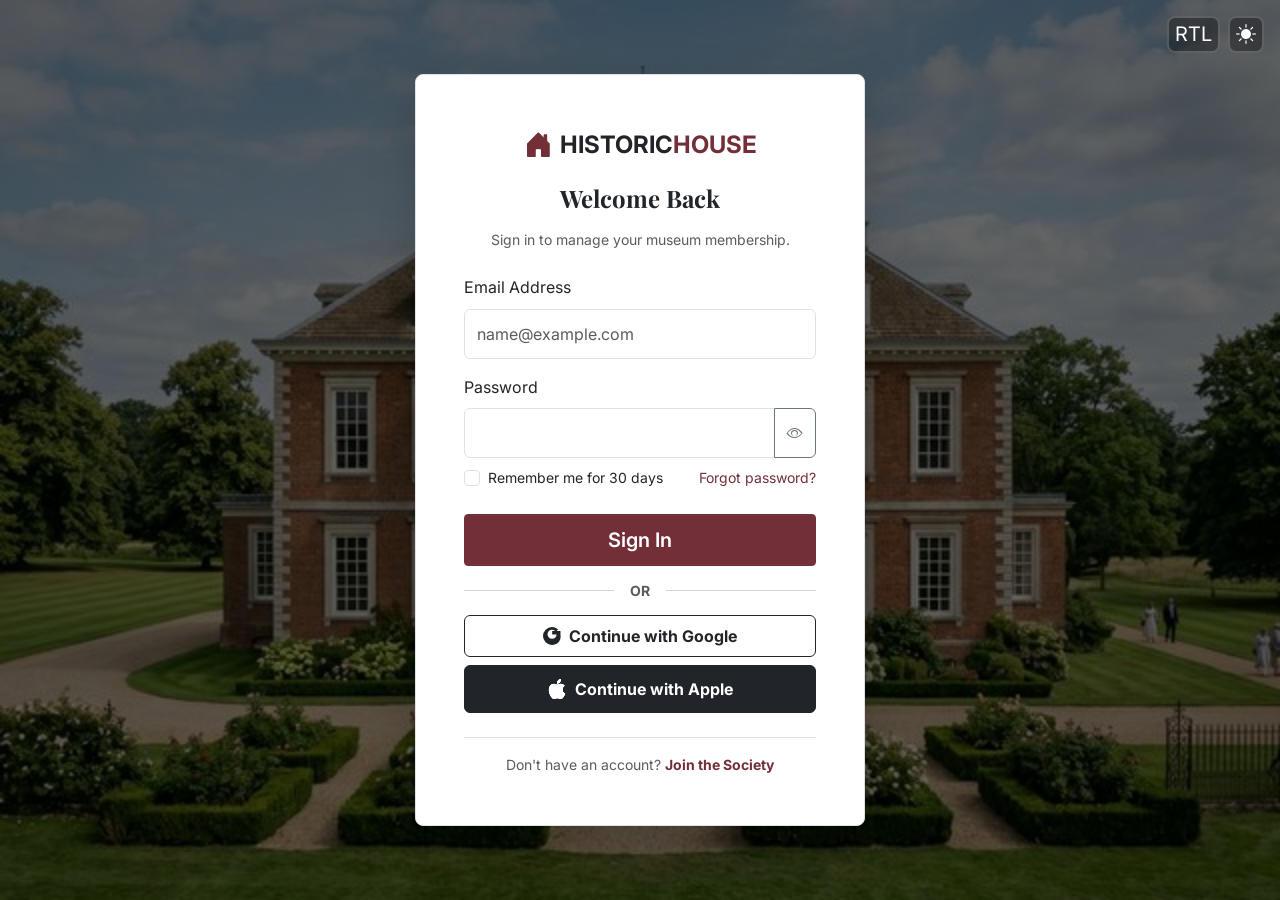
<file: login.html>
<!DOCTYPE html>
<html lang="en" data-bs-theme="light">
<head>
    <meta charset="UTF-8">
    <meta name="viewport" content="width=device-width, initial-scale=1.0">
    <title>Sign In | Historic House Museum</title>
    
    <!-- Bootstrap 5 CSS -->
    <link href="https://cdn.jsdelivr.net/npm/bootstrap@5.3.2/dist/css/bootstrap.min.css" rel="stylesheet">
    <!-- Bootstrap Icons -->
    <link rel="stylesheet" href="https://cdn.jsdelivr.net/npm/bootstrap-icons@1.11.1/font/bootstrap-icons.css">
    <!-- Google Fonts -->
    <link rel="preconnect" href="https://fonts.googleapis.com">
    <link rel="preconnect" href="https://fonts.gstatic.com" crossorigin>
    <link href="https://fonts.googleapis.com/css2?family=Inter:wght@400;500;600;700&family=Playfair+Display:wght@700;800&display=swap" rel="stylesheet">
    
    <!-- Custom CSS -->
    <link rel="stylesheet" href="assets/css/style.css">
    <link rel="icon" type="image/svg+xml" href="assets/images/favicon.svg">
    <link rel="shortcut icon" href="assets/images/favicon.svg">
    <link rel="icon" type="image/svg+xml" href="data:image/svg+xml,%3Csvg xmlns='http://www.w3.org/2000/svg' viewBox='0 0 100 100'%3E%3Crect width='100' height='100' fill='%23722F37'/%3E%3Ctext x='50' y='65' font-family='Inter,Arial,sans-serif' font-size='55' fill='%23ffffff' text-anchor='middle'%3EH%3C/text%3E%3C/svg%3E">
    <style>
        .auth-wrapper {
            min-height: 100vh;
            display: flex;
            align-items: center;
            justify-content: center;
            background: linear-gradient(rgba(0,0,0,0.6), rgba(0,0,0,0.6)), url('assets/images/hero-home.png');
            background-size: cover;
            background-position: center;
        }
    </style>
</head>
<body>

    <div class="position-fixed top-0 end-0 p-3 z-3 d-flex gap-2 auth-toggle-group">
        <button class="glow-toggle text-white" id="rtl-toggle" title="Toggle RTL">
            <span>RTL</span>
        </button>
        <button class="glow-toggle text-white" id="theme-toggle" title="Toggle Theme">
            <i class="bi bi-sun-fill"></i>
        </button>
    </div>

    <div class="auth-wrapper p-3">
        <div class="custom-card shadow-lg p-5" style="max-width: 450px; width: 100%;">
            <div class="text-center mb-4">
                <a href="index.html" class="navbar-brand d-inline-flex align-items-center mb-3">
                    <i class="bi bi-house-door-fill text-primary me-2 fs-3"></i>
                    <span class="fw-bold fs-4 font-heading">HISTORIC<span class="text-primary">HOUSE</span></span>
                </a>
                <h4 class="fw-bold">Welcome Back</h4>
                <p class="text-muted small">Sign in to manage your museum membership.</p>
            </div>

            <form class="needs-validation" novalidate action="dashboard.html">
                <div class="mb-3">
                    <label class="form-label">Email Address</label>
                    <input type="email" class="form-control" placeholder="name@example.com" required>
                </div>
                <div class="mb-3">
                    <label class="form-label">Password</label>
                    <div class="input-group">
                        <input type="password" class="form-control" id="loginPassword" required>
                        <button class="btn btn-outline-secondary" type="button" onclick="const p=document.getElementById('loginPassword');const i=this.querySelector('i');if(p.type==='password'){p.type='text';i.classList.replace('bi-eye','bi-eye-slash');}else{p.type='password';i.classList.replace('bi-eye-slash','bi-eye');}">
                            <i class="bi bi-eye"></i>
                        </button>
                    </div>
                    <div class="d-flex flex-column flex-sm-row justify-content-between align-items-sm-center gap-2 mt-2">
                        <div class="form-check d-flex align-items-center gap-2 mb-0 ps-0">
                            <input type="checkbox" class="form-check-input ms-0 mt-0" id="remember">
                            <label class="form-check-label small mb-0" for="remember">Remember me for 30 days</label>
                        </div>
                        <a href="#" class="small text-primary">Forgot password?</a>
                    </div>
                </div>
                <button type="submit" class="btn btn-primary btn-lg w-100 mt-2">Sign In</button>

                <div class="position-relative my-4">
                    <hr class="text-muted">
                    <span class="position-absolute top-50 start-50 translate-middle bg-card-custom px-3 small text-muted fw-bold">OR</span>
                </div>

                <button type="button" class="btn btn-outline-dark w-100 d-flex align-items-center justify-content-center gap-2 py-2">
                    <svg xmlns="http://www.w3.org/2000/svg" width="18" height="18" fill="currentColor" class="bi bi-google" viewBox="0 0 16 16">
                        <path d="M15.545 6.558a9.42 9.42 0 0 1 .139 1.626c0 2.434-.87 4.492-2.384 5.885h.002C11.978 15.292 10.158 16 8 16A8 8 0 1 1 8 0c2.182 0 4.036.815 5.447 2.138L11.31 4.28a3.956 3.956 0 0 0-3.31-1.74c-2.193 0-3.974 1.781-3.974 3.974S5.807 10.5 8 10.5c2.447 0 3.92-1.578 4.08-3.941H8.16v-3.04h7.385z"/>
                    </svg>
                    <span class="fw-bold">Continue with Google</span>
                </button>

                <button type="button" class="btn btn-dark w-100 d-flex align-items-center justify-content-center gap-2 py-2 mt-2">
                    <i class="bi bi-apple fs-5"></i>
                    <span class="fw-bold">Continue with Apple</span>
                </button>
            </form>

            <div class="text-center mt-4 pt-3 border-top">
                <p class="text-muted small mb-0">Don't have an account? <a href="register.html" class="fw-bold text-primary">Join the Society</a></p>
            </div>
        </div>
    </div>

    <!-- Bootstrap 5 JS Bundle -->
    <script src="https://cdn.jsdelivr.net/npm/bootstrap@5.3.2/dist/js/bootstrap.bundle.min.js"></script>
    <!-- Custom JS -->
    <script src="assets/js/main.js"></script>
</body>
</html>
</file>
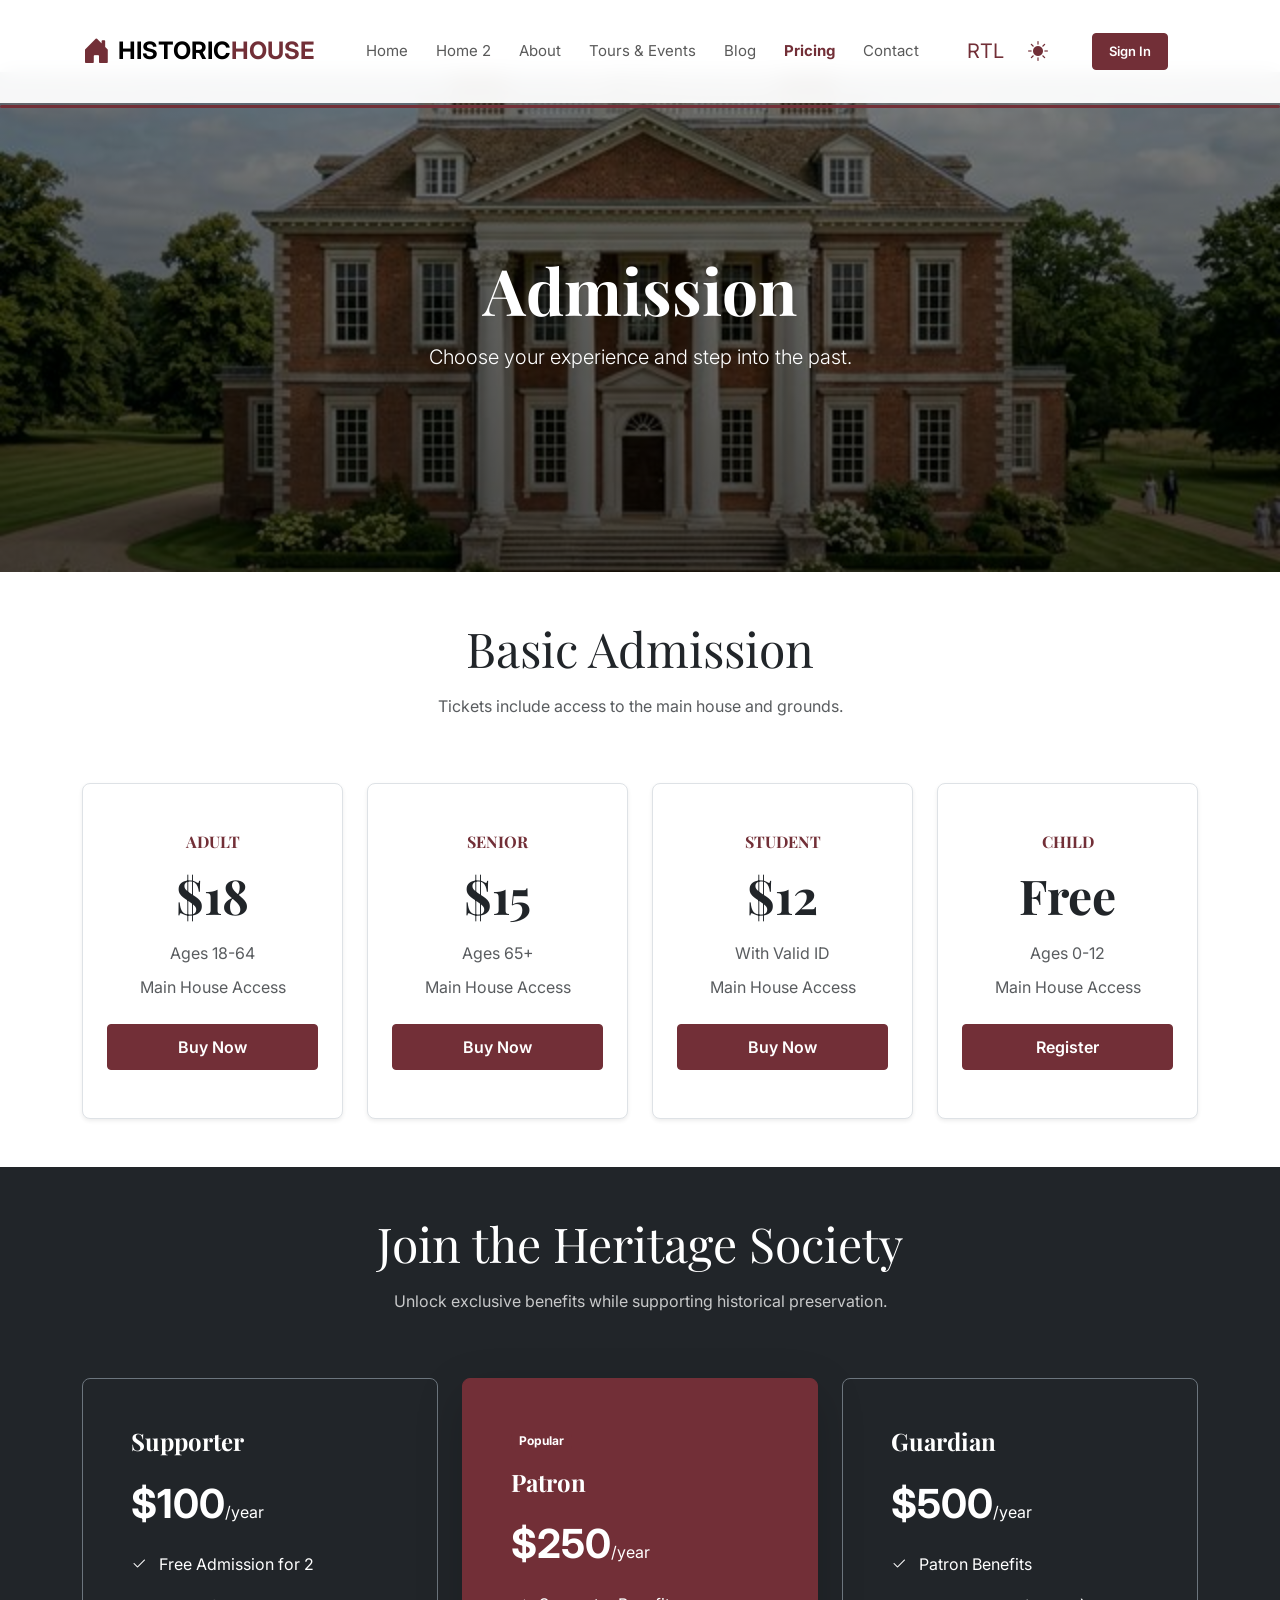
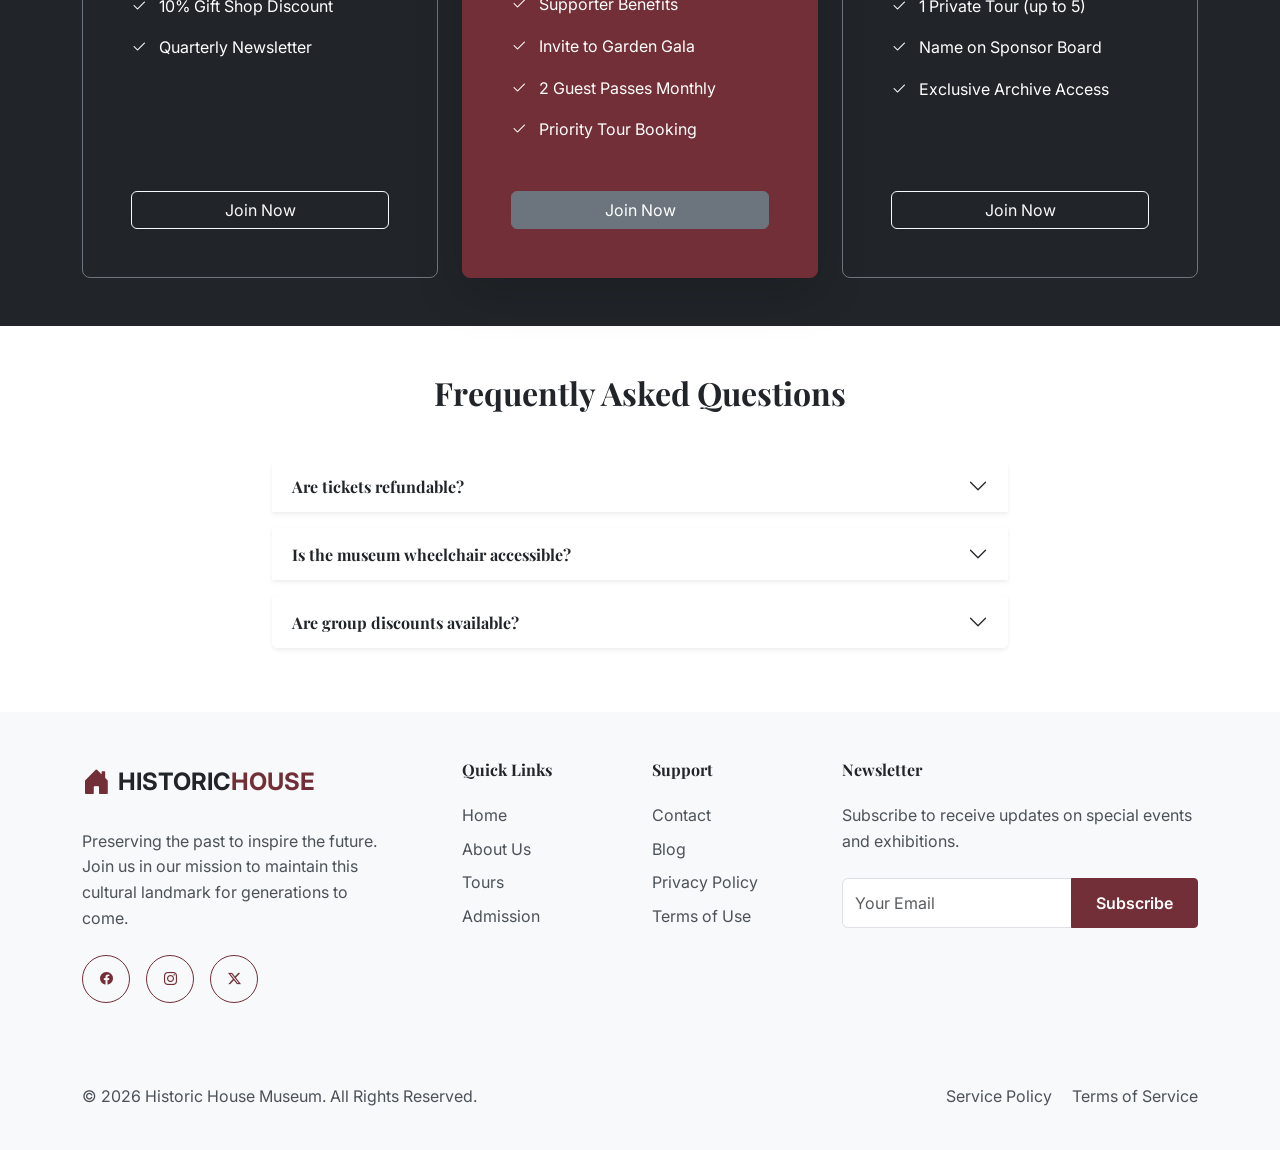
<file: pricing.html>
<!DOCTYPE html>
<html lang="en" data-bs-theme="light">
<head>
    <meta charset="UTF-8">
    <meta name="viewport" content="width=device-width, initial-scale=1.0">
    <title>Admission & Membership | Historic House Museum</title>
    <meta name="description" content="Plan your visit to the Historic House Museum. Check ticket prices for tours or join our membership society for exclusive benefits.">
    
    <!-- Bootstrap 5 CSS -->
    <link href="https://cdn.jsdelivr.net/npm/bootstrap@5.3.2/dist/css/bootstrap.min.css" rel="stylesheet">
    <!-- Bootstrap Icons -->
    <link rel="stylesheet" href="https://cdn.jsdelivr.net/npm/bootstrap-icons@1.11.1/font/bootstrap-icons.css">
    <!-- Google Fonts -->
    <link rel="preconnect" href="https://fonts.googleapis.com">
    <link rel="preconnect" href="https://fonts.gstatic.com" crossorigin>
    <link href="https://fonts.googleapis.com/css2?family=Inter:wght@400;500;600;700&family=Playfair+Display:wght@700;800&display=swap" rel="stylesheet">
    
    <!-- Custom CSS -->
    <link rel="stylesheet" href="assets/css/style.css">
    <link rel="icon" type="image/svg+xml" href="assets/images/favicon.svg">
    <link rel="shortcut icon" href="assets/images/favicon.svg">
</head>
<body>

    <!-- Preloader -->
    <div id="preloader">
        <div class="spinner"></div>
    </div>

    <!-- Header & Navigation -->
    <nav class="navbar navbar-expand-xl fixed-top">
        <div class="container">
            <a class="navbar-brand d-flex align-items-center" href="index.html">
                <i class="bi bi-house-door-fill text-primary me-2 fs-3"></i>
                <span class="fw-bold fs-4 font-heading">HISTORIC<span class="text-primary">HOUSE</span></span>
            </a>
            
            <button class="navbar-toggler" type="button" data-bs-toggle="collapse" data-bs-target="#navbarSupportedContent" aria-controls="navbarSupportedContent" aria-label="Toggle navigation">
                <span class="navbar-toggler-icon"></span>
            </button>

            <div class="collapse navbar-collapse" id="navbarSupportedContent">
                    <ul class="navbar-nav ms-auto mb-2 mb-lg-0 align-items-center">
                        <li class="nav-item"><a class="nav-link" href="index.html">Home</a></li>
                        <li class="nav-item"><a class="nav-link" href="home2.html">Home 2</a></li>
                        <li class="nav-item"><a class="nav-link" href="about.html">About</a></li>
                        <li class="nav-item">
                            <a class="nav-link" href="services.html">Tours & Events</a>
                        </li>
                        <li class="nav-item"><a class="nav-link" href="blog.html">Blog</a></li>
                        <li class="nav-item"><a class="nav-link active" href="pricing.html">Pricing</a></li>
                        <li class="nav-item"><a class="nav-link" href="contact.html">Contact</a></li>
                        <li class="nav-item ms-lg-3 d-flex align-items-center gap-2">
                            <button class="glow-toggle" id="rtl-toggle" title="Toggle RTL">
                                <span>RTL</span>
                            </button>
                            <button class="glow-toggle" id="theme-toggle" title="Toggle Theme">
                                <i class="bi bi-sun-fill"></i>
                            </button>
                        </li>
                        <li class="nav-item ms-lg-3">
                            <a href="login.html" class="btn btn-primary btn-sm px-4">Sign In</a>
                        </li>
                    </ul>
            </div>
        </div>
    </nav>

    <!-- Page Hero -->
    <header class="hero-section" style="background-image: url('assets/images/pricing-hero-premium.png'); height: 40vh;">
        <div class="hero-overlay"></div>
        <div class="container hero-content text-center">
            <h1 class="display-3 fw-bold mb-3">Admission</h1>
            <p class="lead text-white">Choose your experience and step into the past.</p>
        </div>
    </header>

    <!-- Ticket Categories -->
    <section class="section-padding">
        <div class="container">
            <div class="row text-center mb-5">
                <div class="col-12">
                    <h2 class="display-5">Basic Admission</h2>
                    <p class="text-muted">Tickets include access to the main house and grounds.</p>
                </div>
            </div>
            <div class="row g-4 justify-content-center align-items-stretch">
                <div class="col-12 col-sm-6 col-lg-3 d-flex">
                    <div class="custom-card py-5 shadow-sm text-center h-100 d-flex flex-column w-100">
                        <div class="flex-grow-1">
                            <h6 class="text-primary text-uppercase fw-bold">Adult</h6>
                            <h2 class="display-5 fw-bold my-3">$18</h2>
                            <ul class="list-unstyled mb-4 text-muted">
                                <li class="mb-2">Ages 18-64</li>
                                <li>Main House Access</li>
                            </ul>
                        </div>
                        <button class="btn btn-primary w-100">Buy Now</button>
                    </div>
                </div>
                <div class="col-12 col-sm-6 col-lg-3 d-flex">
                    <div class="custom-card py-5 shadow-sm text-center h-100 d-flex flex-column w-100">
                        <div class="flex-grow-1">
                            <h6 class="text-primary text-uppercase fw-bold">Senior</h6>
                            <h2 class="display-5 fw-bold my-3">$15</h2>
                            <ul class="list-unstyled mb-4 text-muted">
                                <li class="mb-2">Ages 65+</li>
                                <li>Main House Access</li>
                            </ul>
                        </div>
                        <button class="btn btn-primary w-100">Buy Now</button>
                    </div>
                </div>
                <div class="col-12 col-sm-6 col-lg-3 d-flex">
                    <div class="custom-card py-5 shadow-sm text-center h-100 d-flex flex-column w-100">
                        <div class="flex-grow-1">
                            <h6 class="text-primary text-uppercase fw-bold">Student</h6>
                            <h2 class="display-5 fw-bold my-3">$12</h2>
                            <ul class="list-unstyled mb-4 text-muted">
                                <li class="mb-2">With Valid ID</li>
                                <li>Main House Access</li>
                            </ul>
                        </div>
                        <button class="btn btn-primary w-100">Buy Now</button>
                    </div>
                </div>
                <div class="col-12 col-sm-6 col-lg-3 d-flex">
                    <div class="custom-card py-5 shadow-sm text-center h-100 d-flex flex-column w-100">
                        <div class="flex-grow-1">
                            <h6 class="text-primary text-uppercase fw-bold">Child</h6>
                            <h2 class="display-5 fw-bold my-3">Free</h2>
                            <ul class="list-unstyled mb-4 text-muted">
                                <li class="mb-2">Ages 0-12</li>
                                <li>Main House Access</li>
                            </ul>
                        </div>
                        <button class="btn btn-primary w-100">Register</button>
                    </div>
                </div>
            </div>
        </div>
    </section>

    <!-- Membership Plans -->
    <section class="section-padding bg-dark text-white">
        <div class="container">
            <div class="row justify-content-center text-center mb-5">
                <div class="col-lg-6">
                    <h2 class="display-5">Join the Heritage Society</h2>
                    <p class="text-muted">Unlock exclusive benefits while supporting historical preservation.</p>
                </div>
            </div>
            <div class="row g-4">
                <div class="col-lg-4">
                    <div class="custom-card membership-card bg-transparent border-secondary h-100 text-white p-5 d-flex flex-column text-start">
                        <div class="flex-grow-1">
                            <h4 class="mb-0">Supporter</h4>
                            <div class="display-6 fw-bold my-4">$100<small class="fs-6 fw-normal">/year</small></div>
                            <ul class="list-unstyled mb-5">
                                <li class="mb-3"><i class="bi bi-check2 text-white me-2"></i> Free Admission for 2</li>
                                <li class="mb-3"><i class="bi bi-check2 text-white me-2"></i> 10% Gift Shop Discount</li>
                                <li class="mb-3"><i class="bi bi-check2 text-white me-2"></i> Quarterly Newsletter</li>
                            </ul>
                        </div>
                        <a href="register.html" class="btn btn-outline-light w-100">Join Now</a>
                    </div>
                </div>
                <div class="col-lg-4">
                    <div class="custom-card membership-card bg-primary border-primary h-100 text-white p-5 shadow-lg transform-scale d-flex flex-column text-start">
                        <div class="flex-grow-1">
                            <div class="badge bg-secondary mb-3">Popular</div>
                            <h4 class="mb-0">Patron</h4>
                            <div class="display-6 fw-bold my-4">$250<small class="fs-6 fw-normal">/year</small></div>
                            <ul class="list-unstyled mb-5">
                                <li class="mb-3"><i class="bi bi-check2 text-white me-2"></i> Supporter Benefits</li>
                                <li class="mb-3"><i class="bi bi-check2 text-white me-2"></i> Invite to Garden Gala</li>
                                <li class="mb-3"><i class="bi bi-check2 text-white me-2"></i> 2 Guest Passes Monthly</li>
                                <li class="mb-3"><i class="bi bi-check2 text-white me-2"></i> Priority Tour Booking</li>
                            </ul>
                        </div>
                        <a href="register.html" class="btn btn-secondary w-100">Join Now</a>
                    </div>
                </div>
                <div class="col-lg-4">
                    <div class="custom-card membership-card bg-transparent border-secondary h-100 text-white p-5 d-flex flex-column text-start">
                        <div class="flex-grow-1">
                            <h4 class="mb-0">Guardian</h4>
                            <div class="display-6 fw-bold my-4">$500<small class="fs-6 fw-normal">/year</small></div>
                            <ul class="list-unstyled mb-5">
                                <li class="mb-3"><i class="bi bi-check2 text-white me-2"></i> Patron Benefits</li>
                                <li class="mb-3"><i class="bi bi-check2 text-white me-2"></i> 1 Private Tour (up to 5)</li>
                                <li class="mb-3"><i class="bi bi-check2 text-white me-2"></i> Name on Sponsor Board</li>
                                <li class="mb-3"><i class="bi bi-check2 text-white me-2"></i> Exclusive Archive Access</li>
                            </ul>
                        </div>
                        <a href="register.html" class="btn btn-outline-light w-100">Join Now</a>
                    </div>
                </div>
            </div>
        </div>
    </section>

    <!-- FAQ Section -->
    <section class="section-padding">
        <div class="container">
            <h2 class="text-center mb-5">Frequently Asked Questions</h2>
            <div class="row justify-content-center">
                <div class="col-lg-8">
                    <div class="accordion" id="faqAccordion">
                        <div class="accordion-item shadow-sm border-0 mb-3">
                            <h2 class="accordion-header">
                                <button class="accordion-button collapsed fw-bold" type="button" data-bs-toggle="collapse" data-bs-target="#collapseOne">
                                    Are tickets refundable?
                                </button>
                            </h2>
                            <div id="collapseOne" class="accordion-collapse collapse" data-bs-parent="#faqAccordion">
                                <div class="accordion-body text-muted">
                                    Tickets are non-refundable but can be rescheduled up to 24 hours before your scheduled visit. Contact our support for assistance.
                                </div>
                            </div>
                        </div>
                        <div class="accordion-item shadow-sm border-0 mb-3">
                            <h2 class="accordion-header">
                                <button class="accordion-button collapsed fw-bold" type="button" data-bs-toggle="collapse" data-bs-target="#collapseTwo">
                                    Is the museum wheelchair accessible?
                                </button>
                            </h2>
                            <div id="collapseTwo" class="accordion-collapse collapse" data-bs-parent="#faqAccordion">
                                <div class="accordion-body text-muted">
                                    The grand floor and gardens are fully accessible. However, the basement archives and second-floor bedrooms are only accessible via historic staircases. We offer virtual alternative tours for those areas.
                                </div>
                            </div>
                        </div>
                        <div class="accordion-item shadow-sm border-0 mb-3">
                            <h2 class="accordion-header">
                                <button class="accordion-button collapsed fw-bold" type="button" data-bs-toggle="collapse" data-bs-target="#collapseThree">
                                    Are group discounts available?
                                </button>
                            </h2>
                            <div id="collapseThree" class="accordion-collapse collapse" data-bs-parent="#faqAccordion">
                                <div class="accordion-body text-muted">
                                    Yes, we offer specialized rates for groups of 10 or more and school field trips. Please use our contact form for group inquiries.
                                </div>
                            </div>
                        </div>
                    </div>
                </div>
            </div>
        </div>
    </section>

    <!-- Footer -->
    <footer class="bg-body-tertiary section-padding pb-4">
        <div class="container">
            <div class="row g-4 mb-5">
                <div class="col-lg-4 col-md-6">
                    <a href="index.html" class="d-inline-flex align-items-center text-decoration-none mb-4"><i class="bi bi-house-door-fill text-primary me-2 fs-3"></i><span class="fw-bold fs-4 font-heading text-body">HISTORIC<span class="text-primary">HOUSE</span></span></a>
                    <p class="text-muted pe-lg-5">Preserving the past to inspire the future. Join us in our mission to maintain this cultural landmark for generations to come.</p>
                    <div class="d-flex gap-3 mt-4">
                        <a href="#" class="btn btn-outline-primary btn-sm rounded-circle"><i class="bi bi-facebook"></i></a>
                        <a href="#" class="btn btn-outline-primary btn-sm rounded-circle"><i class="bi bi-instagram"></i></a>
                        <a href="#" class="btn btn-outline-primary btn-sm rounded-circle"><i class="bi bi-twitter-x"></i></a>
                    </div>
                </div>
                <div class="col-lg-2 col-md-3">
                    <h6 class="fw-bold mb-4">Quick Links</h6>
                    <ul class="list-unstyled">
                        <li class="mb-2"><a href="index.html" class="text-muted">Home</a></li>
                        <li class="mb-2"><a href="about.html" class="text-muted">About Us</a></li>
                        <li class="mb-2"><a href="services.html" class="text-muted">Tours</a></li>
                        <li class="mb-2"><a href="pricing.html" class="text-muted">Admission</a></li>
                    </ul>
                </div>
                <div class="col-lg-2 col-md-3">
                    <h6 class="fw-bold mb-4">Support</h6>
                    <ul class="list-unstyled">
                        <li class="mb-2"><a href="contact.html" class="text-muted">Contact</a></li>
                        <li class="mb-2"><a href="blog.html" class="text-muted">Blog</a></li>
                        <li class="mb-2"><a href="#" class="text-muted">Privacy Policy</a></li>
                        <li class="mb-2"><a href="#" class="text-muted">Terms of Use</a></li>
                    </ul>
                </div>
                <div class="col-lg-4 col-md-6">
                    <h6 class="fw-bold mb-4">Newsletter</h6>
                    <p class="text-muted mb-4">Subscribe to receive updates on special events and exhibitions.</p>
                    <form class="input-group mb-3 needs-validation" novalidate>
                        <input type="email" class="form-control" placeholder="Your Email" required>
                        <button class="btn btn-primary" type="submit">Subscribe</button>
                    </form>
                </div>
            </div>
            <hr class="border-secondary opacity-25">
            <div class="row py-3">
                <div class="col-md-6 text-center text-md-start">
                    <p class="text-muted mb-0">&copy; 2026 Historic House Museum. All Rights Reserved.</p>
                </div>
                <div class="col-md-6 text-center text-md-end">
                    <p class="text-muted mb-0">
                        <a href="#" class="text-muted text-decoration-none me-3">Service Policy</a>
                        <a href="#" class="text-muted text-decoration-none">Terms of Service</a>
                    </p>
                </div>
            </div>
        </div>
    </footer>

    <!-- Bootstrap 5 JS Bundle -->
    <script src="https://cdn.jsdelivr.net/npm/bootstrap@5.3.2/dist/js/bootstrap.bundle.min.js"></script>
    <!-- Custom JS -->
    <script src="assets/js/main.js"></script>
</body>
</html>
</file>
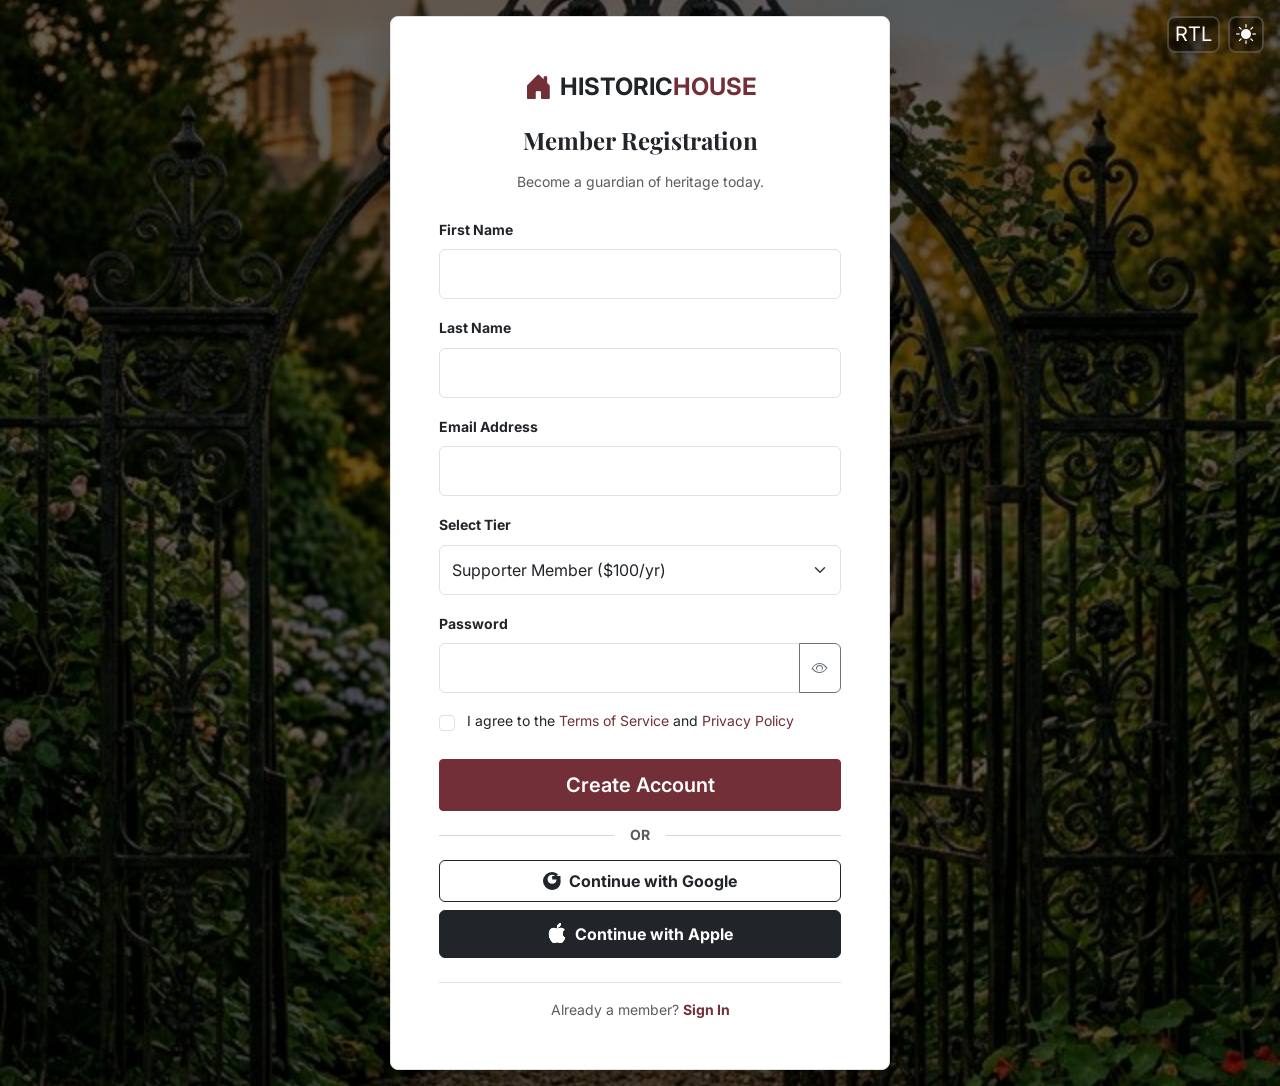
<file: register.html>
<!DOCTYPE html>
<html lang="en" data-bs-theme="light">
<head>
    <meta charset="UTF-8">
    <meta name="viewport" content="width=device-width, initial-scale=1.0">
    <title>Join the Society | Historic House Museum</title>
    
    <!-- Bootstrap 5 CSS -->
    <link href="https://cdn.jsdelivr.net/npm/bootstrap@5.3.2/dist/css/bootstrap.min.css" rel="stylesheet">
    <!-- Bootstrap Icons -->
    <link rel="stylesheet" href="https://cdn.jsdelivr.net/npm/bootstrap-icons@1.11.1/font/bootstrap-icons.css">
    <!-- Google Fonts -->
    <link rel="preconnect" href="https://fonts.googleapis.com">
    <link rel="preconnect" href="https://fonts.gstatic.com" crossorigin>
    <link href="https://fonts.googleapis.com/css2?family=Inter:wght@400;500;600;700&family=Playfair+Display:wght@700;800&display=swap" rel="stylesheet">
    
    <!-- Custom CSS -->
    <link rel="stylesheet" href="assets/css/style.css">
    <link rel="icon" type="image/svg+xml" href="assets/images/favicon.svg">
    <link rel="shortcut icon" href="assets/images/favicon.svg">
    <link rel="icon" type="image/svg+xml" href="data:image/svg+xml,%3Csvg xmlns='http://www.w3.org/2000/svg' viewBox='0 0 100 100'%3E%3Crect width='100' height='100' fill='%23722F37'/%3E%3Ctext x='50' y='65' font-family='Inter,Arial,sans-serif' font-size='55' fill='%23ffffff' text-anchor='middle'%3EH%3C/text%3E%3C/svg%3E">
    <style>
        .auth-wrapper {
            min-height: 100vh;
            display: flex;
            align-items: center;
            justify-content: center;
            background: linear-gradient(rgba(0,0,0,0.6), rgba(0,0,0,0.6)), url('assets/images/hero-home2.png');
            background-size: cover;
            background-position: center;
        }
    </style>
</head>
<body>

    <div class="position-fixed top-0 end-0 p-3 z-3 d-flex gap-2 auth-toggle-group">
        <button class="glow-toggle text-white" id="rtl-toggle" title="Toggle RTL">
            <span>RTL</span>
        </button>
        <button class="glow-toggle text-white" id="theme-toggle" title="Toggle Theme">
            <i class="bi bi-sun-fill"></i>
        </button>
    </div>

    <div class="auth-wrapper p-3">
        <div class="custom-card shadow-lg p-5" style="max-width: 500px; width: 100%;">
            <div class="text-center mb-4">
                <a href="index.html" class="navbar-brand d-inline-flex align-items-center mb-3">
                    <i class="bi bi-house-door-fill text-primary me-2 fs-3"></i>
                    <span class="fw-bold fs-4 font-heading">HISTORIC<span class="text-primary">HOUSE</span></span>
                </a>
                <h4 class="fw-bold">Member Registration</h4>
                <p class="text-muted small">Become a guardian of heritage today.</p>
            </div>

            <form class="row g-3 needs-validation" novalidate action="dashboard.html">
                <div class="col-12">
                    <label class="form-label small fw-bold">First Name</label>
                    <input type="text" class="form-control" required>
                </div>
                <div class="col-12">
                    <label class="form-label small fw-bold">Last Name</label>
                    <input type="text" class="form-control" required>
                </div>
                <div class="col-12">
                    <label class="form-label small fw-bold">Email Address</label>
                    <input type="email" class="form-control" required>
                </div>
                <div class="col-12">
                    <label class="form-label small fw-bold">Select Tier</label>
                    <select class="form-select form-control">
                        <option>Supporter Member ($100/yr)</option>
                        <option>Patron Member ($250/yr)</option>
                        <option>Guardian Member ($500/yr)</option>
                    </select>
                </div>
                <div class="col-12">
                    <label class="form-label small fw-bold">Password</label>
                    <div class="input-group">
                        <input type="password" class="form-control" id="registerPassword" required>
                        <button class="btn btn-outline-secondary" type="button" onclick="const p=document.getElementById('registerPassword');const i=this.querySelector('i');if(p.type==='password'){p.type='text';i.classList.replace('bi-eye','bi-eye-slash');}else{p.type='password';i.classList.replace('bi-eye-slash','bi-eye');}">
                            <i class="bi bi-eye"></i>
                        </button>
                    </div>
                </div>
                <div class="col-12">
                    <div class="form-check">
                        <input class="form-check-input" type="checkbox" id="terms" required>
                        <label class="form-check-label small" for="terms">
                            I agree to the <a href="#" class="text-primary">Terms of Service</a> and <a href="#" class="text-primary">Privacy Policy</a>
                        </label>
                    </div>
                </div>
                <div class="col-12 mt-4">
                    <button type="submit" class="btn btn-primary btn-lg w-100">Create Account</button>
                    
                    <div class="position-relative my-4">
                        <hr class="text-muted">
                        <span class="position-absolute top-50 start-50 translate-middle bg-card-custom px-3 small text-muted fw-bold">OR</span>
                    </div>

                    <button type="button" class="btn btn-outline-dark w-100 d-flex align-items-center justify-content-center gap-2 py-2">
                        <svg xmlns="http://www.w3.org/2000/svg" width="18" height="18" fill="currentColor" class="bi bi-google" viewBox="0 0 16 16">
                            <path d="M15.545 6.558a9.42 9.42 0 0 1 .139 1.626c0 2.434-.87 4.492-2.384 5.885h.002C11.978 15.292 10.158 16 8 16A8 8 0 1 1 8 0c2.182 0 4.036.815 5.447 2.138L11.31 4.28a3.956 3.956 0 0 0-3.31-1.74c-2.193 0-3.974 1.781-3.974 3.974S5.807 10.5 8 10.5c2.447 0 3.92-1.578 4.08-3.941H8.16v-3.04h7.385z"/>
                        </svg>
                        <span class="fw-bold">Continue with Google</span>
                    </button>

                    <button type="button" class="btn btn-dark w-100 d-flex align-items-center justify-content-center gap-2 py-2 mt-2">
                        <i class="bi bi-apple fs-5"></i>
                        <span class="fw-bold">Continue with Apple</span>
                    </button>
                </div>
            </form>

            <div class="text-center mt-4 pt-3 border-top">
                <p class="text-muted small mb-0">Already a member? <a href="login.html" class="fw-bold text-primary">Sign In</a></p>
            </div>
        </div>
    </div>

    <!-- Bootstrap 5 JS Bundle -->
    <script src="https://cdn.jsdelivr.net/npm/bootstrap@5.3.2/dist/js/bootstrap.bundle.min.js"></script>
    <!-- Custom JS -->
    <script src="assets/js/main.js"></script>
</body>
</html>
</file>
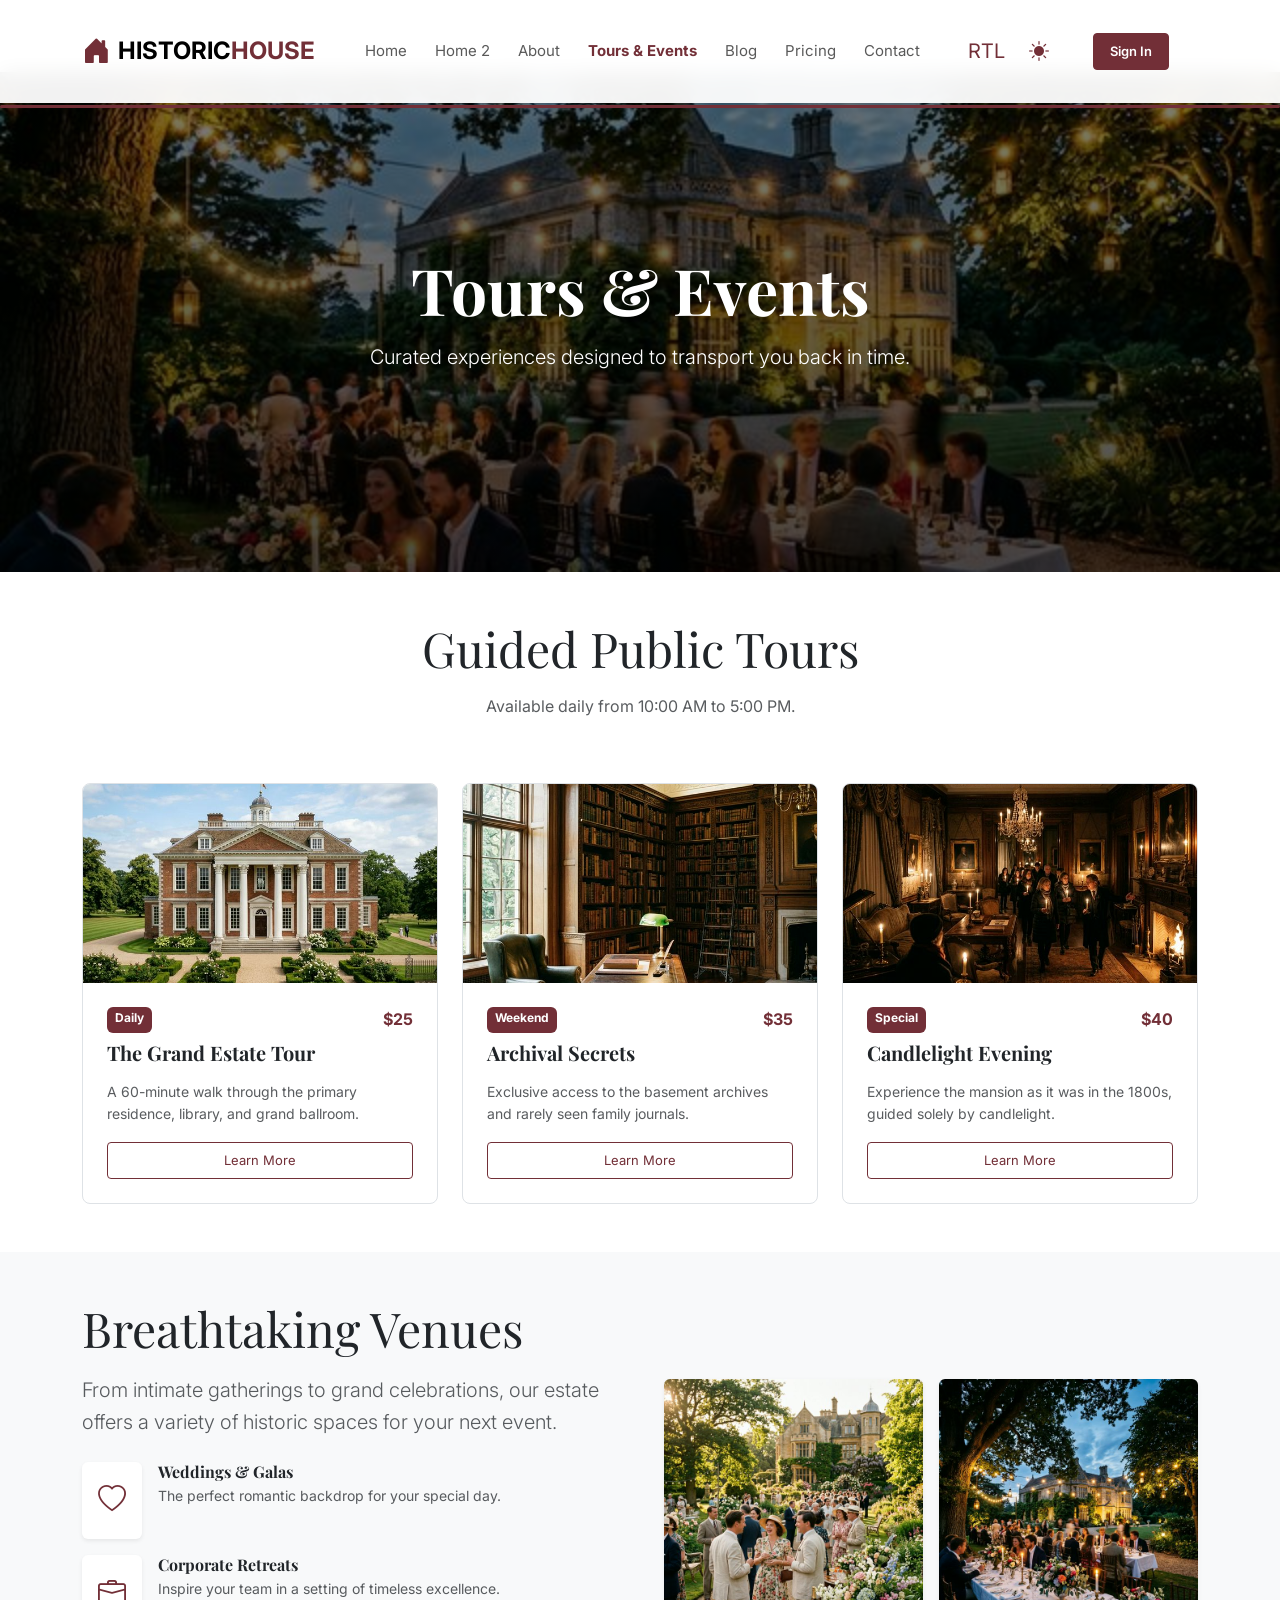
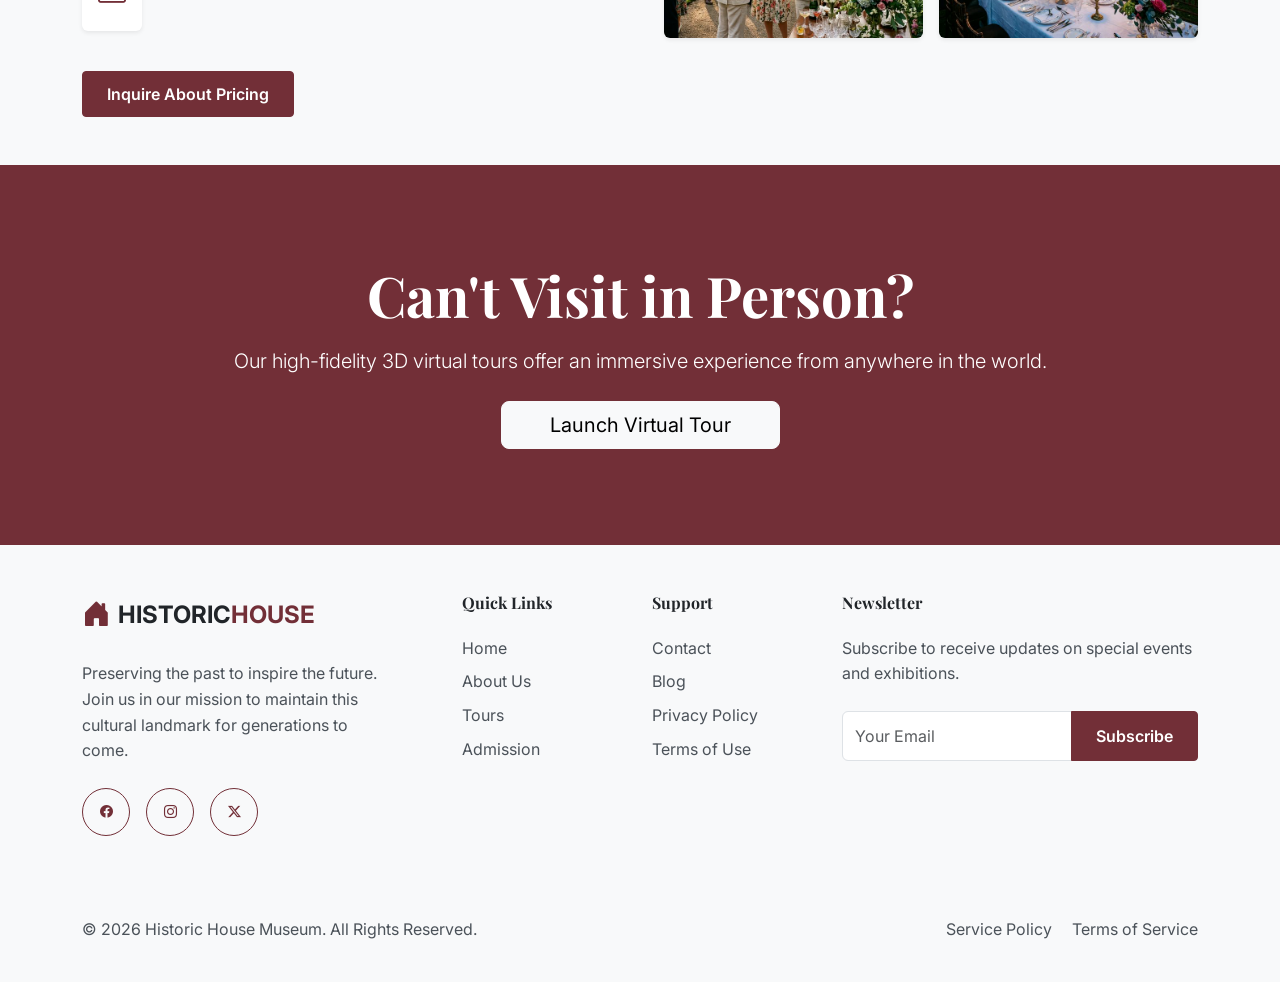
<file: services.html>
<!DOCTYPE html>
<html lang="en" data-bs-theme="light">
<head>
    <meta charset="UTF-8">
    <meta name="viewport" content="width=device-width, initial-scale=1.0">
    <title>Tours & Events | Historic House Museum</title>
    <meta name="description" content="Explore our range of public tours, virtual experiences, and elegant event rental options.">
    
    <!-- Bootstrap 5 CSS -->
    <link href="https://cdn.jsdelivr.net/npm/bootstrap@5.3.2/dist/css/bootstrap.min.css" rel="stylesheet">
    <!-- Bootstrap Icons -->
    <link rel="stylesheet" href="https://cdn.jsdelivr.net/npm/bootstrap-icons@1.11.1/font/bootstrap-icons.css">
    <!-- Google Fonts -->
    <link rel="preconnect" href="https://fonts.googleapis.com">
    <link rel="preconnect" href="https://fonts.gstatic.com" crossorigin>
    <link href="https://fonts.googleapis.com/css2?family=Inter:wght@400;500;600;700&family=Playfair+Display:wght@700;800&display=swap" rel="stylesheet">
    
    <!-- Custom CSS -->
    <link rel="stylesheet" href="assets/css/style.css">
    <link rel="icon" type="image/svg+xml" href="assets/images/favicon.svg">
    <link rel="shortcut icon" href="assets/images/favicon.svg">
</head>
<body>

    <!-- Preloader -->
    <div id="preloader">
        <div class="spinner"></div>
    </div>

    <!-- Header & Navigation -->
    <nav class="navbar navbar-expand-xl fixed-top">
        <div class="container">
            <a class="navbar-brand d-flex align-items-center" href="index.html">
                <i class="bi bi-house-door-fill text-primary me-2 fs-3"></i>
                <span class="fw-bold fs-4 font-heading">HISTORIC<span class="text-primary">HOUSE</span></span>
            </a>
            
            <button class="navbar-toggler" type="button" data-bs-toggle="collapse" data-bs-target="#navbarSupportedContent" aria-controls="navbarSupportedContent" aria-label="Toggle navigation">
                <span class="navbar-toggler-icon"></span>
            </button>

            <div class="collapse navbar-collapse" id="navbarSupportedContent">
                    <ul class="navbar-nav ms-auto mb-2 mb-lg-0 align-items-center">
                        <li class="nav-item"><a class="nav-link" href="index.html">Home</a></li>
                        <li class="nav-item"><a class="nav-link" href="home2.html">Home 2</a></li>
                        <li class="nav-item"><a class="nav-link" href="about.html">About</a></li>
                        <li class="nav-item">
                            <a class="nav-link active" href="services.html">Tours & Events</a>
                        </li>
                        <li class="nav-item"><a class="nav-link" href="blog.html">Blog</a></li>
                        <li class="nav-item"><a class="nav-link" href="pricing.html">Pricing</a></li>
                        <li class="nav-item"><a class="nav-link" href="contact.html">Contact</a></li>
                        <li class="nav-item ms-lg-3 d-flex align-items-center gap-2">
                            <button class="glow-toggle" id="rtl-toggle" title="Toggle RTL">
                                <span>RTL</span>
                            </button>
                            <button class="glow-toggle" id="theme-toggle" title="Toggle Theme">
                                <i class="bi bi-sun-fill"></i>
                            </button>
                        </li>
                        <li class="nav-item ms-lg-3">
                            <a href="login.html" class="btn btn-primary btn-sm px-4">Sign In</a>
                        </li>
                    </ul>
            </div>
        </div>
    </nav>

    <!-- Page Hero -->
    <header class="hero-section" style="background-image: url('assets/images/services-hero.png'); height: 50vh;">
        <div class="hero-overlay"></div>
        <div class="container hero-content text-center">
            <h1 class="display-3 fw-bold mb-3">Tours & Events</h1>
            <p class="lead">Curated experiences designed to transport you back in time.</p>
        </div>
    </header>

    <!-- Public Tours Section -->
    <section class="section-padding">
        <div class="container">
        <div class="row mb-5 justify-content-center">
            <div class="col-12 col-md-8 text-center mx-auto">
                <h2 class="display-5">Guided Public Tours</h2>
                <p class="text-muted">Available daily from 10:00 AM to 5:00 PM.</p>
            </div>
        </div>
            <div class="row g-4">
                <div class="col-lg-4 col-md-6">
                    <div class="custom-card p-0 overflow-hidden">
                        <div class="ratio ratio-16x9">
                            <img src="assets/images/hero-home.png" class="img-fluid object-fit-cover" alt="Grand Estate Tour">
                        </div>
                        <div class="p-4">
                            <div class="d-flex justify-content-between mb-2">
                                <span class="badge bg-primary">Daily</span>
                                <span class="text-primary fw-bold">$25</span>
                            </div>
                            <h5>The Grand Estate Tour</h5>
                            <p class="text-muted small">A 60-minute walk through the primary residence, library, and grand ballroom.</p>
                            <a href="services.html" class="btn btn-outline-primary btn-sm w-100">Learn More</a>
                        </div>
                    </div>
                </div>
                <div class="col-lg-4 col-md-6">
                    <div class="custom-card p-0 overflow-hidden">
                        <div class="ratio ratio-16x9">
                            <img src="assets/images/about-thumb.png" class="img-fluid object-fit-cover" alt="Archival Secrets">
                        </div>
                        <div class="p-4">
                            <div class="d-flex justify-content-between mb-2">
                                <span class="badge bg-primary">Weekend</span>
                                <span class="text-primary fw-bold">$35</span>
                            </div>
                            <h5>Archival Secrets</h5>
                            <p class="text-muted small">Exclusive access to the basement archives and rarely seen family journals.</p>
                            <a href="services.html" class="btn btn-outline-primary btn-sm w-100">Learn More</a>
                        </div>
                    </div>
                </div>
                <div class="col-lg-4 col-md-6">
                    <div class="custom-card p-0 overflow-hidden">
                        <div class="ratio ratio-16x9">
                            <img src="assets/images/event-candlelight.png" class="img-fluid object-fit-cover" alt="Candlelight Evening">
                        </div>
                        <div class="p-4">
                            <div class="d-flex justify-content-between mb-2">
                                <span class="badge bg-primary">Special</span>
                                <span class="text-primary fw-bold">$40</span>
                            </div>
                            <h5>Candlelight Evening</h5>
                            <p class="text-muted small">Experience the mansion as it was in the 1800s, guided solely by candlelight.</p>
                            <a href="services.html" class="btn btn-outline-primary btn-sm w-100">Learn More</a>
                        </div>
                    </div>
                </div>
            </div>
        </div>
    </section>

    <!-- Event Rentals -->
    <section class="section-padding bg-body-tertiary">
        <div class="container">
            <div class="row align-items-center g-5">
                <div class="col-lg-6">
                    <h2 class="display-5">Breathtaking Venues</h2>
                    <p class="lead text-muted">From intimate gatherings to grand celebrations, our estate offers a variety of historic spaces for your next event.</p>
                    <div class="mt-4">
                        <div class="d-flex mb-3">
                            <div class="bg-white rounded p-3 shadow-sm me-3"><i class="bi bi-heart text-primary fs-3"></i></div>
                            <div>
                                <h6 class="fw-bold mb-1">Weddings & Galas</h6>
                                <p class="text-muted small mb-0">The perfect romantic backdrop for your special day.</p>
                            </div>
                        </div>
                        <div class="d-flex mb-3">
                            <div class="bg-white rounded p-3 shadow-sm me-3"><i class="bi bi-briefcase text-primary fs-3"></i></div>
                            <div>
                                <h6 class="fw-bold mb-1">Corporate Retreats</h6>
                                <p class="text-muted small mb-0">Inspire your team in a setting of timeless excellence.</p>
                            </div>
                        </div>
                    </div>
                    <a href="contact.html" class="btn btn-primary mt-4">Inquire About Pricing</a>
                </div>
                <div class="col-lg-6">
                    <div class="row g-3">
                        <div class="col-6">
                            <div class="ratio ratio-1x1 rounded shadow-sm overflow-hidden">
                                <img src="assets/images/event-garden.png" class="img-fluid h-100 object-fit-cover" alt="Weddings">
                            </div>
                        </div>
                        <div class="col-6">
                            <div class="ratio ratio-1x1 rounded shadow-sm overflow-hidden">
                                <img src="assets/images/services-hero.png" class="img-fluid h-100 object-fit-cover" alt="Corporate">
                            </div>
                        </div>
                    </div>
                </div>
            </div>
        </div>
    </section>

    <!-- Virtual Tour Promo -->
    <section class="section-padding bg-secondary text-white">
        <div class="container text-center py-5">
            <h2 class="display-4 fw-bold">Can't Visit in Person?</h2>
            <p class="lead mb-4">Our high-fidelity 3D virtual tours offer an immersive experience from anywhere in the world.</p>
            <a href="services.html" class="btn btn-light btn-lg px-5">Launch Virtual Tour</a>
        </div>
    </section>

    <!-- Footer -->
    <footer class="bg-body-tertiary section-padding pb-4">
        <div class="container">
            <div class="row g-4 mb-5">
                <div class="col-lg-4 col-md-6">
                    <a href="index.html" class="d-inline-flex align-items-center text-decoration-none mb-4"><i class="bi bi-house-door-fill text-primary me-2 fs-3"></i><span class="fw-bold fs-4 font-heading text-body">HISTORIC<span class="text-primary">HOUSE</span></span></a>
                    <p class="text-muted pe-lg-5">Preserving the past to inspire the future. Join us in our mission to maintain this cultural landmark for generations to come.</p>
                    <div class="d-flex gap-3 mt-4">
                        <a href="#" class="btn btn-outline-primary btn-sm rounded-circle"><i class="bi bi-facebook"></i></a>
                        <a href="#" class="btn btn-outline-primary btn-sm rounded-circle"><i class="bi bi-instagram"></i></a>
                        <a href="#" class="btn btn-outline-primary btn-sm rounded-circle"><i class="bi bi-twitter-x"></i></a>
                    </div>
                </div>
                <div class="col-lg-2 col-md-3">
                    <h6 class="fw-bold mb-4">Quick Links</h6>
                    <ul class="list-unstyled">
                        <li class="mb-2"><a href="index.html" class="text-muted">Home</a></li>
                        <li class="mb-2"><a href="about.html" class="text-muted">About Us</a></li>
                        <li class="mb-2"><a href="services.html" class="text-muted">Tours</a></li>
                        <li class="mb-2"><a href="pricing.html" class="text-muted">Admission</a></li>
                    </ul>
                </div>
                <div class="col-lg-2 col-md-3">
                    <h6 class="fw-bold mb-4">Support</h6>
                    <ul class="list-unstyled">
                        <li class="mb-2"><a href="contact.html" class="text-muted">Contact</a></li>
                        <li class="mb-2"><a href="blog.html" class="text-muted">Blog</a></li>
                        <li class="mb-2"><a href="#" class="text-muted">Privacy Policy</a></li>
                        <li class="mb-2"><a href="#" class="text-muted">Terms of Use</a></li>
                    </ul>
                </div>
                <div class="col-lg-4 col-md-6">
                    <h6 class="fw-bold mb-4">Newsletter</h6>
                    <p class="text-muted mb-4">Subscribe to receive updates on special events and exhibitions.</p>
                    <form class="input-group mb-3 needs-validation" novalidate>
                        <input type="email" class="form-control" placeholder="Your Email" required>
                        <button class="btn btn-primary" type="submit">Subscribe</button>
                    </form>
                </div>
            </div>
            <hr class="border-secondary opacity-25">
            <div class="row py-3">
                <div class="col-md-6 text-center text-md-start">
                    <p class="text-muted mb-0">&copy; 2026 Historic House Museum. All Rights Reserved.</p>
                </div>
                <div class="col-md-6 text-center text-md-end">
                    <p class="text-muted mb-0">
                        <a href="#" class="text-muted text-decoration-none me-3">Service Policy</a>
                        <a href="#" class="text-muted text-decoration-none">Terms of Service</a>
                    </p>
                </div>
            </div>
        </div>
    </footer>

    <!-- Bootstrap 5 JS Bundle -->
    <script src="https://cdn.jsdelivr.net/npm/bootstrap@5.3.2/dist/js/bootstrap.bundle.min.js"></script>
    <!-- Custom JS -->
    <script src="assets/js/main.js"></script>
</body>
</html>
</file>
<file: assets/css/style.css>
/* 
    Historic House Museum - Style System
    Project: Multi-page Website
    Structure: Variables, Reset, Typography, Layout, Components, Sections, Utilities, Dark Mode
*/

/* ====================================
   VARIABLES
   ==================================== */
:root {
    /* Brand Colors */
    --brand-color: #722F37; /* Wine */
    --primary-color: var(--brand-color);
    --secondary-color: var(--brand-color);
    --accent-color: #2F4F4F; /* Dark Slate Gray */
    
    /* Neutral Colors - Light Mode */
    --bg-color: #ffffff;
    --text-color: #212529;
    --text-muted: #6c757d;
    --border-color: #dee2e6;
    --card-bg: #ffffff;
    --navbar-bg: rgba(255, 255, 255, 0.95);
    
    /* Spacing (8px scale) */
    --space-1: 8px;
    --space-2: 16px;
    --space-3: 24px;
    --space-4: 32px;
    --space-5: 40px;
    --space-6: 48px;
    
    /* Transitions */
    --transition-fast: 0.2s ease;
    --transition-base: 0.3s ease;
    
    /* Shadows */
    --shadow-sm: 0 2px 4px rgba(0,0,0,0.05);
    --shadow-md: 0 4px 8px rgba(0,0,0,0.1);
    --shadow-lg: 0 8px 16px rgba(0,0,0,0.15);
}

/* Dark Mode Overrides */
[data-bs-theme="dark"] {
    --bg-color: #121212;
    --text-color: #f8f9fa;
    --text-muted: #adb5bd;
    --border-color: #3a3a3a;
    --card-bg: #1e1e1e;
    --primary-color: #e58c99;
    --secondary-color: #e58c99;
    --navbar-bg: rgba(18, 18, 18, 0.95);
    --shadow-sm: 0 2px 4px rgba(0,0,0,0.3);
    --shadow-md: 0 4px 8px rgba(0,0,0,0.4);
    --shadow-lg: 0 8px 16px rgba(0,0,0,0.5);
}

/* Theme-Aware Background Fixes */
[data-bs-theme="dark"] .bg-light,
[data-bs-theme="dark"] .bg-white {
    background-color: var(--card-bg) !important;
}

[data-bs-theme="dark"] .bg-body-tertiary {
    background-color: var(--bg-color) !important;
}

.bg-card-custom {
    background-color: var(--card-bg) !important;
}

/* Accessibility: Brand & Primary Contrast on Dark Backgrounds */
[data-bs-theme="dark"] .text-primary,
[data-bs-theme="dark"] .navbar-brand span.text-primary,
[data-bs-theme="dark"] .navbar-brand i.text-primary,
[data-bs-theme="dark"] .sidebar .font-heading span.text-primary,
.bg-dark span.text-primary,
.bg-primary span.text-primary,
footer span.text-primary {
    color: var(--primary-color) !important; /* Brand color stays consistent */
}

/* Button Contrast in Dark Mode */
[data-bs-theme="dark"] .btn-primary {
    background-color: var(--primary-color) !important;
    border-color: var(--primary-color) !important;
    color: #121212 !important;
}

[data-bs-theme="dark"] .btn-outline-primary {
    color: var(--primary-color) !important;
    border-color: var(--primary-color) !important;
}

[data-bs-theme="dark"] .btn-outline-primary:hover {
    background-color: var(--primary-color) !important;
    color: #121212 !important;
}

[data-bs-theme="dark"] .btn-outline-dark {
    border-color: var(--text-muted) !important;
    color: var(--text-color) !important;
}

[data-bs-theme="dark"] .btn-outline-dark:hover {
    background-color: var(--text-color) !important;
    color: var(--bg-color) !important;
}

/* ====================================
   RESET & BASE
   ==================================== */
* {
    margin: 0;
    padding: 0;
    box-sizing: border-box;
}

body {
    font-family: 'Inter', sans-serif;
    background-color: var(--bg-color);
    color: var(--text-color);
    line-height: 1.6;
    overflow-x: hidden;
    transition: background-color var(--transition-base), color var(--transition-base);
    padding-top: 72px; /* Offset for fixed navbar */
}

/* Pages without a main navbar (login, register, 404, coming-soon, dashboard) */
body:has(.auth-wrapper),
body:has(.soon-wrapper),
body:has(.error-wrapper),
body:has(.dashboard-wrapper) {
    padding-top: 0;
}

a {
    text-decoration: none;
    color: var(--primary-color);
    transition: var(--transition-fast);
}

a:hover {
    color: var(--primary-color);
}

img {
    max-width: 100%;
    height: auto;
    display: block;
}

/* ====================================
   TYPOGRAPHY
   ==================================== */
h1, h2, h3, h4, h5, h6 {
    font-family: 'Playfair Display', serif;
    font-weight: 700;
    margin-bottom: var(--space-2);
}

.display-1, .display-2, .display-3 {
    line-height: 1.1;
}

/* ====================================
   LAYOUT
   ==================================== */
.section-padding {
    padding: var(--space-6) 0;
}

@media (max-width: 640px) {
    .section-padding {
        padding: var(--space-4) 0;
    }
}

/* ====================================
   COMPONENTS
   ==================================== */

/* Navbar */
.navbar {
    background-color: var(--navbar-bg) !important;
    backdrop-filter: blur(10px);
    transition: all 0.4s cubic-bezier(0.4, 0, 0.2, 1);
    padding: var(--space-3) 0;
    min-height: 80px;
    align-items: center;
    position: fixed !important;
    top: 0;
    left: 0;
    right: 0;
    width: 100%;
    z-index: 1030;
}

.navbar.scrolled {
    padding: var(--space-2) 0;
    min-height: 70px;
    background-color: var(--navbar-bg) !important;
    box-shadow: 0 10px 30px rgba(0, 0, 0, 0.08);
    backdrop-filter: blur(15px);
}

/* Navbar Collapse - Reset for Bootstrap compatibility */
.navbar .navbar-collapse {
    align-items: center;
}

/* Mobile Menu Styles */
@media (max-width: 1199.98px) {
    .navbar .navbar-collapse {
        position: absolute !important;
        top: 100%;
        left: 0;
        right: 0;
        background-color: var(--navbar-bg);
        padding: var(--space-3);
        margin-top: 0;
        border-radius: 0 0 12px 12px;
        box-shadow: var(--shadow-lg);
        z-index: 1050;
        width: 100%;
    }
    
    .navbar .navbar-nav {
        gap: var(--space-2);
        align-items: flex-start; /* Left align on mobile for better UX */
    }
    
    .navbar .navbar-nav .nav-item {
        width: 100%;
    }
}

.navbar-nav {
    align-items: center;
    gap: var(--space-3);
}

@media (min-width: 1200px) {
    .navbar .navbar-collapse {
        display: flex !important;
        flex-basis: auto;
        flex-grow: 1;
        justify-content: space-between;
        flex-wrap: nowrap;
        overflow: visible;
    }

    .navbar .navbar-nav {
        flex-grow: 1;
        justify-content: center;
        gap: 20px;
        flex-wrap: nowrap;
        margin: 0;
    }

    .navbar .nav-item:last-child {
        margin-left: 0;
    }
}

    .nav-link {
        font-size: 15px; /* Increased from 14px for better readability */
        padding: 10px 4px !important;
        white-space: nowrap;
    }

    .btn-sm {
        font-size: 13px !important;
        padding: 8px 16px !important;
        white-space: nowrap;
    }
}

.nav-link {
    font-weight: 500;
    color: var(--text-color) !important;
    position: relative;
    transition: var(--transition-base);
}

@media (min-width: 992px) {
    .nav-link {
        white-space: nowrap;
    }
}

.nav-link::after {
    content: '';
    position: absolute;
    bottom: -5px; /* Moved lower for better visibility */
    left: 0;
    width: 0;
    height: 3px; /* Slightly thicker */
    background-color: var(--primary-color);
    transition: var(--transition-base);
    border-radius: 2px;
}

.nav-link.active::after,
.nav-link:hover::after {
    width: 100%;
}

.nav-link.active {
    color: var(--primary-color) !important;
    font-weight: 700;
}

/* Tours & Events dropdown button */
/* Buttons */
.btn-primary {
    background-color: var(--primary-color) !important;
    border-color: var(--primary-color) !important;
    padding: 10px 24px;
    font-weight: 600;
    border-radius: 4px;
    transition: var(--transition-base);
}

.btn-primary:hover {
    background-color: #5a252b !important;
    transform: translateY(-2px);
}

.btn-outline-primary {
    color: var(--primary-color) !important;
    border-color: var(--primary-color) !important;
    padding: 10px 24px;
}

.btn-outline-primary:hover {
    background-color: var(--primary-color) !important;
    color: #fff !important;
}

.btn-outline-primary.rounded-circle {
    width: 48px;
    height: 48px;
    padding: 0;
    display: inline-flex;
    align-items: center;
    justify-content: center;
}

/* Cards */
.custom-card {
    background: var(--card-bg);
    border: 1px solid var(--border-color);
    border-radius: 8px;
    padding: var(--space-3);
    transition: var(--transition-base);
    height: 100%;
}

.custom-card:hover {
    transform: translateY(-5px);
    box-shadow: var(--shadow-lg);
}

.membership-card {
    display: flex;
    flex-direction: column;
}

.membership-card .list-unstyled {
    flex: 1;
}

.membership-card .btn {
    margin-top: auto;
}

.digital-feature {
    display: flex;
    align-items: center;
    gap: var(--space-3);
}

.digital-feature-icon {
    width: 56px;
    height: 56px;
    display: flex;
    align-items: center;
    justify-content: center;
}

.digital-feature-title {
    margin: 0;
    font-size: 1rem;
    line-height: 1.2;
    font-weight: 700;
}

/* Forms */
.form-control {
    background-color: var(--bg-color);
    border: 1px solid var(--border-color);
    color: var(--text-color);
    padding: 12px;
}

.form-control:focus {
    border-color: var(--primary-color);
    box-shadow: 0 0 0 0.25rem rgba(114, 47, 55, 0.25);
    background-color: var(--bg-color);
    color: var(--text-color);
}

/* ====================================
   SECTIONS
   ==================================== */

/* Hero */
.hero-section {
    position: relative;
    height: 80vh;
    min-height: 500px;
    display: flex;
    align-items: center;
    overflow: hidden;
    background-size: cover;
    background-position: center;
}

.hero-overlay {
    position: absolute;
    top: 0;
    left: 0;
    right: 0;
    bottom: 0;
    background: linear-gradient(rgba(0,0,0,0.5), rgba(0,0,0,0.7));
    z-index: 1;
}

.hero-content {
    position: relative;
    z-index: 2;
    color: #fff;
}

/* ====================================
   UTILITIES
   ==================================== */
.text-primary { color: var(--primary-color) !important; }
.text-secondary { color: var(--secondary-color) !important; }
.text-hero { color: #ffffff !important; } /* High contrast white for hero sections */
.bg-primary { background-color: var(--primary-color) !important; }
.bg-secondary { background-color: var(--secondary-color) !important; }
.bg-primary-subtle { background-color: rgba(114, 47, 55, 0.1) !important; }
.bg-secondary-subtle { background-color: rgba(114, 47, 55, 0.1) !important; }
.border-primary { border-color: var(--primary-color) !important; }

/* Contrast Fixes for Dark Sections in Light Mode */
.bg-dark .text-muted,
.bg-primary .text-muted,
.hero-section .text-muted {
    color: rgba(255, 255, 255, 0.75) !important;
}

[data-bs-theme="dark"] .text-muted,
[data-bs-theme="dark"] body .text-muted {
    color: #adb5bd !important;
}

[data-bs-theme="dark"] .text-dark {
    color: var(--text-color) !important;
}

[data-bs-theme="dark"] .bg-body-tertiary .text-muted,
[data-bs-theme="dark"] footer .text-muted,
[data-bs-theme="dark"] footer p.text-muted,
[data-bs-theme="dark"] footer a.text-muted {
    color: #e9ecef !important; /* Even lighter white-grey for dark footers */
}

/* Social Icons Dark Mode Contrast */
[data-bs-theme="dark"] footer .btn-outline-primary,
[data-bs-theme="dark"] .btn-outline-primary.rounded-circle {
    border-color: var(--primary-color) !important;
    color: var(--primary-color) !important;
}
[data-bs-theme="dark"] footer .btn-outline-primary:hover,
[data-bs-theme="dark"] .btn-outline-primary.rounded-circle:hover {
    background-color: var(--primary-color) !important;
    color: #121212 !important;
}
/* Enhanced Footer Link Hover Effects */
footer a.text-muted {
    transition: all 0.3s ease !important;
    text-decoration: none !important;
    position: relative !important;
}

footer a.text-muted:hover {
    color: var(--primary-color) !important; /* Wine color on hover */
    text-decoration: underline !important;
    transform: translateY(-1px) !important;
}

footer.bg-light .text-muted,
[data-bs-theme="light"] footer .text-muted {
    color: #4b5259 !important; /* Darker gray for light backgrounds */
}

footer.bg-light a.text-muted,
[data-bs-theme="light"] footer a.text-muted {
    transition: all 0.3s ease !important;
    text-decoration: none !important;
    position: relative !important;
}

footer.bg-light a.text-muted:hover,
[data-bs-theme="light"] footer a.text-muted:hover {
    color: var(--primary-color) !important;
    text-decoration: underline !important;
    transform: translateY(-1px) !important;
}

footer .border-secondary {
    border-color: rgba(255, 255, 255, 0.1) !important;
}
footer.bg-light .border-secondary {
    border-color: rgba(0, 0, 0, 0.1) !important;
}

/* ====================================
   ANIMATIONS
   ==================================== */
[data-aos] {
    transition-duration: 0.8s;
}

/* ====================================
   PREMIUM TOGGLES (GLOW STYLE)
   ==================================== */
.glow-toggle {
    cursor: pointer;
    font-size: 1.25rem;
    color: var(--primary-color);
    transition: all 0.3s ease;
    padding: 6px;
    border: 2px solid transparent;
    border-radius: 8px;
    display: inline-flex;
    align-items: center;
    justify-content: center;
    background: transparent;
    line-height: 1;
}

.glow-toggle:hover {
    color: #00ffd5;
    background-color: rgba(0, 255, 213, 0.08);
    text-shadow: 0 0 10px rgba(0, 255, 213, 0.8);
    border-color: rgba(0, 255, 213, 0.3);
}

.glow-toggle.active {
    color: #00ffd5;
    border-color: rgba(0, 255, 213, 0.6);
    box-shadow: 0 0 20px rgba(0, 255, 213, 0.25), inset 0 0 8px rgba(0, 255, 213, 0.15);
    text-shadow: 0 0 12px rgba(0, 255, 213, 0.9);
    background-color: rgba(0, 255, 213, 0.05);
}

[data-bs-theme="dark"] .glow-toggle:not(.active) {
    color: #e58c99;
}

[data-bs-theme="dark"] .glow-toggle {
    color: #e58c99;
}

.navbar .glow-toggle:hover {
    color: #00ffd5;
    background-color: rgba(0, 255, 213, 0.08);
    border-color: rgba(0, 255, 213, 0.3);
    text-shadow: 0 0 10px rgba(0, 255, 213, 0.8);
    box-shadow: none;
}

/* RTL Specifics */
[dir="rtl"] {
    text-align: right;
}

[dir="rtl"] .navbar-brand {
    margin-left: var(--space-5) !important;
    margin-right: 0 !important;
}

[dir="rtl"] .navbar-nav {
    padding-right: 0;
    padding-left: 0;
}

[dir="rtl"] .ms-auto {
    margin-right: auto !important;
    margin-left: 0 !important;
}

[dir="rtl"] .me-auto {
    margin-left: auto !important;
    margin-right: 0 !important;
}

.auth-toggle-group {
    z-index: 1055;
}

.auth-toggle-group .glow-toggle {
    color: #fff !important;
    background-color: rgba(0, 0, 0, 0.35);
    border-color: rgba(255, 255, 255, 0.2);
}

.auth-toggle-group .glow-toggle:hover {
    color: #fff !important;
    background-color: rgba(255, 255, 255, 0.12);
    border-color: rgba(255, 255, 255, 0.35);
}

@media (max-width: 767.98px) {
    .auth-toggle-group {
        top: 0.75rem !important;
        right: 0.75rem !important;
    }
}

.auth-wrapper .form-check {
    display: flex;
    align-items: center;
    gap: 0.75rem;
}

.auth-wrapper .form-check-label {
    margin-left: 0;
}

@media (min-width: 768px) and (max-width: 991.98px) {
    .custom-card .btn {
        padding-top: 14px;
        padding-bottom: 14px;
        font-size: 1.1rem;
    }
}

/* ====================================
   PRELOADER
   ==================================== */
#preloader {
    display: none !important;
}

.spinner {
    display: none !important;
}

/* ====================================
   TIMELINE
   ==================================== */
.timeline-line {
    width: 2px;
    background-color: var(--primary-color);
}
.timeline-dot {
    width: 16px;
    height: 16px;
    z-index: 2;
    margin-top: 6px;
}

/* ====================================
   AUTH WRAPPER
   ==================================== */
.auth-wrapper a:hover {
    text-decoration: underline !important;
}

@media (max-width: 991.98px) {
    /* Layout for Navbar Icons on Mobile */
    .navbar-nav .nav-item.d-flex.align-items-center.gap-2 {
        border-top: 1px solid var(--border-color);
        border-bottom: 1px solid var(--border-color);
        padding: var(--space-3) 0 !important;
        margin: var(--space-1) 0;
        justify-content: flex-start;
        width: 100%;
    }
}

/* ====================================
   DARK MODE CONTRAST OVERRIDES
   ==================================== */
[data-bs-theme="dark"] a,
[data-bs-theme="dark"] .text-primary,
[data-bs-theme="dark"] .text-secondary,
[data-bs-theme="dark"] .navbar-brand span.text-primary,
[data-bs-theme="dark"] .navbar-brand i.text-primary,
[data-bs-theme="dark"] .sidebar .font-heading span.text-primary,
[data-bs-theme="dark"] footer .btn-outline-primary,
[data-bs-theme="dark"] .btn-outline-primary.rounded-circle,
[data-bs-theme="dark"] footer a.text-muted:hover {
    color: #e58c99 !important; 
}
[data-bs-theme="dark"] .navbar-brand {
    color: var(--text-color) !important;
}
[data-bs-theme="dark"] .nav-link::after,
[data-bs-theme="dark"] .timeline-line,
[data-bs-theme="dark"] .timeline-dot {
    background-color: #e58c99 !important;
}
[data-bs-theme="dark"] .timeline-dot,
[data-bs-theme="dark"] footer .btn-outline-primary,
[data-bs-theme="dark"] .btn-outline-primary.rounded-circle {
    border-color: #e58c99 !important;
}

[data-bs-theme="dark"] .bg-primary-subtle {
    background-color: rgba(229, 140, 153, 0.15) !important;
}
</file>
